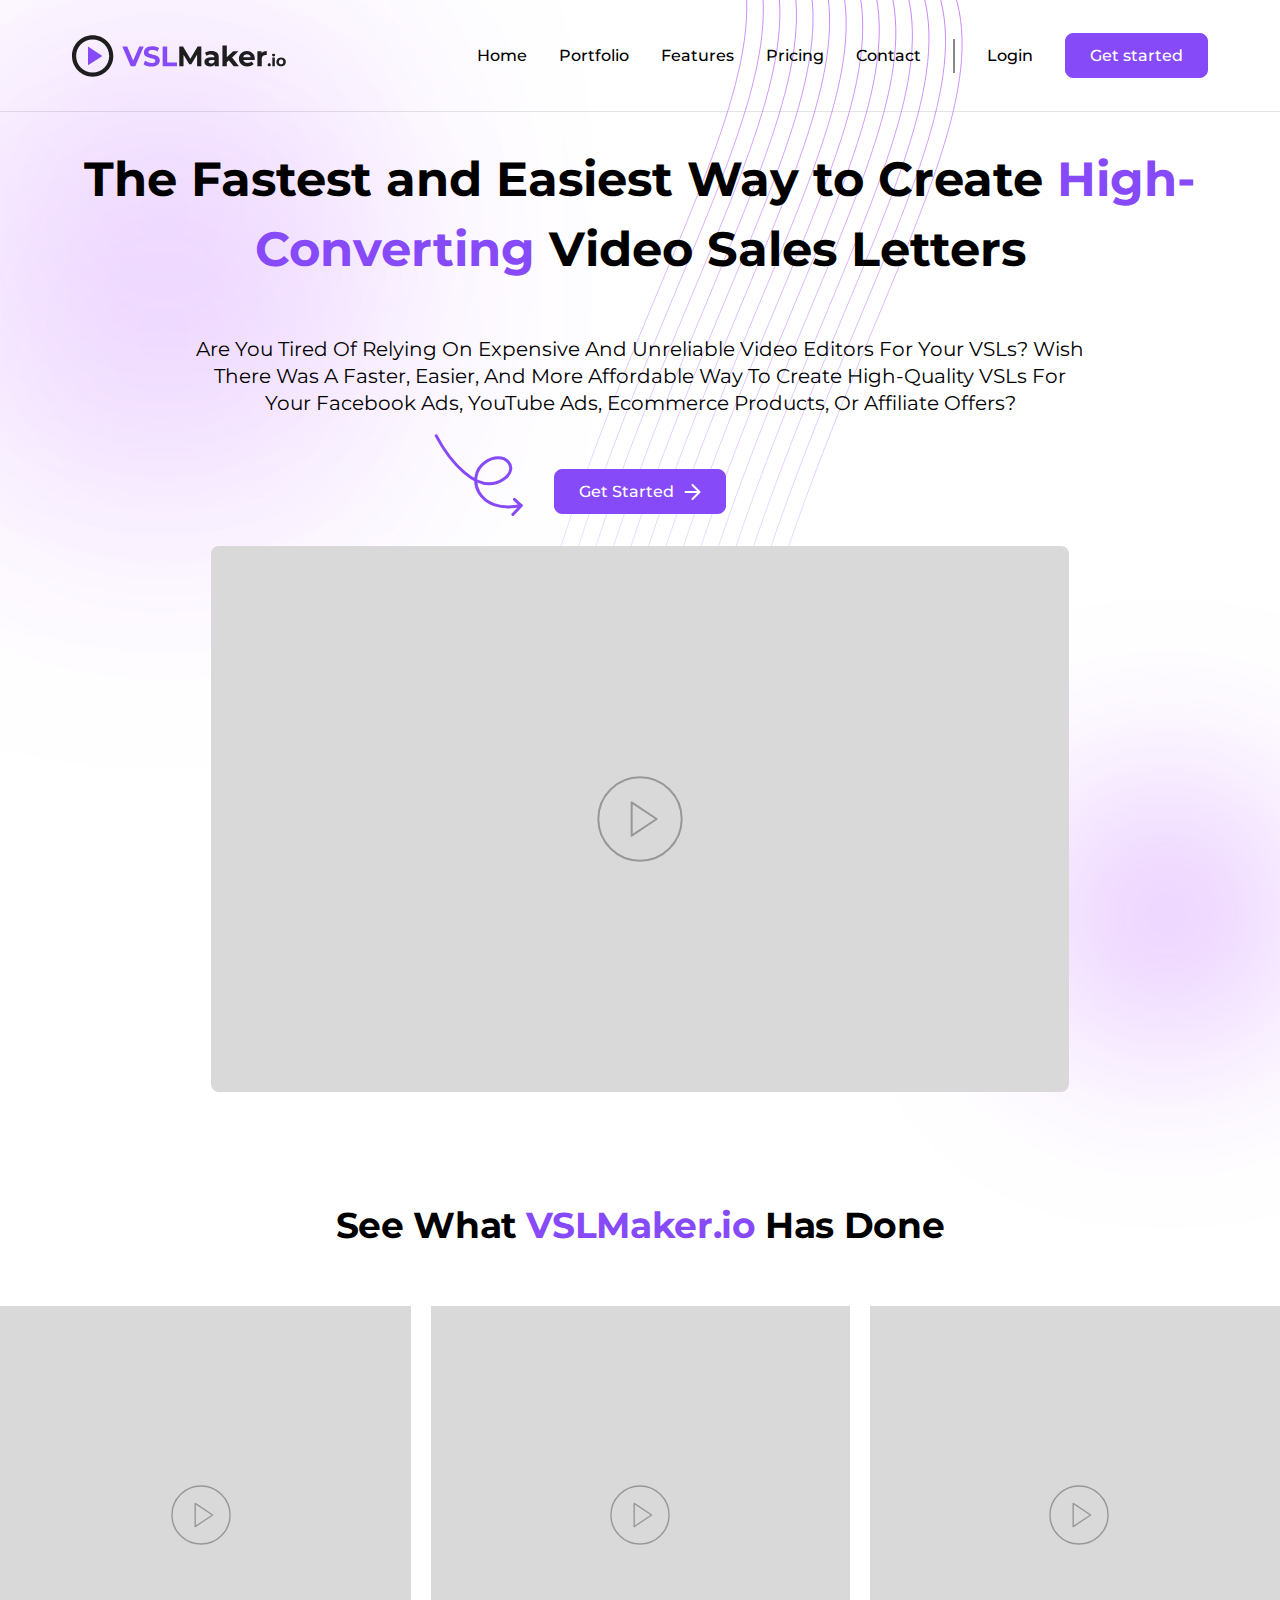
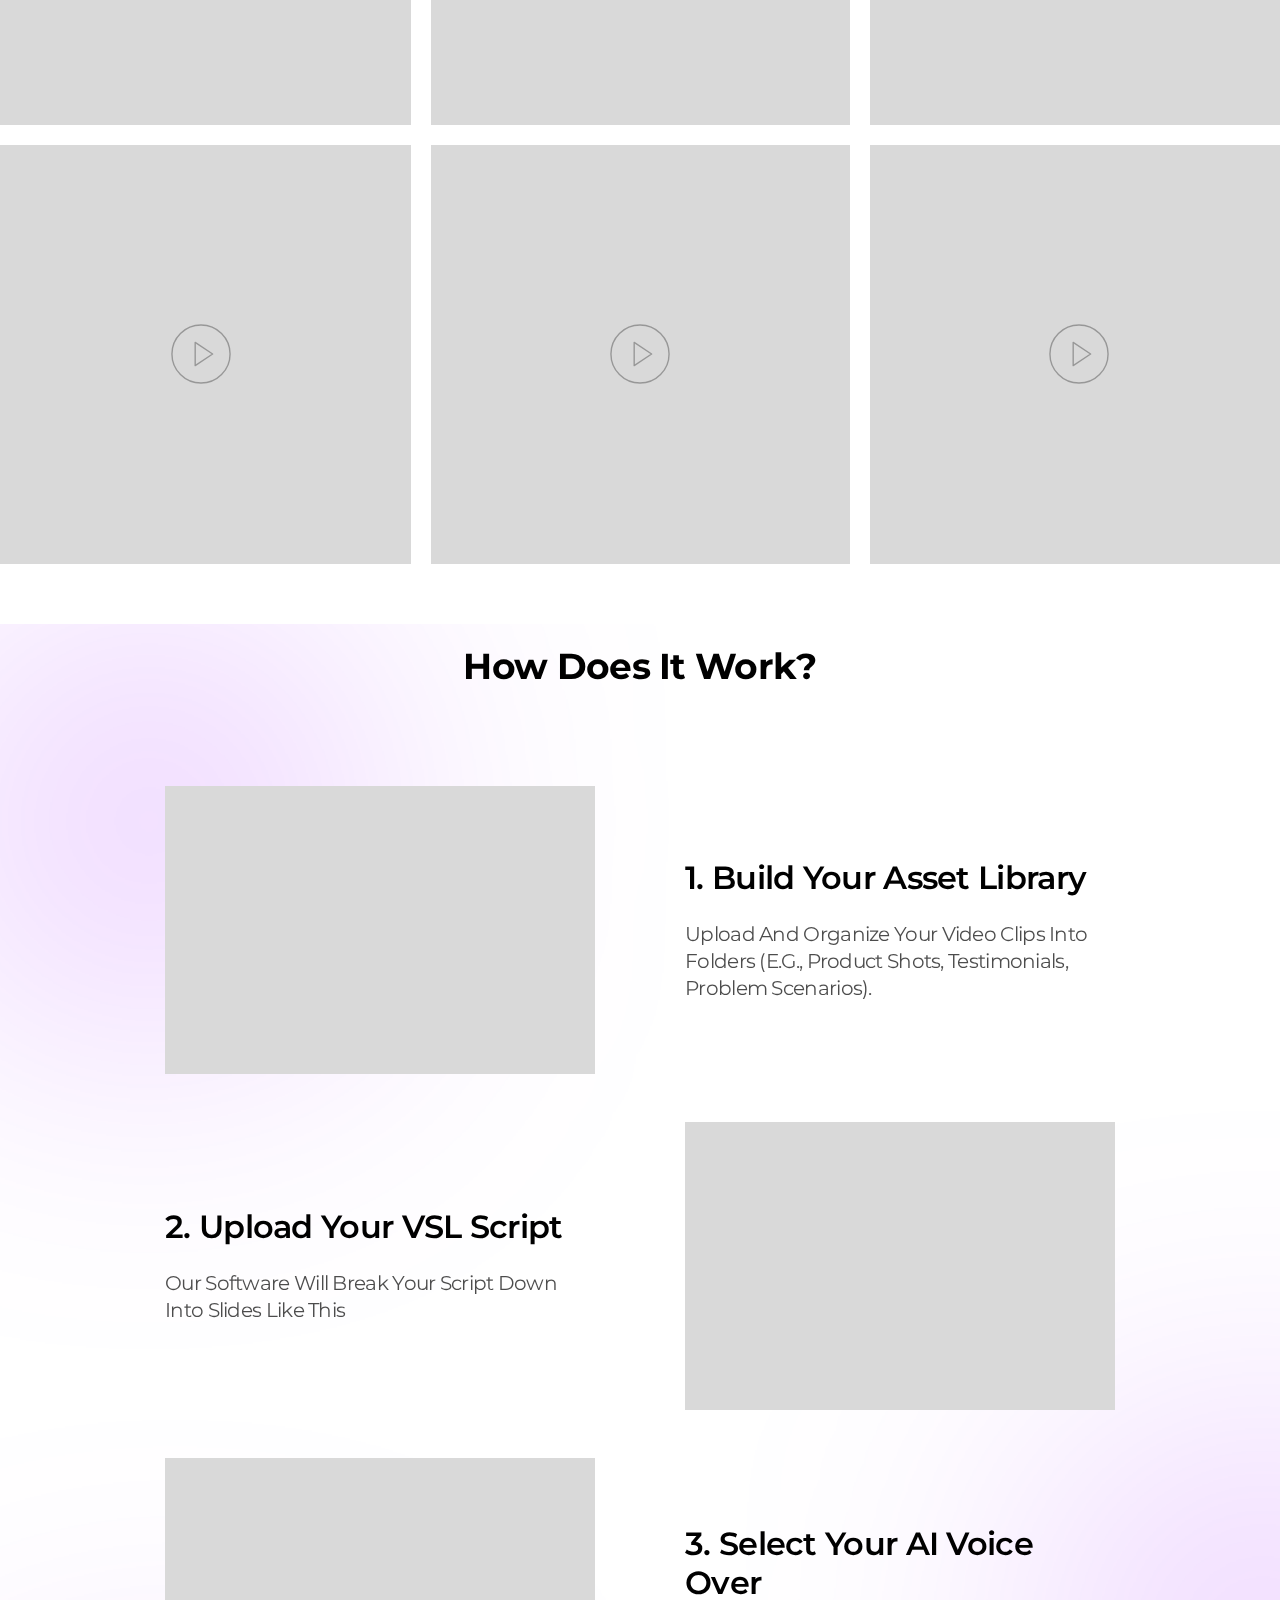
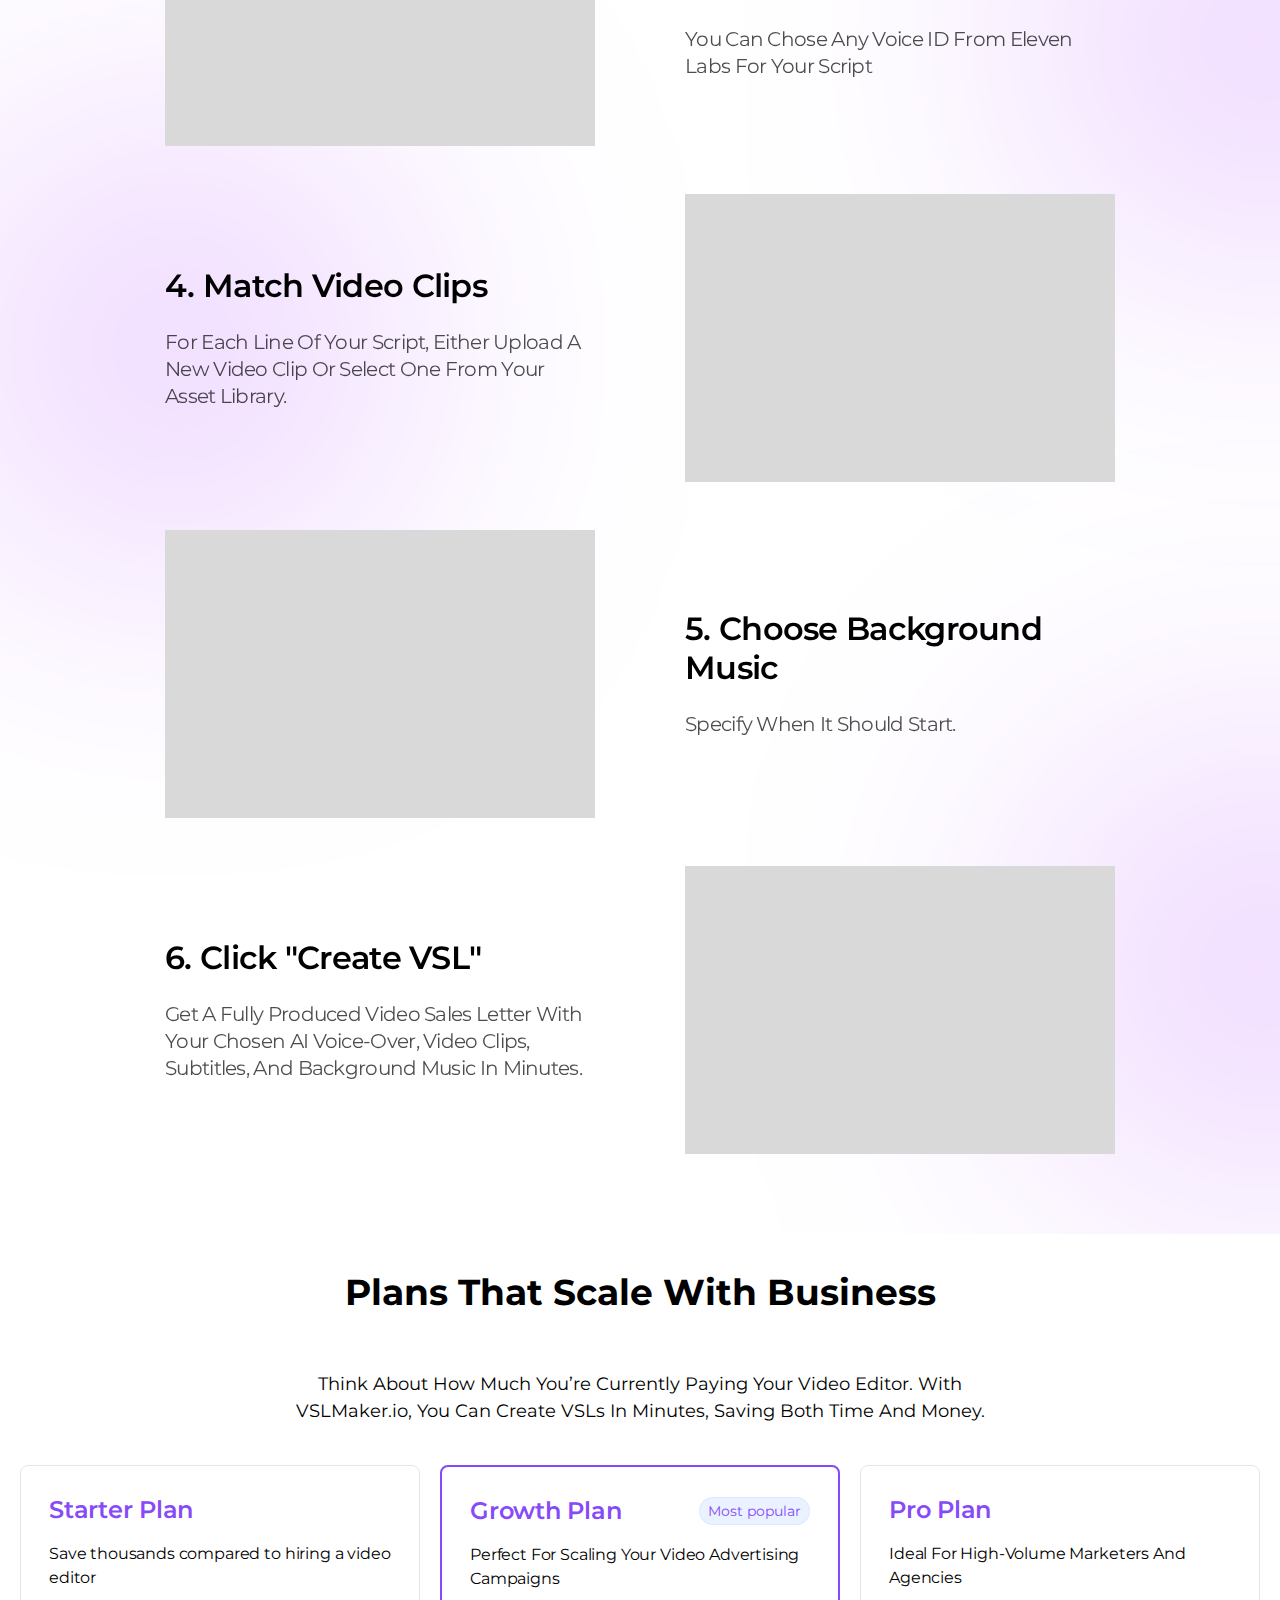
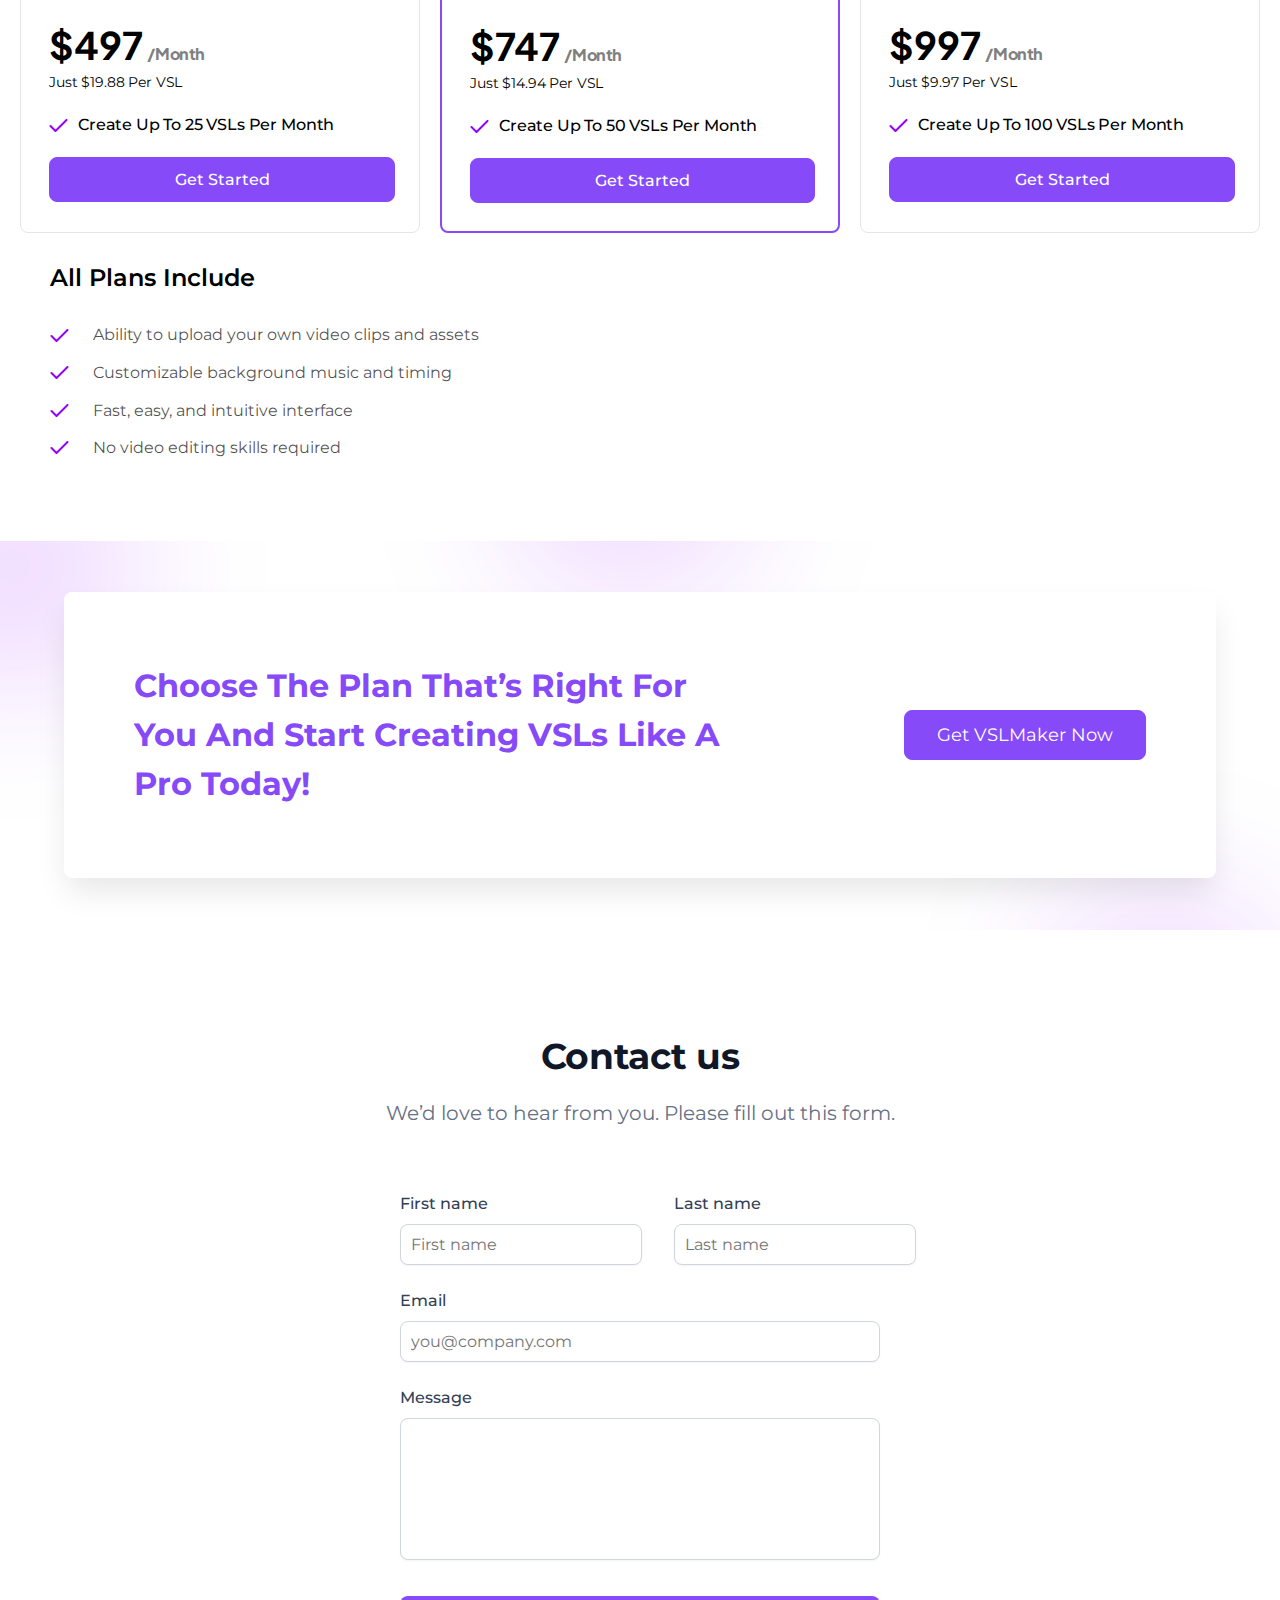
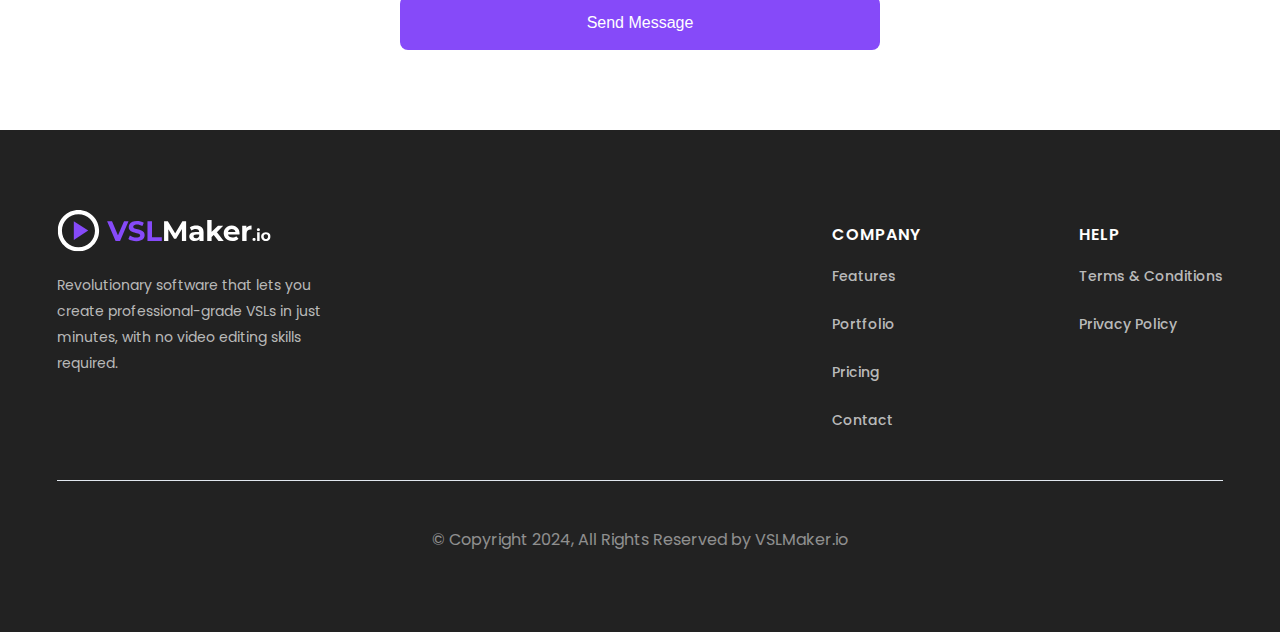
<file: index.html>
<!DOCTYPE html>
<html lang="en">
<head>
    <meta charset="UTF-8">
    <meta name="viewport" content="width=device-width, initial-scale=1.0">
    <meta http-equiv="Cache-Control" content="no-cache, no-store, must-revalidate">
    <meta http-equiv="Pragma" content="no-cache">
    <meta http-equiv="Expires" content="0">
    <title>Landing Page</title>
    <link rel="stylesheet" href="style.css?v=1.0.0">
</head>
<body>
    <div class="background">
        <img src="assets/background/Lines.svg" alt="lines" class="lines">
        <img src="assets/background/Ellipse 2.svg" alt="" class="ellipse2">
    </div>
    <header class="header">
        <img src="assets/background/Lines.svg" alt="lines" class="lines">
        <div class="container">
            <div class="logo">
                <svg width="42" height="42" viewBox="0 0 42 42" fill="none" xmlns="http://www.w3.org/2000/svg">
                    <path d="M20.656 4.47524C29.7859 4.47524 37.1807 11.8701 37.1807 21.0001C37.1807 30.13 29.7859 37.5248 20.656 37.5248C11.526 37.5248 4.13119 30.13 4.13119 21.0001C4.13119 11.8701 11.526 4.47524 20.656 4.47524ZM20.656 0.344055C9.25387 0.344055 0 9.59793 0 21.0001C0 32.4021 9.25387 41.656 20.656 41.656C32.058 41.656 41.3119 32.4021 41.3119 21.0001C41.3119 9.59793 32.058 0.344055 20.656 0.344055Z" fill="#1E1E1E"/>
                    <path d="M15.9877 11.5808L30.4055 20.9173L15.9877 30.2538V11.5808Z" fill="#864AF9"/>
                </svg>
                <svg width="164" height="22" viewBox="0 0 164 22" fill="none" xmlns="http://www.w3.org/2000/svg">
                    <path d="M8.76789 21.22L0.31189 1.62H5.21189L12.6039 18.98H9.71989L17.2239 1.62H21.7319L13.2479 21.22H8.76789ZM29.5284 21.556C27.9604 21.556 26.4577 21.3507 25.0204 20.94C23.583 20.5107 22.4257 19.96 21.5484 19.288L23.0884 15.872C23.9284 16.4694 24.9177 16.964 26.0564 17.356C27.2137 17.7294 28.3804 17.916 29.5564 17.916C30.4524 17.916 31.171 17.832 31.7124 17.664C32.2724 17.4774 32.683 17.2254 32.9444 16.908C33.2057 16.5907 33.3364 16.2267 33.3364 15.816C33.3364 15.2934 33.131 14.8827 32.7204 14.584C32.3097 14.2667 31.7684 14.0147 31.0964 13.828C30.4244 13.6227 29.6777 13.436 28.8564 13.268C28.0537 13.0814 27.2417 12.8574 26.4204 12.596C25.6177 12.3347 24.8804 11.9987 24.2084 11.588C23.5364 11.1774 22.9857 10.636 22.5564 9.964C22.1457 9.292 21.9404 8.4334 21.9404 7.388C21.9404 6.268 22.239 5.2507 22.8364 4.336C23.4524 3.4027 24.367 2.6654 25.5804 2.124C26.8124 1.564 28.3524 1.284 30.2004 1.284C31.4324 1.284 32.6457 1.4334 33.8404 1.732C35.035 2.012 36.0897 2.4414 37.0044 3.02L35.6044 6.464C34.6897 5.9414 33.775 5.5587 32.8604 5.316C31.9457 5.0547 31.0497 4.924 30.1724 4.924C29.295 4.924 28.5764 5.0267 28.0164 5.232C27.4564 5.4374 27.055 5.708 26.8124 6.044C26.5697 6.3614 26.4484 6.7347 26.4484 7.164C26.4484 7.668 26.6537 8.0787 27.0644 8.396C27.475 8.6947 28.0164 8.9374 28.6884 9.124C29.3604 9.3107 30.0977 9.4974 30.9004 9.684C31.7217 9.8707 32.5337 10.0854 33.3364 10.328C34.1577 10.5707 34.9044 10.8974 35.5764 11.308C36.2484 11.7187 36.7897 12.26 37.2004 12.932C37.6297 13.604 37.8444 14.4534 37.8444 15.48C37.8444 16.5814 37.5364 17.5894 36.9204 18.504C36.3044 19.4187 35.3804 20.156 34.1484 20.716C32.935 21.276 31.395 21.556 29.5284 21.556ZM40.6638 21.22V1.62H45.1998V17.524H55.028V21.22H40.6638Z" fill="#864AF9"/>
                    <path d="M57.282 21.22V1.61999H61.034L69.378 15.452H67.39L75.594 1.61999H79.318L79.374 21.22H75.118L75.09 8.14399H75.874L69.322 19.148H67.278L60.586 8.14399H61.538V21.22H57.282ZM92.676 21.22V18.28L92.396 17.636V12.372C92.396 11.4387 92.107 10.7107 91.528 10.188C90.968 9.66539 90.1 9.40399 88.924 9.40399C88.122 9.40399 87.3281 9.53469 86.5441 9.79599C85.7791 10.0387 85.126 10.3747 84.584 10.804L83.0161 7.75199C83.8381 7.17339 84.827 6.72539 85.984 6.40799C87.142 6.09069 88.318 5.93199 89.512 5.93199C91.808 5.93199 93.591 6.47339 94.86 7.55599C96.13 8.63869 96.764 10.328 96.764 12.624V21.22H92.676ZM88.084 21.444C86.908 21.444 85.9 21.248 85.06 20.856C84.22 20.4454 83.5761 19.8947 83.1281 19.204C82.6801 18.5134 82.456 17.7387 82.456 16.88C82.456 15.984 82.6711 15.2 83.1001 14.528C83.5481 13.856 84.248 13.3334 85.2 12.96C86.152 12.568 87.394 12.372 88.924 12.372H92.928V14.92H89.4C88.374 14.92 87.664 15.088 87.272 15.424C86.899 15.76 86.7121 16.18 86.7121 16.684C86.7121 17.244 86.927 17.692 87.356 18.028C87.804 18.3454 88.411 18.504 89.176 18.504C89.904 18.504 90.558 18.336 91.136 18C91.715 17.6454 92.135 17.132 92.396 16.46L93.068 18.476C92.751 19.4467 92.172 20.184 91.332 20.688C90.492 21.192 89.41 21.444 88.084 21.444ZM104.05 18.14L104.162 12.82L111.19 6.15599H116.398L109.65 13.016L107.382 14.864L104.05 18.14ZM100.438 21.22V0.444031H104.806V21.22H100.438ZM111.666 21.22L106.57 14.892L109.314 11.504L116.958 21.22H111.666ZM125.489 21.444C123.772 21.444 122.26 21.108 120.953 20.436C119.665 19.764 118.667 18.8494 117.957 17.692C117.248 16.516 116.893 15.1814 116.893 13.688C116.893 12.176 117.239 10.8414 117.929 9.68399C118.639 8.50799 119.6 7.59339 120.813 6.93999C122.027 6.26799 123.399 5.93199 124.929 5.93199C126.404 5.93199 127.729 6.24939 128.905 6.88399C130.1 7.49999 131.043 8.39599 131.733 9.57199C132.424 10.7294 132.769 12.12 132.769 13.744C132.769 13.912 132.76 14.108 132.741 14.332C132.723 14.5374 132.704 14.7334 132.685 14.92H120.449V12.372H130.389L128.709 13.128C128.709 12.344 128.551 11.6627 128.233 11.084C127.916 10.5054 127.477 10.0574 126.917 9.73999C126.357 9.40399 125.704 9.23599 124.957 9.23599C124.211 9.23599 123.548 9.40399 122.969 9.73999C122.409 10.0574 121.971 10.5147 121.653 11.112C121.336 11.6907 121.177 12.3814 121.177 13.184V13.856C121.177 14.6774 121.355 15.4054 121.709 16.04C122.083 16.656 122.596 17.132 123.249 17.468C123.921 17.7854 124.705 17.944 125.601 17.944C126.404 17.944 127.104 17.8227 127.701 17.58C128.317 17.3374 128.877 16.9734 129.381 16.488L131.705 19.008C131.015 19.792 130.147 20.3987 129.101 20.828C128.056 21.2387 126.852 21.444 125.489 21.444ZM135.397 21.22V6.15599H139.569V10.412L138.981 9.17999C139.429 8.11599 140.148 7.31339 141.137 6.77199C142.127 6.21199 143.331 5.93199 144.749 5.93199V9.96399C144.563 9.94539 144.395 9.93599 144.245 9.93599C144.096 9.91739 143.937 9.90799 143.769 9.90799C142.575 9.90799 141.604 10.2534 140.857 10.944C140.129 11.616 139.765 12.6707 139.765 14.108V21.22H135.397ZM147.256 21.348C146.829 21.348 146.461 21.204 146.152 20.916C145.853 20.6174 145.704 20.2387 145.704 19.78C145.704 19.3214 145.853 18.9534 146.152 18.676C146.461 18.388 146.829 18.244 147.256 18.244C147.693 18.244 148.061 18.388 148.36 18.676C148.658 18.9534 148.808 19.3214 148.808 19.78C148.808 20.2387 148.658 20.6174 148.36 20.916C148.061 21.204 147.693 21.348 147.256 21.348ZM150.339 21.22V12.612H152.835V21.22H150.339ZM151.587 11.412C151.129 11.412 150.755 11.2787 150.467 11.012C150.179 10.7454 150.035 10.4147 150.035 10.02C150.035 9.62539 150.179 9.29469 150.467 9.02799C150.755 8.76139 151.129 8.62799 151.587 8.62799C152.046 8.62799 152.419 8.75599 152.707 9.01199C152.995 9.25739 153.139 9.57739 153.139 9.97199C153.139 10.388 152.995 10.7347 152.707 11.012C152.43 11.2787 152.057 11.412 151.587 11.412ZM159.088 21.348C158.17 21.348 157.354 21.156 156.64 20.772C155.936 20.388 155.376 19.8654 154.96 19.204C154.554 18.532 154.352 17.7694 154.352 16.916C154.352 16.052 154.554 15.2894 154.96 14.628C155.376 13.956 155.936 13.4334 156.64 13.06C157.354 12.676 158.17 12.484 159.088 12.484C159.994 12.484 160.805 12.676 161.52 13.06C162.234 13.4334 162.794 13.9507 163.2 14.612C163.605 15.2734 163.808 16.0414 163.808 16.916C163.808 17.7694 163.605 18.532 163.2 19.204C162.794 19.8654 162.234 20.388 161.52 20.772C160.805 21.156 159.994 21.348 159.088 21.348ZM159.088 19.3C159.504 19.3 159.877 19.204 160.208 19.012C160.538 18.82 160.8 18.548 160.992 18.196C161.184 17.8334 161.28 17.4067 161.28 16.916C161.28 16.4147 161.184 15.988 160.992 15.636C160.8 15.284 160.538 15.012 160.208 14.82C159.877 14.628 159.504 14.532 159.088 14.532C158.672 14.532 158.298 14.628 157.968 14.82C157.637 15.012 157.37 15.284 157.168 15.636C156.976 15.988 156.88 16.4147 156.88 16.916C156.88 17.4067 156.976 17.8334 157.168 18.196C157.37 18.548 157.637 18.82 157.968 19.012C158.298 19.204 158.672 19.3 159.088 19.3Z" fill="#1E1E1E"/>
                </svg>
            </div>
            <div class="logo-small">
                <svg width="158" height="32" viewBox="0 0 158 32" fill="none" xmlns="http://www.w3.org/2000/svg">
                    <g clip-path="url(#clip0_92_1481)">
                    <path d="M14.6676 3.88034C21.1506 3.88034 26.4015 9.30387 26.4015 16C26.4015 22.6961 21.1506 28.1196 14.6676 28.1196C8.18446 28.1196 2.9335 22.6961 2.9335 16C2.9335 9.30387 8.18446 3.88034 14.6676 3.88034ZM14.6676 0.850433C6.57105 0.850433 0 7.63744 0 16C0 24.3625 6.57105 31.1495 14.6676 31.1495C22.764 31.1495 29.335 24.3625 29.335 16C29.335 7.63744 22.764 0.850433 14.6676 0.850433Z" fill="#1E1E1E"/>
                    <path d="M11.3527 9.09177L21.5906 15.9394L11.3527 22.787V9.09177Z" fill="#864AF9"/>
                    <path d="M43.5397 23.7453L37.3351 8.89118H40.9305L46.3544 22.0477H44.2382L49.7443 8.89118H53.052L46.8269 23.7453H43.5397ZM58.7727 24C57.6222 24 56.5196 23.8444 55.465 23.5331C54.4103 23.2078 53.5611 22.7904 52.9174 22.2811L54.0474 19.6923C54.6637 20.145 55.3896 20.5199 56.2251 20.8169C57.0743 21.0999 57.9304 21.2414 58.7933 21.2414C59.4507 21.2414 59.978 21.1777 60.3752 21.0504C60.7861 20.9089 61.0874 20.718 61.2792 20.4774C61.471 20.237 61.5669 19.9611 61.5669 19.6498C61.5669 19.2538 61.4161 18.9425 61.1149 18.7161C60.8135 18.4757 60.4163 18.2847 59.9233 18.1432C59.4302 17.9876 58.8823 17.8461 58.2796 17.7188C57.6907 17.5774 57.0949 17.4076 56.4922 17.2095C55.9032 17.0115 55.3623 16.7568 54.8692 16.4456C54.3761 16.1344 53.972 15.7241 53.657 15.2148C53.3557 14.7055 53.205 14.0548 53.205 13.2625C53.205 12.4137 53.4241 11.6428 53.8625 10.9495C54.3145 10.2422 54.9855 9.68345 55.8759 9.27314C56.7799 8.84874 57.9098 8.63654 59.2658 8.63654C60.1698 8.63654 61.0601 8.74976 61.9367 8.97606C62.8132 9.18826 63.5871 9.51369 64.2583 9.95219L63.231 12.5623C62.5598 12.1662 61.8887 11.8762 61.2176 11.6922C60.5464 11.4942 59.889 11.3952 59.2453 11.3952C58.6015 11.3952 58.0742 11.473 57.6633 11.6286C57.2524 11.7843 56.9579 11.9893 56.7799 12.244C56.6018 12.4845 56.5128 12.7674 56.5128 13.0928C56.5128 13.4747 56.6634 13.786 56.9648 14.0265C57.266 14.2528 57.6633 14.4368 58.1564 14.5782C58.6495 14.7197 59.1905 14.8612 59.7794 15.0026C60.3821 15.1441 60.9779 15.3068 61.5669 15.4907C62.1695 15.6746 62.7174 15.9222 63.2105 16.2334C63.7035 16.5446 64.1007 16.9549 64.4021 17.4642C64.7171 17.9734 64.8746 18.6172 64.8746 19.3952C64.8746 20.2299 64.6486 20.9938 64.1966 21.687C63.7446 22.3802 63.0666 22.939 62.1627 23.3634C61.2723 23.7878 60.1423 24 58.7727 24ZM66.9433 23.7453V8.89118H70.2716V20.9443H77.4831V23.7453H66.9433Z" fill="#864AF9"/>
                    <path d="M79.137 23.7453V8.89119H81.89L88.0124 19.374H86.5537L92.5734 8.89119H95.3059L95.347 23.7453H92.2241L92.2036 13.8355H92.7789L87.9713 22.175H86.4715L81.5613 13.8355H82.2598V23.7453H79.137ZM105.107 23.7453V21.5172L104.902 21.0292V17.0398C104.902 16.3324 104.69 15.7807 104.265 15.3846C103.854 14.9885 103.217 14.7904 102.354 14.7904C101.766 14.7904 101.183 14.8895 100.608 15.0875C100.047 15.2714 99.5675 15.5261 99.1698 15.8514L98.0193 13.5384C98.6225 13.0999 99.3481 12.7604 100.197 12.5198C101.047 12.2794 101.91 12.1591 102.786 12.1591C104.47 12.1591 105.779 12.5694 106.71 13.3899C107.642 14.2104 108.107 15.4907 108.107 17.2307V23.7453H105.107ZM101.738 23.9151C100.875 23.9151 100.135 23.7666 99.5191 23.4695C98.9028 23.1583 98.4302 22.7409 98.1015 22.2175C97.7728 21.6941 97.6084 21.107 97.6084 20.4562C97.6084 19.7772 97.7662 19.183 98.081 18.6737C98.4097 18.1644 98.9233 17.7684 99.6218 17.4854C100.32 17.1883 101.232 17.0398 102.354 17.0398H105.292V18.9708H102.704C101.951 18.9708 101.43 19.0981 101.142 19.3528C100.868 19.6074 100.731 19.9257 100.731 20.3077C100.731 20.7321 100.889 21.0716 101.204 21.3262C101.533 21.5668 101.978 21.687 102.539 21.687C103.073 21.687 103.553 21.5597 103.977 21.305C104.402 21.0363 104.71 20.6472 104.902 20.1379L105.395 21.6658C105.162 22.4014 104.738 22.9602 104.121 23.3422C103.505 23.7241 102.711 23.9151 101.738 23.9151ZM113.453 21.4111L113.535 17.3793L118.692 12.3289H122.513L117.562 17.5278L115.898 18.9284L113.453 21.4111ZM110.803 23.7453V7.99997H114.008V23.7453H110.803ZM119.041 23.7453L115.302 18.9496L117.316 16.3819L122.924 23.7453H119.041ZM129.184 23.9151C127.924 23.9151 126.815 23.6605 125.856 23.1512C124.911 22.6419 124.178 21.9488 123.657 21.0716C123.137 20.1803 122.877 19.1689 122.877 18.0371C122.877 16.8912 123.13 15.8798 123.637 15.0026C124.158 14.1114 124.863 13.4182 125.753 12.923C126.644 12.4137 127.65 12.1591 128.773 12.1591C129.855 12.1591 130.828 12.3997 131.69 12.8806C132.567 13.3474 133.259 14.0265 133.765 14.9177C134.273 15.7949 134.526 16.8488 134.526 18.0795C134.526 18.2069 134.519 18.3554 134.505 18.5252C134.492 18.6808 134.478 18.8294 134.464 18.9708H125.486V17.0398H132.779L131.547 17.6127C131.547 17.0185 131.431 16.5022 131.197 16.0636C130.965 15.6251 130.643 15.2856 130.232 15.0451C129.821 14.7904 129.342 14.6631 128.794 14.6631C128.246 14.6631 127.76 14.7904 127.335 15.0451C126.924 15.2856 126.603 15.6322 126.369 16.0848C126.137 16.5234 126.02 17.0469 126.02 17.6551V18.1644C126.02 18.7869 126.151 19.3387 126.41 19.8196C126.685 20.2865 127.061 20.6472 127.54 20.9018C128.033 21.1424 128.609 21.2626 129.266 21.2626C129.855 21.2626 130.369 21.1707 130.807 20.9867C131.259 20.8029 131.67 20.527 132.04 20.1591L133.745 22.0689C133.239 22.6631 132.602 23.1229 131.834 23.4483C131.067 23.7595 130.184 23.9151 129.184 23.9151ZM136.454 23.7453V12.3289H139.515V15.5543L139.084 14.6206C139.412 13.8143 139.94 13.206 140.666 12.7957C141.392 12.3713 142.276 12.1591 143.316 12.1591V15.2148C143.18 15.2007 143.056 15.1936 142.946 15.1936C142.837 15.1795 142.72 15.1724 142.597 15.1724C141.721 15.1724 141.008 15.4341 140.46 15.9575C139.926 16.4668 139.659 17.2661 139.659 18.3554V23.7453H136.454ZM145.156 23.8424C144.842 23.8424 144.572 23.7332 144.345 23.515C144.126 23.2887 144.017 23.0017 144.017 22.654C144.017 22.3065 144.126 22.0276 144.345 21.8173C144.572 21.5991 144.842 21.4899 145.156 21.4899C145.476 21.4899 145.746 21.5991 145.966 21.8173C146.184 22.0276 146.294 22.3065 146.294 22.654C146.294 23.0017 146.184 23.2887 145.966 23.515C145.746 23.7332 145.476 23.8424 145.156 23.8424ZM147.418 23.7453V17.2216H149.249V23.7453H147.418ZM148.333 16.3122C147.997 16.3122 147.723 16.2112 147.512 16.0091C147.3 15.807 147.195 15.5564 147.195 15.2573C147.195 14.9582 147.3 14.7076 147.512 14.5055C147.723 14.3034 147.997 14.2023 148.333 14.2023C148.67 14.2023 148.944 14.2993 149.155 14.4933C149.367 14.6793 149.472 14.9218 149.472 15.2209C149.472 15.5362 149.367 15.7989 149.155 16.0091C148.952 16.2112 148.678 16.3122 148.333 16.3122ZM153.837 23.8424C153.164 23.8424 152.565 23.6968 152.041 23.4058C151.524 23.1148 151.114 22.7187 150.808 22.2175C150.51 21.7082 150.362 21.1303 150.362 20.4835C150.362 19.8287 150.51 19.2508 150.808 18.7495C151.114 18.2402 151.524 17.8442 152.041 17.5612C152.565 17.2701 153.164 17.1246 153.837 17.1246C154.502 17.1246 155.097 17.2701 155.622 17.5612C156.146 17.8442 156.557 18.2362 156.854 18.7374C157.152 19.2386 157.301 19.8207 157.301 20.4835C157.301 21.1303 157.152 21.7082 156.854 22.2175C156.557 22.7187 156.146 23.1148 155.622 23.4058C155.097 23.6968 154.502 23.8424 153.837 23.8424ZM153.837 22.2902C154.142 22.2902 154.416 22.2175 154.659 22.072C154.901 21.9265 155.093 21.7203 155.234 21.4536C155.375 21.1788 155.446 20.8554 155.446 20.4835C155.446 20.1036 155.375 19.7802 155.234 19.5134C155.093 19.2467 154.901 19.0405 154.659 18.895C154.416 18.7495 154.142 18.6767 153.837 18.6767C153.532 18.6767 153.258 18.7495 153.015 18.895C152.773 19.0405 152.577 19.2467 152.428 19.5134C152.288 19.7802 152.217 20.1036 152.217 20.4835C152.217 20.8554 152.288 21.1788 152.428 21.4536C152.577 21.7203 152.773 21.9265 153.015 22.072C153.258 22.2175 153.532 22.2902 153.837 22.2902Z" fill="#1E1E1E"/>
                    </g>
                    <defs>
                    <clipPath id="clip0_92_1481">
                    <rect width="157.301" height="30.2991" fill="white" transform="translate(0 0.850433)"/>
                    </clipPath>
                    </defs>
                    </svg>                    
            </div>
            <div class="links">
                <div class="link">
                    <a href="#">Home</a>
                    <a href="#Portfolio">Portfolio</a>
                    <a href="#HowItWorks">Features</a>
                    <a href="#pricing">Pricing</a>
                    <a href="#contact">Contact</a>
                </div>
                <div class="line"></div>
                <div class="buttons">
                    <a href="VLSMaker/login/index.html">Login</a>
                    <a href="#" class="getStarted">Get started</a>
                </div>
            </div>
            <img src="assets/icons/Hamburger.svg" alt="menu" id="hamburger" class="hamburger">
            <div class="topbar" id="topbar">
                <div class="hamburger-menu">
                    <div class="links-topbar">
                        <a href="#">Home</a>
                        <a href="#Portfolio">Portfolio</a>
                        <a href="#HowItWorks">Features</a>
                        <a href="#pricing">Pricing</a>
                        <a href="#contact">Contact</a>
                    </div>
                </div>
            </div>
        </div>
    </header>
    <div class="hero">
        <img src="assets/background/Ellipse 2.svg" alt="" class="ellipse2 heroellipse">
        <img src="assets/background/Ellipse 2.svg" alt="" class="ellipse1">
        <div class="top">
            <div class="typography">
                <h1 class="h1hero">The Fastest and Easiest Way to Create <span class="highlight">High-<br>Converting</span> Video Sales Letters</h1>
                <p class="phero">Are You Tired Of Relying On Expensive And Unreliable Video Editors For Your VSLs? Wish <br> There Was A Faster, Easier, And More Affordable Way To Create High-Quality VSLs For <br> Your Facebook Ads, YouTube Ads, Ecommerce Products, Or Affiliate Offers?</p>
            </div>
            <div class="heroButton">
                <img src="assets/icons/Arrow.svg" alt="arrow" class="arrow">
                <a href="#" class="getStarted" id="heroButton">
                    Get Started
                    <img src="assets/icons/arrow-right.svg" alt="arrow-right">
                </a>
            </div>
        </div>
        <div class="PlaceholderContainer">
            <div class="Placeholder" id="heroPlaceholder">
                <img src="assets/icons/Play.svg" alt="play">
            </div>
        </div>
    </div>

    <div class="portfolio" id="Portfolio">
        <div class="portfoliotext">
            <h2>See What <br> <span class="highlight">VSLMaker.io</span> Has Done</h2>
        </div>
        <div class="grid">
            <div class="grid-container">
                <div class="grid-item"><img src="assets/icons/Play.svg" alt="play" class="img-size"></div>
                <div class="grid-item"><img src="assets/icons/Play.svg" alt="play" class="img-size"></div>
                <div class="grid-item"><img src="assets/icons/Play.svg" alt="play" class="img-size"></div>
                <div class="grid-item"><img src="assets/icons/Play.svg" alt="play" class="img-size"></div>
                <div class="grid-item"><img src="assets/icons/Play.svg" alt="play" class="img-size"></div>
                <div class="grid-item"><img src="assets/icons/Play.svg" alt="play" class="img-size"></div>
            </div>
        </div>
        <div class="mobi-slider">
            <div class="slider">
                <div class="slides">
                    <div class="slide"><div class="Placeholder">
                        <img src="assets/icons/Play.svg" alt="play"></div></div>
                    <div class="slide"><div class="Placeholder">
                        <img src="assets/icons/Play.svg" alt="play"></div></div>
                    <div class="slide"><div class="Placeholder">
                        <img src="assets/icons/Play.svg" alt="play"></div></div>
                    <div class="slide"><div class="Placeholder">
                        <img src="assets/icons/Play.svg" alt="play"></div></div>
                    <div class="slide"><div class="Placeholder">
                        <img src="assets/icons/Play.svg" alt="play"></div></div>
                    <div class="slide"><div class="Placeholder">
                        <img src="assets/icons/Play.svg" alt="play"></div></div>
                </div>
                <div class="slider-dots">
                    <span class="dot active"></span>
                    <span class="dot"></span>
                    <span class="dot"></span>
                    <span class="dot"></span>
                    <span class="dot"></span>
                    <span class="dot"></span>
                </div>
            </div>
        </div>
        
    </div>

    <div class="howitworks" id="HowItWorks">
        <img src="assets/background/Ellipse 2.svg" alt="" class="">
        <img src="assets/background/Ellipse 2.svg" alt="" class="">
        <img src="assets/background/Ellipse 2.svg" alt="" class="">
        <img src="assets/background/Ellipse 2.svg" alt="" class="">
        <img src="assets/background/Ellipse 2.svg" alt="" class="">
        <div class="hiw-heading-text">How does it <span class="highlight">work?</span><span>work?</span></div>
        <div class="hiw-container">
          <div class="hiw-element hiw-column">
            <div class="hiw-element-placeholder"></div>
            <div class="hiw-element-text-container">
                <div class="hiw-element-heading">
                    1. Build Your Asset Library
                </div>
                <div class="hiw-element-text">
                    Upload and organize your video clips into folders (e.g., product shots, testimonials, problem scenarios).
                </div>
            </div>
          </div>
          <div class="hiw-element hiw-flex hiw-column">
            <div class="hiw-element-placeholder"></div>
            <div class="hiw-element-text-container">
                <div class="hiw-element-heading">
                    2. Upload Your VSL Script
                </div>
                <div class="hiw-element-text">
                    Our software will break your script down into slides like this
                </div>
            </div>
          </div>
          <div class="hiw-element hiw-column">
            <div class="hiw-element-placeholder"></div>
            <div class="hiw-element-text-container">
                <div class="hiw-element-heading">
                    3. Select Your AI Voice Over
                </div>
                <div class="hiw-element-text">
                    You can chose any voice ID from eleven labs for your script
                </div>
            </div>
          </div>
          <div class="hiw-element hiw-flex hiw-column">
            <div class="hiw-element-placeholder"></div>
            <div class="hiw-element-text-container">
                <div class="hiw-element-heading">
                    4. Match Video Clips
                </div>
                <div class="hiw-element-text">
                    For each line of your script, either upload a new video clip or select one from your asset library.
                </div>
            </div>
          </div>
          <div class="hiw-element hiw-column">
            <div class="hiw-element-placeholder"></div>
            <div class="hiw-element-text-container">
                <div class="hiw-element-heading">
                    5. Choose Background Music
                </div>
                <div class="hiw-element-text">
                    Specify when it should start.
                </div>
            </div>
          </div>
          <div class="hiw-element hiw-flex hiw-column">
            <div class="hiw-element-placeholder"></div>
            <div class="hiw-element-text-container">
                <div class="hiw-element-heading">
                    6. Click "Create VSL"
                </div>
                <div class="hiw-element-text">
                    Get a fully produced video sales letter with your chosen AI voice-over, video clips, subtitles, and background music in minutes.
                </div>
            </div>
          </div>
        </div>
    </div>

    <div class="pricing" id="pricing">
        <div class="top">
            <p class="ptop-text">Plans That <span class="highlight">Scale</span><span>Scale</span> With Business</p>
            <p class="ptop-p">Think About How Much You’re Currently Paying Your Video Editor. With <br> VSLMaker.io, You Can Create VSLs In Minutes, Saving Both Time And Money.</p>
        </div>
        <div class="middle">
            <div class="p-cards-grid">
                <div class="p-cards-grid-container">
                    <div class="p-cards-grid-item">
                        <span class="highlight g-head">Starter Plan</span>
                        <p class="g-p">Save thousands compared to hiring a video editor</p>
                        <div class="price">
                            <span><span class="bold-size">$497</span> <span class="font">/Month</span><span><br>
                                <span class="price-promo">Just $19.88 Per VSL</span>
                        </div>
                        <div class="benefits">
                            <img src="assets/icons/check.svg" alt="">
                            <span class="benefits-text">Create Up To 25 VSLs Per Month</span>
                        </div>
                        <a href="#" class="p-button">Get Started</a>
                    </div>
                    <div class="p-cards-grid-item mid">
                        <div class="mp">
                            <span class="highlight g-head">Growth Plan</span>
                            <span class="hype">Most popular</span>
                        </div>
                        <p class="g-p">Perfect For Scaling Your Video Advertising Campaigns</p>
                        <div class="price">
                            <span><span class="bold-size">$747</span> <span class="font">/Month</span><span><br>
                                <span class="price-promo">Just $14.94 Per VSL</span>
                        </div>
                        <div class="benefits">
                            <img src="assets/icons/check.svg" alt="">
                            <span class="benefits-text">Create Up To 50 VSLs Per Month</span>
                        </div>
                        <a href="#" class="p-button">Get Started</a>
                    </div>
                    <div class="p-cards-grid-item">
                        <span class="highlight g-head">Pro Plan</span>
                        <p class="g-p">Ideal For High-Volume Marketers And Agencies</p>
                        <div class="price">
                            <span><span class="bold-size">$997</span> <span class="font">/Month</span><span><br>
                                <span class="price-promo">Just $9.97 Per VSL</span>
                        </div>
                        <div class="benefits">
                            <img src="assets/icons/check.svg" alt="">
                            <span class="benefits-text">Create Up To 100 VSLs Per Month</span>
                        </div>
                        <a href="#" class="p-button">Get Started</a>
                    </div>
                    <div class="bottom">
                        <div class="bottom-heading">All Plans Include</div>
                        <div class="more-benefits">
                            <div class="more-benefits-items">
                                <img src="assets/icons/check.svg" alt="">
                                <span class="more-benefits-text">Ability to upload your own video clips and assets</span>
                            </div>
                            <div class="more-benefits-items">
                                <img src="assets/icons/check.svg" alt="">
                                <span class="more-benefits-text">Customizable background music and timing</span>
                            </div>
                            <div class="more-benefits-items">
                                <img src="assets/icons/check.svg" alt="">
                                <span class="more-benefits-text">Fast, easy, and intuitive interface</span>
                            </div>
                            <div class="more-benefits-items">
                                <img src="assets/icons/check.svg" alt="">
                                <span class="more-benefits-text">No video editing skills required</span>
                            </div>
                        </div>
                    </div>
                </div>
                
            </div>
        </div>
    </div>

    <div class="cta" id="cta">
        <img src="assets/background/Ellipse 2.svg" alt="" class="cta-circle cc1">
        <img src="assets/background/Ellipse 2.svg" alt="" class="cta-circle cc2">
        <img src="assets/background/Ellipse 2.svg" alt="" class="cta-circle cc3">
        <div class="cta-content-wrapper">
            <div class="cta-content">
                <span class="cta-text">Choose The Plan That’s Right For <br> You And Start Creating VSLs Like A <br>Pro Today!</span>
                <a href="#" class="cta-button">Get VSLMaker Now</a>
            </div>
        </div>
    </div>

   <div class="contact-section-wrapper" id="contact">
    <div class="contact-section">
        <h1>Contact us</h1>
        <p>We’d love to hear from you. Please fill out this form.</p>
        <form class="contact-form">
            <div class="form-row">
                <div class="form-group">
                    <label for="first-name">First name</label>
                    <input type="text" id="first-name" placeholder="First name">
                </div>
                <div class="form-group">
                    <label for="last-name">Last name</label>
                    <input type="text" id="last-name" placeholder="Last name">
                </div>
            </div>
            <div class="form-group">
                <label for="email">Email</label>
                <input type="email" id="email" placeholder="you@company.com">
            </div>
            <div class="form-group">
                <label for="message">Message</label>
                <textarea id="message" placeholder=""></textarea>
            </div>
            <button type="submit">Send Message</button>
        </form>
    </div>
   </div>

   <div class="footer-wrapper">
    <footer class="footer">
        <div class="footer-content">
            <div class="footer-branding">
                <div class="logo" id="footer-logo">
                    <svg width="214" height="42" viewBox="0 0 214 42" fill="none" xmlns="http://www.w3.org/2000/svg">
                        <g clip-path="url(#clip0_116_24)">
                        <path d="M21.456 4.13119C30.5859 4.13119 37.9807 11.526 37.9807 20.656C37.9807 29.7859 30.5859 37.1807 21.456 37.1807C12.326 37.1807 4.93118 29.7859 4.93118 20.656C4.93118 11.526 12.326 4.13119 21.456 4.13119ZM21.456 0C10.0539 0 0.799988 9.25387 0.799988 20.656C0.799988 32.058 10.0539 41.3119 21.456 41.3119C32.858 41.3119 42.1119 32.058 42.1119 20.656C42.1119 9.25387 32.858 0 21.456 0Z" fill="white"/>
                        <path d="M16.7878 11.2368L31.2056 20.5733L16.7878 29.9098V11.2368Z" fill="#864AF9"/>
                        <path d="M58.5679 30.8759L50.1119 11.2759H55.0119L62.4039 28.6359H59.5199L67.0239 11.2759H71.5319L63.0479 30.8759H58.5679ZM79.3284 31.2119C77.7604 31.2119 76.2577 31.0066 74.8204 30.5959C73.383 30.1666 72.2257 29.6159 71.3484 28.9439L72.8884 25.5279C73.7284 26.1253 74.7177 26.6199 75.8564 27.0119C77.0137 27.3853 78.1804 27.5719 79.3564 27.5719C80.2524 27.5719 80.971 27.4879 81.5124 27.3199C82.0724 27.1333 82.483 26.8813 82.7444 26.5639C83.0057 26.2466 83.1364 25.8826 83.1364 25.4719C83.1364 24.9493 82.931 24.5386 82.5204 24.2399C82.1097 23.9226 81.5684 23.6706 80.8964 23.4839C80.2244 23.2786 79.4777 23.0919 78.6564 22.9239C77.8537 22.7373 77.0417 22.5133 76.2204 22.2519C75.4177 21.9906 74.6804 21.6546 74.0084 21.2439C73.3364 20.8333 72.7857 20.2919 72.3564 19.6199C71.9457 18.9479 71.7404 18.0893 71.7404 17.0439C71.7404 15.9239 72.039 14.9066 72.6364 13.9919C73.2524 13.0586 74.167 12.3213 75.3804 11.7799C76.6124 11.2199 78.1524 10.9399 80.0004 10.9399C81.2324 10.9399 82.4457 11.0893 83.6404 11.3879C84.835 11.6679 85.8897 12.0973 86.8044 12.6759L85.4044 16.1199C84.4897 15.5973 83.575 15.2146 82.6604 14.9719C81.7457 14.7106 80.8497 14.5799 79.9724 14.5799C79.095 14.5799 78.3764 14.6826 77.8164 14.8879C77.2564 15.0933 76.855 15.3639 76.6124 15.6999C76.3697 16.0173 76.2484 16.3906 76.2484 16.8199C76.2484 17.3239 76.4537 17.7346 76.8644 18.0519C77.275 18.3506 77.8164 18.5933 78.4884 18.7799C79.1604 18.9666 79.8977 19.1533 80.7004 19.3399C81.5217 19.5266 82.3337 19.7413 83.1364 19.9839C83.9577 20.2266 84.7044 20.5533 85.3764 20.9639C86.0484 21.3746 86.5897 21.9159 87.0004 22.5879C87.4297 23.2599 87.6444 24.1093 87.6444 25.1359C87.6444 26.2373 87.3364 27.2453 86.7204 28.1599C86.1044 29.0746 85.1804 29.8119 83.9484 30.3719C82.735 30.9319 81.195 31.2119 79.3284 31.2119ZM90.4638 30.8759V11.2759H94.9998V27.1799H104.828V30.8759H90.4638Z" fill="#864AF9"/>
                        <path d="M107.082 30.8761V11.2761H110.834L119.178 25.1081H117.19L125.394 11.2761H129.118L129.174 30.8761H124.918L124.89 17.8001H125.674L119.122 28.8041H117.078L110.386 17.8001H111.338V30.8761H107.082ZM142.476 30.8761V27.9361L142.196 27.2921V22.0281C142.196 21.0948 141.907 20.3668 141.328 19.8441C140.768 19.3215 139.9 19.0601 138.724 19.0601C137.922 19.0601 137.128 19.1908 136.344 19.4521C135.579 19.6948 134.926 20.0308 134.384 20.4601L132.816 17.4081C133.638 16.8295 134.627 16.3815 135.784 16.0641C136.942 15.7468 138.118 15.5881 139.312 15.5881C141.608 15.5881 143.391 16.1295 144.66 17.2121C145.93 18.2948 146.564 19.9841 146.564 22.2801V30.8761H142.476ZM137.884 31.1001C136.708 31.1001 135.7 30.9041 134.86 30.5121C134.02 30.1015 133.376 29.5508 132.928 28.8601C132.48 28.1695 132.256 27.3948 132.256 26.5361C132.256 25.6401 132.471 24.8561 132.9 24.1841C133.348 23.5121 134.048 22.9895 135 22.6161C135.952 22.2241 137.194 22.0281 138.724 22.0281H142.728V24.5761H139.2C138.174 24.5761 137.464 24.7441 137.072 25.0801C136.699 25.4161 136.512 25.8361 136.512 26.3401C136.512 26.9001 136.727 27.3481 137.156 27.6841C137.604 28.0015 138.211 28.1601 138.976 28.1601C139.704 28.1601 140.358 27.9921 140.936 27.6561C141.515 27.3015 141.935 26.7881 142.196 26.1161L142.868 28.1321C142.551 29.1028 141.972 29.8401 141.132 30.3441C140.292 30.8481 139.21 31.1001 137.884 31.1001ZM153.85 27.7961L153.962 22.4761L160.99 15.8121H166.198L159.45 22.6721L157.182 24.5201L153.85 27.7961ZM150.238 30.8761V10.1001H154.606V30.8761H150.238ZM161.466 30.8761L156.37 24.5481L159.114 21.1601L166.758 30.8761H161.466ZM175.289 31.1001C173.572 31.1001 172.06 30.7641 170.753 30.0921C169.465 29.4201 168.467 28.5055 167.757 27.3481C167.048 26.1721 166.693 24.8375 166.693 23.3441C166.693 21.8321 167.039 20.4975 167.729 19.3401C168.439 18.1641 169.4 17.2495 170.613 16.5961C171.827 15.9241 173.199 15.5881 174.729 15.5881C176.204 15.5881 177.529 15.9055 178.705 16.5401C179.9 17.1561 180.843 18.0521 181.533 19.2281C182.224 20.3855 182.569 21.7761 182.569 23.4001C182.569 23.5681 182.56 23.7641 182.541 23.9881C182.523 24.1935 182.504 24.3895 182.485 24.5761H170.249V22.0281H180.189L178.509 22.7841C178.509 22.0001 178.351 21.3188 178.033 20.7401C177.716 20.1615 177.277 19.7135 176.717 19.3961C176.157 19.0601 175.504 18.8921 174.757 18.8921C174.011 18.8921 173.348 19.0601 172.769 19.3961C172.209 19.7135 171.771 20.1708 171.453 20.7681C171.136 21.3468 170.977 22.0375 170.977 22.8401V23.5121C170.977 24.3335 171.155 25.0615 171.509 25.6961C171.883 26.3121 172.396 26.7881 173.049 27.1241C173.721 27.4415 174.505 27.6001 175.401 27.6001C176.204 27.6001 176.904 27.4788 177.501 27.2361C178.117 26.9935 178.677 26.6295 179.181 26.1441L181.505 28.6641C180.815 29.4481 179.947 30.0548 178.901 30.4841C177.856 30.8948 176.652 31.1001 175.289 31.1001ZM185.197 30.8761V15.8121H189.369V20.0681L188.781 18.8361C189.229 17.7721 189.948 16.9695 190.937 16.4281C191.927 15.8681 193.131 15.5881 194.549 15.5881V19.6201C194.363 19.6015 194.195 19.5921 194.045 19.5921C193.896 19.5735 193.737 19.5641 193.569 19.5641C192.375 19.5641 191.404 19.9095 190.657 20.6001C189.929 21.2721 189.565 22.3268 189.565 23.7641V30.8761H185.197ZM197.056 31.0041C196.629 31.0041 196.261 30.8601 195.952 30.5721C195.653 30.2735 195.504 29.8948 195.504 29.4361C195.504 28.9775 195.653 28.6095 195.952 28.3321C196.261 28.0441 196.629 27.9001 197.056 27.9001C197.493 27.9001 197.861 28.0441 198.16 28.3321C198.458 28.6095 198.608 28.9775 198.608 29.4361C198.608 29.8948 198.458 30.2735 198.16 30.5721C197.861 30.8601 197.493 31.0041 197.056 31.0041ZM200.139 30.8761V22.2681H202.635V30.8761H200.139ZM201.387 21.0681C200.929 21.0681 200.555 20.9348 200.267 20.6681C199.979 20.4015 199.835 20.0708 199.835 19.6761C199.835 19.2815 199.979 18.9508 200.267 18.6841C200.555 18.4175 200.929 18.2841 201.387 18.2841C201.846 18.2841 202.219 18.4121 202.507 18.6681C202.795 18.9135 202.939 19.2335 202.939 19.6281C202.939 20.0441 202.795 20.3908 202.507 20.6681C202.23 20.9348 201.857 21.0681 201.387 21.0681ZM208.888 31.0041C207.97 31.0041 207.154 30.8121 206.44 30.4281C205.736 30.0441 205.176 29.5215 204.76 28.8601C204.354 28.1881 204.152 27.4255 204.152 26.5721C204.152 25.7081 204.354 24.9455 204.76 24.2841C205.176 23.6121 205.736 23.0895 206.44 22.7161C207.154 22.3321 207.97 22.1401 208.888 22.1401C209.794 22.1401 210.605 22.3321 211.32 22.7161C212.034 23.0895 212.594 23.6068 213 24.2681C213.405 24.9295 213.608 25.6975 213.608 26.5721C213.608 27.4255 213.405 28.1881 213 28.8601C212.594 29.5215 212.034 30.0441 211.32 30.4281C210.605 30.8121 209.794 31.0041 208.888 31.0041ZM208.888 28.9561C209.304 28.9561 209.677 28.8601 210.008 28.6681C210.338 28.4761 210.6 28.2041 210.792 27.8521C210.984 27.4895 211.08 27.0628 211.08 26.5721C211.08 26.0708 210.984 25.6441 210.792 25.2921C210.6 24.9401 210.338 24.6681 210.008 24.4761C209.677 24.2841 209.304 24.1881 208.888 24.1881C208.472 24.1881 208.098 24.2841 207.768 24.4761C207.437 24.6681 207.17 24.9401 206.968 25.2921C206.776 25.6441 206.68 26.0708 206.68 26.5721C206.68 27.0628 206.776 27.4895 206.968 27.8521C207.17 28.2041 207.437 28.4761 207.768 28.6681C208.098 28.8601 208.472 28.9561 208.888 28.9561Z" fill="white"/>
                        </g>
                        <defs>
                        <clipPath id="clip0_116_24">
                        <rect width="212.808" height="41.3119" fill="white" transform="translate(0.799988)"/>
                        </clipPath>
                        </defs>
                        </svg>
                        
                </div>
                <p class="tagline">Revolutionary software that lets you create professional-grade VSLs in just minutes, with no video editing skills required.</p>
            </div>
            <div class="footer-links">
                <div class="footer-column">
                    <h3>COMPANY</h3>
                    <ul>
                        <li><a href="#HowItWorks">Features</a></li>
                        <li><a href="#Portfolio">Portfolio</a></li>
                        <li><a href="#pricing">Pricing</a></li>
                        <li><a href="#contact">Contact</a></li>
                    </ul>
                </div>
                <div class="footer-column">
                    <h3>HELP</h3>
                    <ul>
                        <li><a href="#">Terms & Conditions</a></li>
                        <li><a href="#">Privacy Policy</a></li>
                    </ul>
                </div>
            </div>
        </div>
        <div class="copyright">
            © Copyright 2024, All Rights Reserved by VSLMaker.io
        </div>
    </footer>
   </div>
   
   <script src="script.js"></script>
</body>
</html>
</file>
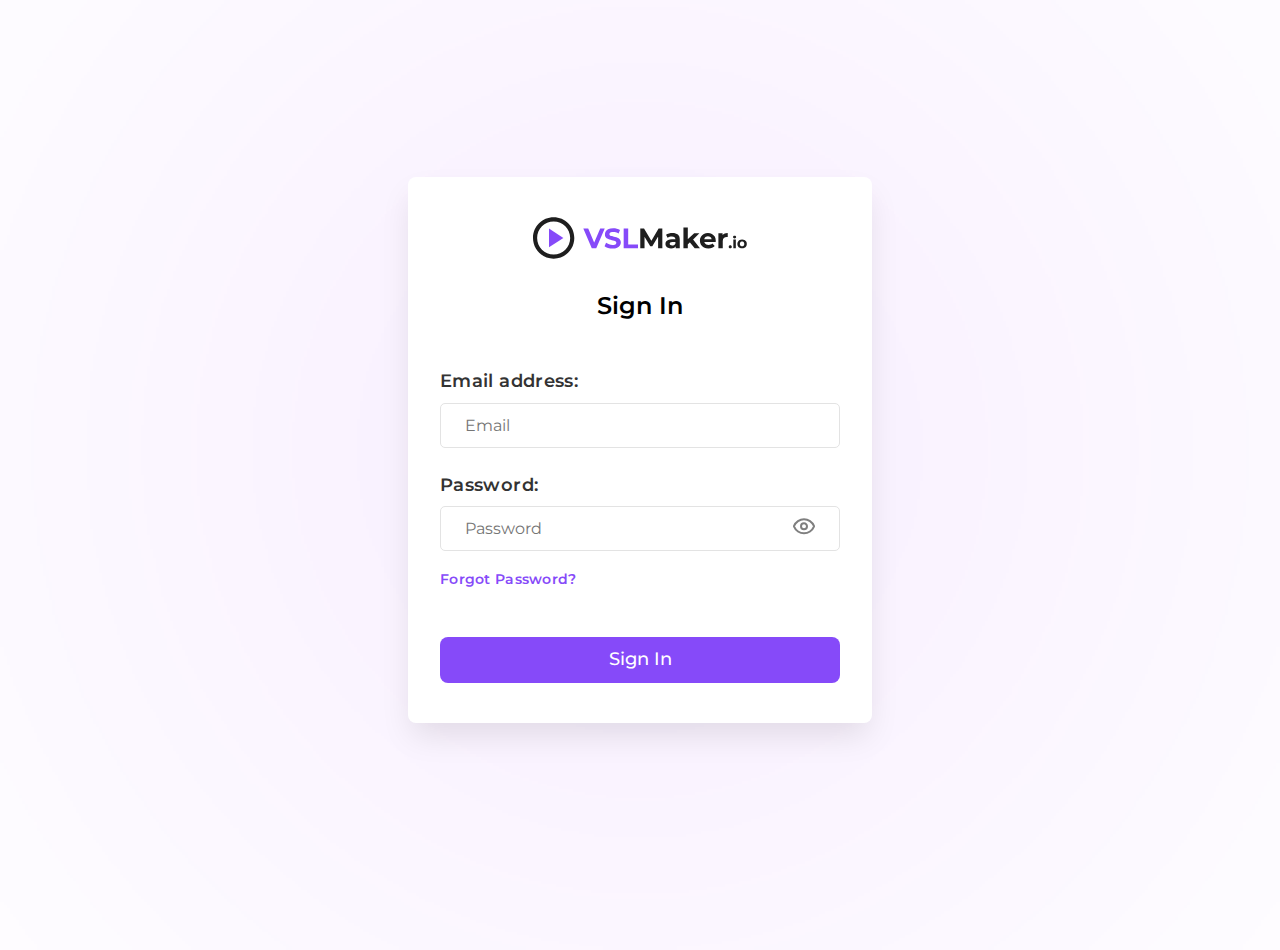
<file: login/index.html>
<!DOCTYPE html>
<html lang="en">
<head>
    <meta charset="UTF-8">
    <meta name="viewport" content="width=device-width, initial-scale=1.0">
    <meta http-equiv="Cache-Control" content="no-cache, no-store, must-revalidate">
    <meta http-equiv="Pragma" content="no-cache">
    <meta http-equiv="Expires" content="0">
    <title>Login</title>
    <link rel="stylesheet" href="style.css">
</head>
<body>
    <div style="
        width: 100vw; 
        height: 100vh;
        display: flex;
        justify-content: center;
        align-items: center;
        position: relative;
        ">
        <img src="assets/background/Ellipse 2.svg" alt="" style="
            position: absolute;
            z-index: -1;
            width: 1000px;
            height: auto;
            filter: blur(400px);
            opacity: 35%;
        ">
        <div class="form-container" style="
            width: 400px;
            padding: 40px 32px;
            background: white;
            border-radius: 8px;
            box-shadow: 0px 4px 4px -4px #0C0C0D0D;
            box-shadow: 0px 16px 32px -4px #0C0C0D1A;">
            <form action="" style="
                display: flex;
                flex-direction: column;
                row-gap: 48px;
                ">
                <div class="logo" style="
                    display: flex;
                    align-items: center;
                    row-gap: 32px;
                    flex-direction: column;">
                    <div style="
                        display: flex;
                        align-items: center;">
                        <svg width="42" height="42" viewBox="0 0 42 42" fill="none" style="margin-right: 8px" xmlns="http://www.w3.org/2000/svg">
                            <path d="M20.656 4.47524C29.7859 4.47524 37.1807 11.8701 37.1807 21.0001C37.1807 30.13 29.7859 37.5248 20.656 37.5248C11.526 37.5248 4.13119 30.13 4.13119 21.0001C4.13119 11.8701 11.526 4.47524 20.656 4.47524ZM20.656 0.344055C9.25387 0.344055 0 9.59793 0 21.0001C0 32.4021 9.25387 41.656 20.656 41.656C32.058 41.656 41.3119 32.4021 41.3119 21.0001C41.3119 9.59793 32.058 0.344055 20.656 0.344055Z" fill="#1E1E1E"/>
                            <path d="M15.9877 11.5808L30.4055 20.9173L15.9877 30.2538V11.5808Z" fill="#864AF9"/>
                            </svg>
                            
                            <svg width="164" height="22" viewBox="0 0 164 22" fill="none" xmlns="http://www.w3.org/2000/svg">
                                <path d="M8.76789 21.22L0.31189 1.62H5.21189L12.6039 18.98H9.71989L17.2239 1.62H21.7319L13.2479 21.22H8.76789ZM29.5284 21.556C27.9604 21.556 26.4577 21.3507 25.0204 20.94C23.583 20.5107 22.4257 19.96 21.5484 19.288L23.0884 15.872C23.9284 16.4694 24.9177 16.964 26.0564 17.356C27.2137 17.7294 28.3804 17.916 29.5564 17.916C30.4524 17.916 31.171 17.832 31.7124 17.664C32.2724 17.4774 32.683 17.2254 32.9444 16.908C33.2057 16.5907 33.3364 16.2267 33.3364 15.816C33.3364 15.2934 33.131 14.8827 32.7204 14.584C32.3097 14.2667 31.7684 14.0147 31.0964 13.828C30.4244 13.6227 29.6777 13.436 28.8564 13.268C28.0537 13.0814 27.2417 12.8574 26.4204 12.596C25.6177 12.3347 24.8804 11.9987 24.2084 11.588C23.5364 11.1774 22.9857 10.636 22.5564 9.964C22.1457 9.292 21.9404 8.4334 21.9404 7.388C21.9404 6.268 22.239 5.2507 22.8364 4.336C23.4524 3.4027 24.367 2.6654 25.5804 2.124C26.8124 1.564 28.3524 1.284 30.2004 1.284C31.4324 1.284 32.6457 1.4334 33.8404 1.732C35.035 2.012 36.0897 2.4414 37.0044 3.02L35.6044 6.464C34.6897 5.9414 33.775 5.5587 32.8604 5.316C31.9457 5.0547 31.0497 4.924 30.1724 4.924C29.295 4.924 28.5764 5.0267 28.0164 5.232C27.4564 5.4374 27.055 5.708 26.8124 6.044C26.5697 6.3614 26.4484 6.7347 26.4484 7.164C26.4484 7.668 26.6537 8.0787 27.0644 8.396C27.475 8.6947 28.0164 8.9374 28.6884 9.124C29.3604 9.3107 30.0977 9.4974 30.9004 9.684C31.7217 9.8707 32.5337 10.0854 33.3364 10.328C34.1577 10.5707 34.9044 10.8974 35.5764 11.308C36.2484 11.7187 36.7897 12.26 37.2004 12.932C37.6297 13.604 37.8444 14.4534 37.8444 15.48C37.8444 16.5814 37.5364 17.5894 36.9204 18.504C36.3044 19.4187 35.3804 20.156 34.1484 20.716C32.935 21.276 31.395 21.556 29.5284 21.556ZM40.6638 21.22V1.62H45.1998V17.524H55.028V21.22H40.6638Z" fill="#864AF9"/>
                                <path d="M57.282 21.22V1.61999H61.034L69.378 15.452H67.39L75.594 1.61999H79.318L79.374 21.22H75.118L75.09 8.14399H75.874L69.322 19.148H67.278L60.586 8.14399H61.538V21.22H57.282ZM92.676 21.22V18.28L92.396 17.636V12.372C92.396 11.4387 92.107 10.7107 91.528 10.188C90.968 9.66539 90.1 9.40399 88.924 9.40399C88.122 9.40399 87.3281 9.53469 86.5441 9.79599C85.7791 10.0387 85.126 10.3747 84.584 10.804L83.0161 7.75199C83.8381 7.17339 84.827 6.72539 85.984 6.40799C87.142 6.09069 88.318 5.93199 89.512 5.93199C91.808 5.93199 93.591 6.47339 94.86 7.55599C96.13 8.63869 96.764 10.328 96.764 12.624V21.22H92.676ZM88.084 21.444C86.908 21.444 85.9 21.248 85.06 20.856C84.22 20.4454 83.5761 19.8947 83.1281 19.204C82.6801 18.5134 82.456 17.7387 82.456 16.88C82.456 15.984 82.6711 15.2 83.1001 14.528C83.5481 13.856 84.248 13.3334 85.2 12.96C86.152 12.568 87.394 12.372 88.924 12.372H92.928V14.92H89.4C88.374 14.92 87.664 15.088 87.272 15.424C86.899 15.76 86.7121 16.18 86.7121 16.684C86.7121 17.244 86.927 17.692 87.356 18.028C87.804 18.3454 88.411 18.504 89.176 18.504C89.904 18.504 90.558 18.336 91.136 18C91.715 17.6454 92.135 17.132 92.396 16.46L93.068 18.476C92.751 19.4467 92.172 20.184 91.332 20.688C90.492 21.192 89.41 21.444 88.084 21.444ZM104.05 18.14L104.162 12.82L111.19 6.15599H116.398L109.65 13.016L107.382 14.864L104.05 18.14ZM100.438 21.22V0.444031H104.806V21.22H100.438ZM111.666 21.22L106.57 14.892L109.314 11.504L116.958 21.22H111.666ZM125.489 21.444C123.772 21.444 122.26 21.108 120.953 20.436C119.665 19.764 118.667 18.8494 117.957 17.692C117.248 16.516 116.893 15.1814 116.893 13.688C116.893 12.176 117.239 10.8414 117.929 9.68399C118.639 8.50799 119.6 7.59339 120.813 6.93999C122.027 6.26799 123.399 5.93199 124.929 5.93199C126.404 5.93199 127.729 6.24939 128.905 6.88399C130.1 7.49999 131.043 8.39599 131.733 9.57199C132.424 10.7294 132.769 12.12 132.769 13.744C132.769 13.912 132.76 14.108 132.741 14.332C132.723 14.5374 132.704 14.7334 132.685 14.92H120.449V12.372H130.389L128.709 13.128C128.709 12.344 128.551 11.6627 128.233 11.084C127.916 10.5054 127.477 10.0574 126.917 9.73999C126.357 9.40399 125.704 9.23599 124.957 9.23599C124.211 9.23599 123.548 9.40399 122.969 9.73999C122.409 10.0574 121.971 10.5147 121.653 11.112C121.336 11.6907 121.177 12.3814 121.177 13.184V13.856C121.177 14.6774 121.355 15.4054 121.709 16.04C122.083 16.656 122.596 17.132 123.249 17.468C123.921 17.7854 124.705 17.944 125.601 17.944C126.404 17.944 127.104 17.8227 127.701 17.58C128.317 17.3374 128.877 16.9734 129.381 16.488L131.705 19.008C131.015 19.792 130.147 20.3987 129.101 20.828C128.056 21.2387 126.852 21.444 125.489 21.444ZM135.397 21.22V6.15599H139.569V10.412L138.981 9.17999C139.429 8.11599 140.148 7.31339 141.137 6.77199C142.127 6.21199 143.331 5.93199 144.749 5.93199V9.96399C144.563 9.94539 144.395 9.93599 144.245 9.93599C144.096 9.91739 143.937 9.90799 143.769 9.90799C142.575 9.90799 141.604 10.2534 140.857 10.944C140.129 11.616 139.765 12.6707 139.765 14.108V21.22H135.397ZM147.256 21.348C146.829 21.348 146.461 21.204 146.152 20.916C145.853 20.6174 145.704 20.2387 145.704 19.78C145.704 19.3214 145.853 18.9534 146.152 18.676C146.461 18.388 146.829 18.244 147.256 18.244C147.693 18.244 148.061 18.388 148.36 18.676C148.658 18.9534 148.808 19.3214 148.808 19.78C148.808 20.2387 148.658 20.6174 148.36 20.916C148.061 21.204 147.693 21.348 147.256 21.348ZM150.339 21.22V12.612H152.835V21.22H150.339ZM151.587 11.412C151.129 11.412 150.755 11.2787 150.467 11.012C150.179 10.7454 150.035 10.4147 150.035 10.02C150.035 9.62539 150.179 9.29469 150.467 9.02799C150.755 8.76139 151.129 8.62799 151.587 8.62799C152.046 8.62799 152.419 8.75599 152.707 9.01199C152.995 9.25739 153.139 9.57739 153.139 9.97199C153.139 10.388 152.995 10.7347 152.707 11.012C152.43 11.2787 152.057 11.412 151.587 11.412ZM159.088 21.348C158.17 21.348 157.354 21.156 156.64 20.772C155.936 20.388 155.376 19.8654 154.96 19.204C154.554 18.532 154.352 17.7694 154.352 16.916C154.352 16.052 154.554 15.2894 154.96 14.628C155.376 13.956 155.936 13.4334 156.64 13.06C157.354 12.676 158.17 12.484 159.088 12.484C159.994 12.484 160.805 12.676 161.52 13.06C162.234 13.4334 162.794 13.9507 163.2 14.612C163.605 15.2734 163.808 16.0414 163.808 16.916C163.808 17.7694 163.605 18.532 163.2 19.204C162.794 19.8654 162.234 20.388 161.52 20.772C160.805 21.156 159.994 21.348 159.088 21.348ZM159.088 19.3C159.504 19.3 159.877 19.204 160.208 19.012C160.538 18.82 160.8 18.548 160.992 18.196C161.184 17.8334 161.28 17.4067 161.28 16.916C161.28 16.4147 161.184 15.988 160.992 15.636C160.8 15.284 160.538 15.012 160.208 14.82C159.877 14.628 159.504 14.532 159.088 14.532C158.672 14.532 158.298 14.628 157.968 14.82C157.637 15.012 157.37 15.284 157.168 15.636C156.976 15.988 156.88 16.4147 156.88 16.916C156.88 17.4067 156.976 17.8334 157.168 18.196C157.37 18.548 157.637 18.82 157.968 19.012C158.298 19.204 158.672 19.3 159.088 19.3Z" fill="#1E1E1E"/>
                                </svg>                                
                    </div>
                    <span style="
                        font-family: Montserrat;
                        font-size: 24px;
                        font-weight: 600;
                        line-height: 29.26px;
                        text-align: left;
                    ">Sign In</span>
                </div>
                <div class="form" style="display: flex; flex-direction: column;">
                    <div class="form-group" style="margin-bottom: 24px;">
                        <label for="email">Email address:</label>
                        <input type="email" id="email" placeholder="Email">
                    </div>
                    <div class="form-group" style="margin-bottom: 18px; position: relative;">
                        <label for="message">Password:</label>
                        <input type="password" id="password" placeholder="Password">
                        <div id="toggleIcon" style="
                            display: flex;
                            justify-content: center;
                            align-items: center;
                            border: none;
                            padding: 0;
                            margin: 0;
                            width: 24px;
                            height: 24px;
                            position: absolute;
                            right: 24px;
                            bottom: 12px;
                            cursor: pointer;">
                            <img src="assets/icons/eye-open.svg" alt="eye-off" class="eye" id="eye">
                        </div>
                    </div>
                    <a href="#" class="forgot-password" >Forgot Password?</a>
                    <a href="../VLSMaker/index.html" class="button">Sign In</a>
                </div>
            </form>
        </div>
    </div>
    <script src="script.js"></script>
</body>
</html>
</file>
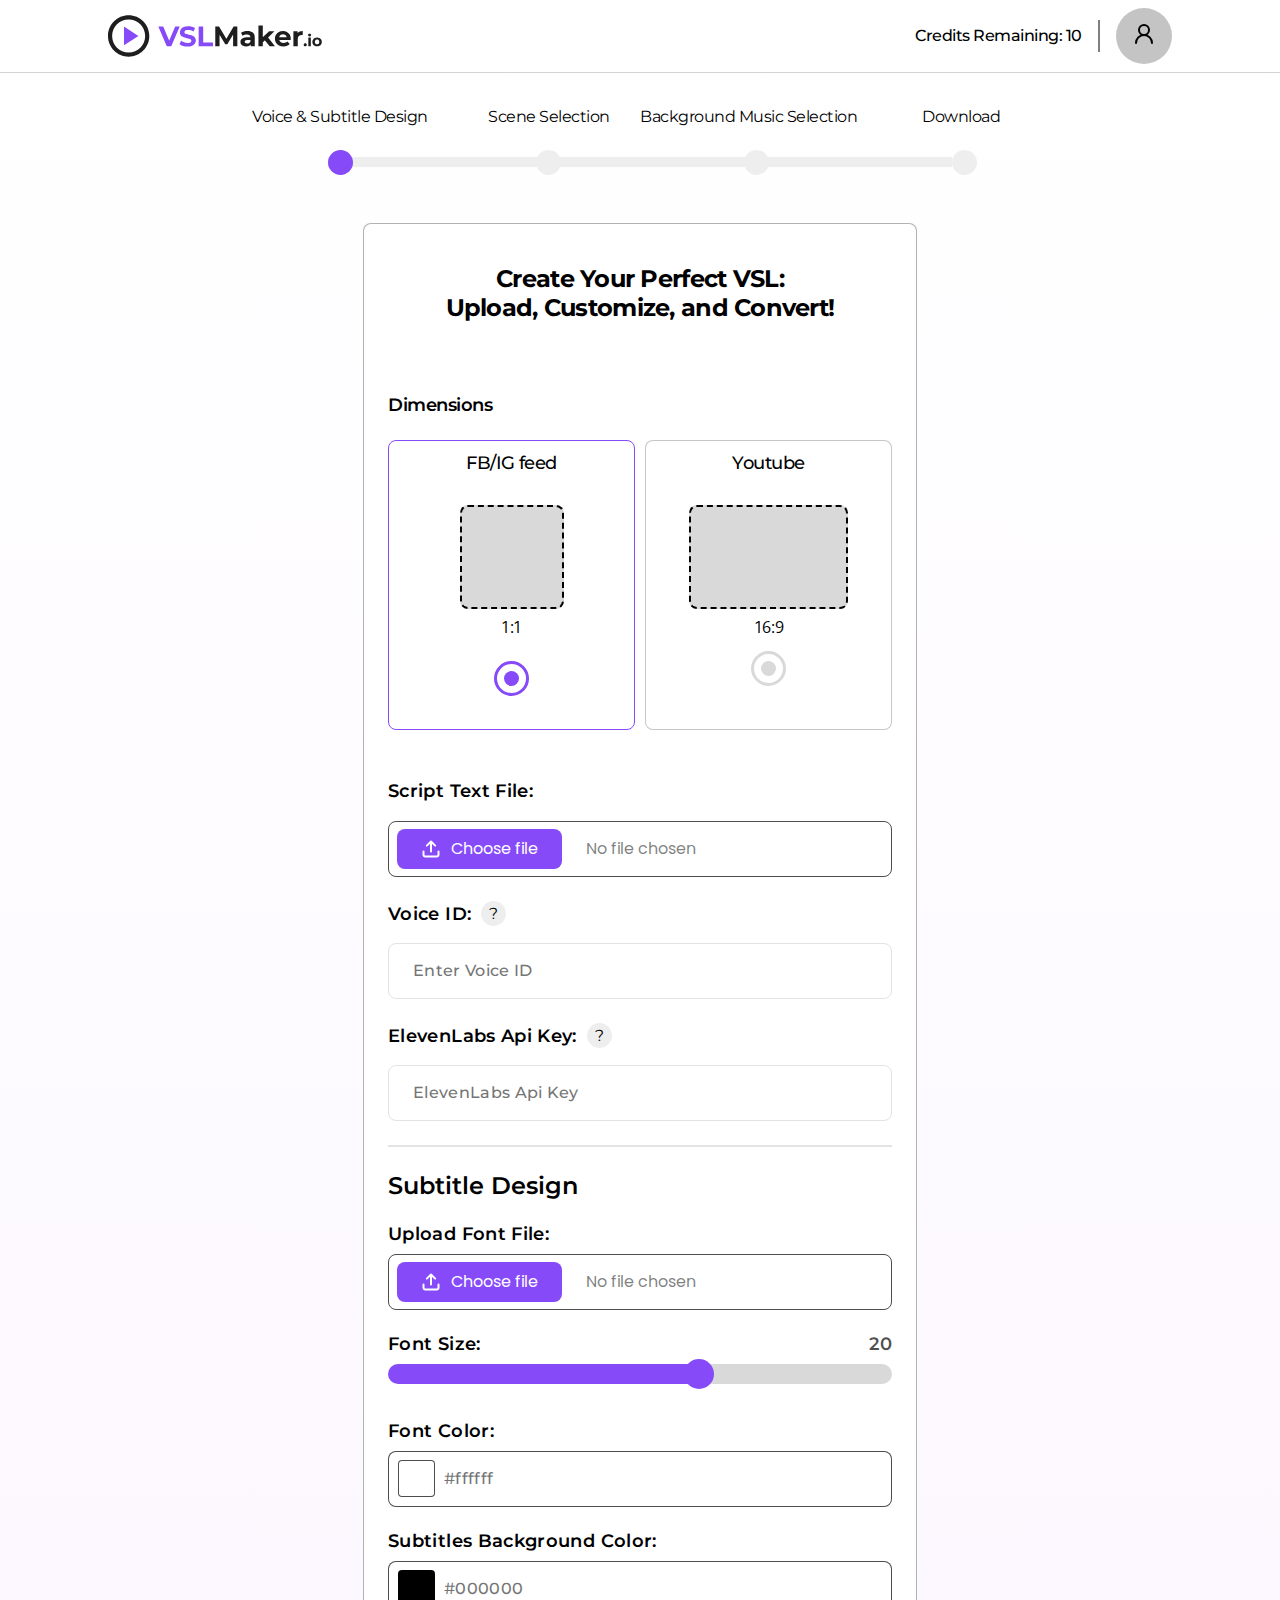
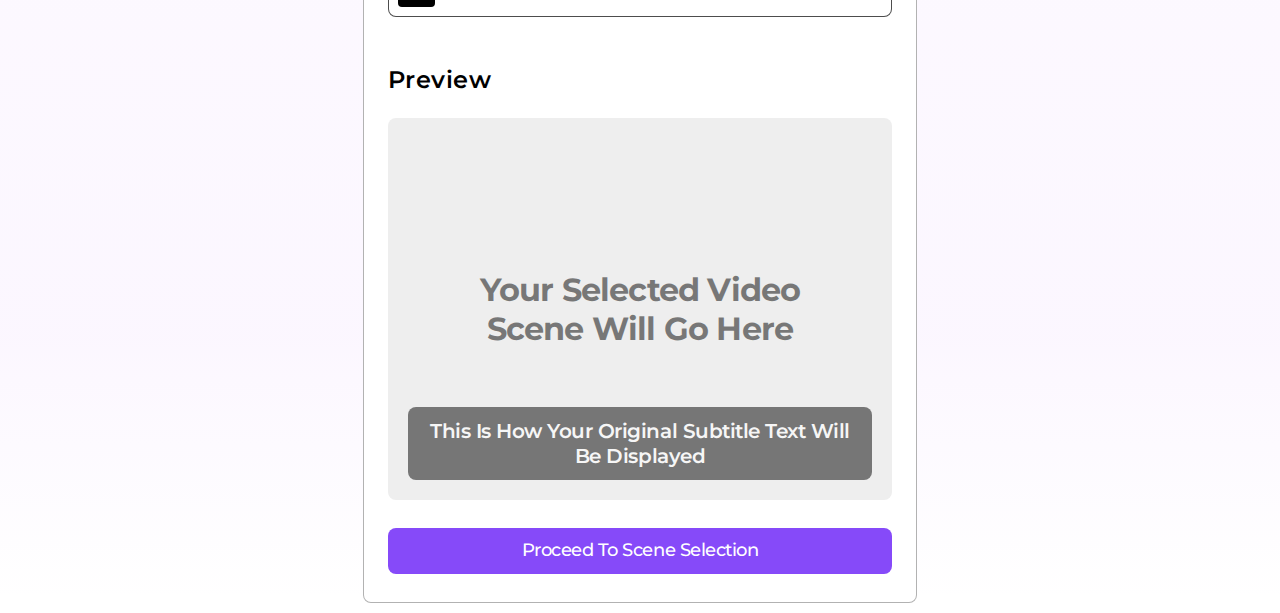
<file: VLSMaker/index.html>
<!DOCTYPE html>
<html lang="en">
<head>
    <meta charset="UTF-8">
    <meta name="viewport" content="width=device-width, initial-scale=1.0">
    <meta http-equiv="Cache-Control" content="no-cache, no-store, must-revalidate">
    <meta http-equiv="Pragma" content="no-cache">
    <meta http-equiv="Expires" content="0">
    <title>VLS Maker</title>
    <link rel="stylesheet" href="style.css">
</head>
<body style="position: relative; overflow-x: hidden;">
    <div class="bg"></div>
    <header style="padding: 8px 108px; border-bottom: 1px solid rgba(0, 0, 0, 0.171);">
        <div style="display: flex; justify-content: space-between;">
            <div style="display: flex; align-items: center; cursor: pointer; position: relative;">
                <svg width="42" height="42" viewBox="0 0 42 42" fill="none" style="margin-right: 8px" xmlns="http://www.w3.org/2000/svg">
                <path d="M20.656 4.47524C29.7859 4.47524 37.1807 11.8701 37.1807 21.0001C37.1807 30.13 29.7859 37.5248 20.656 37.5248C11.526 37.5248 4.13119 30.13 4.13119 21.0001C4.13119 11.8701 11.526 4.47524 20.656 4.47524ZM20.656 0.344055C9.25387 0.344055 0 9.59793 0 21.0001C0 32.4021 9.25387 41.656 20.656 41.656C32.058 41.656 41.3119 32.4021 41.3119 21.0001C41.3119 9.59793 32.058 0.344055 20.656 0.344055Z" fill="#1E1E1E"/>
                <path d="M15.9877 11.5808L30.4055 20.9173L15.9877 30.2538V11.5808Z" fill="#864AF9"/>
                </svg>
                <svg width="164" height="22" viewBox="0 0 164 22" fill="none" xmlns="http://www.w3.org/2000/svg">
                <path d="M8.76789 21.22L0.31189 1.62H5.21189L12.6039 18.98H9.71989L17.2239 1.62H21.7319L13.2479 21.22H8.76789ZM29.5284 21.556C27.9604 21.556 26.4577 21.3507 25.0204 20.94C23.583 20.5107 22.4257 19.96 21.5484 19.288L23.0884 15.872C23.9284 16.4694 24.9177 16.964 26.0564 17.356C27.2137 17.7294 28.3804 17.916 29.5564 17.916C30.4524 17.916 31.171 17.832 31.7124 17.664C32.2724 17.4774 32.683 17.2254 32.9444 16.908C33.2057 16.5907 33.3364 16.2267 33.3364 15.816C33.3364 15.2934 33.131 14.8827 32.7204 14.584C32.3097 14.2667 31.7684 14.0147 31.0964 13.828C30.4244 13.6227 29.6777 13.436 28.8564 13.268C28.0537 13.0814 27.2417 12.8574 26.4204 12.596C25.6177 12.3347 24.8804 11.9987 24.2084 11.588C23.5364 11.1774 22.9857 10.636 22.5564 9.964C22.1457 9.292 21.9404 8.4334 21.9404 7.388C21.9404 6.268 22.239 5.2507 22.8364 4.336C23.4524 3.4027 24.367 2.6654 25.5804 2.124C26.8124 1.564 28.3524 1.284 30.2004 1.284C31.4324 1.284 32.6457 1.4334 33.8404 1.732C35.035 2.012 36.0897 2.4414 37.0044 3.02L35.6044 6.464C34.6897 5.9414 33.775 5.5587 32.8604 5.316C31.9457 5.0547 31.0497 4.924 30.1724 4.924C29.295 4.924 28.5764 5.0267 28.0164 5.232C27.4564 5.4374 27.055 5.708 26.8124 6.044C26.5697 6.3614 26.4484 6.7347 26.4484 7.164C26.4484 7.668 26.6537 8.0787 27.0644 8.396C27.475 8.6947 28.0164 8.9374 28.6884 9.124C29.3604 9.3107 30.0977 9.4974 30.9004 9.684C31.7217 9.8707 32.5337 10.0854 33.3364 10.328C34.1577 10.5707 34.9044 10.8974 35.5764 11.308C36.2484 11.7187 36.7897 12.26 37.2004 12.932C37.6297 13.604 37.8444 14.4534 37.8444 15.48C37.8444 16.5814 37.5364 17.5894 36.9204 18.504C36.3044 19.4187 35.3804 20.156 34.1484 20.716C32.935 21.276 31.395 21.556 29.5284 21.556ZM40.6638 21.22V1.62H45.1998V17.524H55.028V21.22H40.6638Z" fill="#864AF9"/>
                <path d="M57.282 21.22V1.61999H61.034L69.378 15.452H67.39L75.594 1.61999H79.318L79.374 21.22H75.118L75.09 8.14399H75.874L69.322 19.148H67.278L60.586 8.14399H61.538V21.22H57.282ZM92.676 21.22V18.28L92.396 17.636V12.372C92.396 11.4387 92.107 10.7107 91.528 10.188C90.968 9.66539 90.1 9.40399 88.924 9.40399C88.122 9.40399 87.3281 9.53469 86.5441 9.79599C85.7791 10.0387 85.126 10.3747 84.584 10.804L83.0161 7.75199C83.8381 7.17339 84.827 6.72539 85.984 6.40799C87.142 6.09069 88.318 5.93199 89.512 5.93199C91.808 5.93199 93.591 6.47339 94.86 7.55599C96.13 8.63869 96.764 10.328 96.764 12.624V21.22H92.676ZM88.084 21.444C86.908 21.444 85.9 21.248 85.06 20.856C84.22 20.4454 83.5761 19.8947 83.1281 19.204C82.6801 18.5134 82.456 17.7387 82.456 16.88C82.456 15.984 82.6711 15.2 83.1001 14.528C83.5481 13.856 84.248 13.3334 85.2 12.96C86.152 12.568 87.394 12.372 88.924 12.372H92.928V14.92H89.4C88.374 14.92 87.664 15.088 87.272 15.424C86.899 15.76 86.7121 16.18 86.7121 16.684C86.7121 17.244 86.927 17.692 87.356 18.028C87.804 18.3454 88.411 18.504 89.176 18.504C89.904 18.504 90.558 18.336 91.136 18C91.715 17.6454 92.135 17.132 92.396 16.46L93.068 18.476C92.751 19.4467 92.172 20.184 91.332 20.688C90.492 21.192 89.41 21.444 88.084 21.444ZM104.05 18.14L104.162 12.82L111.19 6.15599H116.398L109.65 13.016L107.382 14.864L104.05 18.14ZM100.438 21.22V0.444031H104.806V21.22H100.438ZM111.666 21.22L106.57 14.892L109.314 11.504L116.958 21.22H111.666ZM125.489 21.444C123.772 21.444 122.26 21.108 120.953 20.436C119.665 19.764 118.667 18.8494 117.957 17.692C117.248 16.516 116.893 15.1814 116.893 13.688C116.893 12.176 117.239 10.8414 117.929 9.68399C118.639 8.50799 119.6 7.59339 120.813 6.93999C122.027 6.26799 123.399 5.93199 124.929 5.93199C126.404 5.93199 127.729 6.24939 128.905 6.88399C130.1 7.49999 131.043 8.39599 131.733 9.57199C132.424 10.7294 132.769 12.12 132.769 13.744C132.769 13.912 132.76 14.108 132.741 14.332C132.723 14.5374 132.704 14.7334 132.685 14.92H120.449V12.372H130.389L128.709 13.128C128.709 12.344 128.551 11.6627 128.233 11.084C127.916 10.5054 127.477 10.0574 126.917 9.73999C126.357 9.40399 125.704 9.23599 124.957 9.23599C124.211 9.23599 123.548 9.40399 122.969 9.73999C122.409 10.0574 121.971 10.5147 121.653 11.112C121.336 11.6907 121.177 12.3814 121.177 13.184V13.856C121.177 14.6774 121.355 15.4054 121.709 16.04C122.083 16.656 122.596 17.132 123.249 17.468C123.921 17.7854 124.705 17.944 125.601 17.944C126.404 17.944 127.104 17.8227 127.701 17.58C128.317 17.3374 128.877 16.9734 129.381 16.488L131.705 19.008C131.015 19.792 130.147 20.3987 129.101 20.828C128.056 21.2387 126.852 21.444 125.489 21.444ZM135.397 21.22V6.15599H139.569V10.412L138.981 9.17999C139.429 8.11599 140.148 7.31339 141.137 6.77199C142.127 6.21199 143.331 5.93199 144.749 5.93199V9.96399C144.563 9.94539 144.395 9.93599 144.245 9.93599C144.096 9.91739 143.937 9.90799 143.769 9.90799C142.575 9.90799 141.604 10.2534 140.857 10.944C140.129 11.616 139.765 12.6707 139.765 14.108V21.22H135.397ZM147.256 21.348C146.829 21.348 146.461 21.204 146.152 20.916C145.853 20.6174 145.704 20.2387 145.704 19.78C145.704 19.3214 145.853 18.9534 146.152 18.676C146.461 18.388 146.829 18.244 147.256 18.244C147.693 18.244 148.061 18.388 148.36 18.676C148.658 18.9534 148.808 19.3214 148.808 19.78C148.808 20.2387 148.658 20.6174 148.36 20.916C148.061 21.204 147.693 21.348 147.256 21.348ZM150.339 21.22V12.612H152.835V21.22H150.339ZM151.587 11.412C151.129 11.412 150.755 11.2787 150.467 11.012C150.179 10.7454 150.035 10.4147 150.035 10.02C150.035 9.62539 150.179 9.29469 150.467 9.02799C150.755 8.76139 151.129 8.62799 151.587 8.62799C152.046 8.62799 152.419 8.75599 152.707 9.01199C152.995 9.25739 153.139 9.57739 153.139 9.97199C153.139 10.388 152.995 10.7347 152.707 11.012C152.43 11.2787 152.057 11.412 151.587 11.412ZM159.088 21.348C158.17 21.348 157.354 21.156 156.64 20.772C155.936 20.388 155.376 19.8654 154.96 19.204C154.554 18.532 154.352 17.7694 154.352 16.916C154.352 16.052 154.554 15.2894 154.96 14.628C155.376 13.956 155.936 13.4334 156.64 13.06C157.354 12.676 158.17 12.484 159.088 12.484C159.994 12.484 160.805 12.676 161.52 13.06C162.234 13.4334 162.794 13.9507 163.2 14.612C163.605 15.2734 163.808 16.0414 163.808 16.916C163.808 17.7694 163.605 18.532 163.2 19.204C162.794 19.8654 162.234 20.388 161.52 20.772C160.805 21.156 159.994 21.348 159.088 21.348ZM159.088 19.3C159.504 19.3 159.877 19.204 160.208 19.012C160.538 18.82 160.8 18.548 160.992 18.196C161.184 17.8334 161.28 17.4067 161.28 16.916C161.28 16.4147 161.184 15.988 160.992 15.636C160.8 15.284 160.538 15.012 160.208 14.82C159.877 14.628 159.504 14.532 159.088 14.532C158.672 14.532 158.298 14.628 157.968 14.82C157.637 15.012 157.37 15.284 157.168 15.636C156.976 15.988 156.88 16.4147 156.88 16.916C156.88 17.4067 156.976 17.8334 157.168 18.196C157.37 18.548 157.637 18.82 157.968 19.012C158.298 19.204 158.672 19.3 159.088 19.3Z" fill="#1E1E1E"/>
                </svg>
                <a href="./login/index.html" style="position: absolute; width: 100%; height: 100%;"></a>              
            </div>
            <div class="right" style="display: flex; align-items: center; position: relative;">
                <span style="
                font-size: 16px;
                font-weight: 500;
                line-height: 14.63px;
                text-align: left;
                ">Credits Remaining: <span id="number">10</span></span>
                <div class="line" style="border: 1px solid #00000080; height: 30px; margin: 0px 16px;"></div>
                <div class="img" id="pfp" style="display: flex; justify-content: center; align-items: center; cursor: pointer;">
                    <div style="width: 20px; height: 20px; background: #C4C4C4; border-radius: 90px; justify-content: center; align-items: center; gap: 10px; display: flex; padding: 18px">
                        <div style="width: 24px; height: auto;">
                            <svg width="24" height="24" viewBox="0 0 24 24" fill="none" xmlns="http://www.w3.org/2000/svg">
                            <path d="M12 13C14.7614 13 17 10.7614 17 8C17 5.23858 14.7614 3 12 3C9.23858 3 7 5.23858 7 8C7 10.7614 9.23858 13 12 13ZM12 13C14.1217 13 16.1566 13.8429 17.6569 15.3431C19.1571 16.8434 20 18.8783 20 21M12 13C9.87827 13 7.84344 13.8429 6.34315 15.3431C4.84285 16.8434 4 18.8783 4 21" stroke="black" stroke-width="2" stroke-linecap="round" stroke-linejoin="round"/>
                            </svg>
                        </div>
                    </div>
                </div>
                <div class="not-present" id="pfpdropdown">
                    <div style="border-bottom: 0.2px solid #00000080; box-sizing: border-box; width: 100%; display: flex; flex-direction: column; gap: 12px; padding: 18px 14px;">
                        <span style="font-size: 24px;font-weight: 600;line-height: 30.24px;letter-spacing: -0.02em;text-align: left; color: #191919;">Olivia Rhye</span>
                        <span style="font-size: 20px;font-weight: 400;line-height: 25.2px;letter-spacing: -0.02em;text-align: left; color: #191919B2;">olivia@example.com</span>
                    </div>
                    <div style="border-bottom: 0.2px solid #00000080; width: 100%; box-sizing: border-box; display: flex; flex-direction: column; gap: 26px; padding: 18px 14px ;">
                        <span class="dropdownText">View profile</span>
                        <div class="display: flex; box-sizing: border-box; width: 100%; flex-direction: row; ">
                            <div class="dropdownText" style="width: 100%; display: flex; flex-direction: row; justify-content: space-between;">
                                <span class="dropdownText" style="width: fit-content;" >Credit left</span>
                                <span class="dropdownText" style="width: fit-content; color: #19191980;">10</span>
                            </div>
                        </div>
                        <span class="dropdownText">Setting</span>
                    </div>
                    <div style="width: 100%; box-sizing: border-box; display: flex; flex-direction: column; gap: 36px; padding: 18px 14px ;">
                        <span class="dropdownText">Log out</span>
                    </div>
                </div>
            </div>
        </div>
    </header>
    <div class="progressbar" style="display: flex; justify-content: center; align-items: center; margin-top: 84px; margin-bottom: 56px;">
        <div style="width: 624px; height: 10px; background: #EEEEEE; position: relative; display: flex; align-items: center;">
            <div style="position: absolute; width: 25px; height: 25px; background: #864AF9; border-radius: 90px; left: 0%;"></div>
            <div style="position: absolute; width: 25px; height: 25px; background: #EEEEEE; border-radius: 90px; left: 208px"></div>
            <div style="position: absolute; width: 25px; height: 25px; background: #EEEEEE; border-radius: 90px; left: 416px;"></div>
            <div style="position: absolute; width: 25px; height: 25px; background: #EEEEEE; border-radius: 90px; left: 100%;"></div>
            <div style="position: absolute; top: -50px; left: -75.96px;">Voice & Subtitle Design</div>
            <div style="position: absolute; top: -50px; left: 160px;">Scene Selection</div>
            <div style="position: absolute; top: -50px; left: 312px;">Background Music Selection</div>
            <div style="position: absolute; top: -50px; left: 594px;">Download</div>
        </div>
    </div>
    <div style="display: flex; justify-content: center; align-items: center; margin-bottom: 10px; z-index: 99;">
        <div class="form" style="width: 504px; height: 1898px; border: 1px solid #0000004D; border-radius: 8px; padding: 40px 24px; background: white;">
            <div style="font-size: 24px; font-weight: 700; line-height: 29.26px; letter-spacing: -0.03em; text-align: center; margin-bottom: 72px;">
                Create Your Perfect VSL: <br> Upload, Customize, and Convert!
            </div>
            <div style="font-size: 18px; font-weight: 600; line-height: 21.94px; text-align: left; margin-bottom: 24px;">
                Dimensions
            </div>
            <div class="options" style="display: grid; grid-template-columns: repeat(2, 1fr); height: 290px; gap: 10px; margin-bottom: 48px;">
                <div id="box-1" style="display: flex; justify-content: center; background: white; text-align: center; border-radius: 8px; border: 1px solid #864AF9; padding: 12px 8px;">
                    <div style="display: flex; flex-direction: column; align-items: center;">
                        <div style="font-size: 18px; font-weight: 500; line-height: 21.94px; letter-spacing: -0.03em; text-align: center; margin-bottom: 30px;">
                            FB/IG feed
                        </div>
                        <div style="height: 100px; width: 100px; background: #D9D9D9; border-radius: 8px; margin-bottom: 8px; border: 2px dashed; "></div>
                        <div class="text" style="font-size: 16px;font-weight: 400;line-height: 21.79px;letter-spacing: -0.03em; text-align: center; margin-bottom: 12px;">
                            1:1
                        </div>
                        <div id="circle-11" style="width: 15px; height: 15px; border-radius: 90px; border: 3px solid #864AF9; display: flex; justify-content: center; align-items: center; padding: 7px; margin-top: 10px;">
                            <div id="circle-12" style="width: 100%; height: 100%; border-radius: 90px; background: #864AF9;"></div>
                        </div>
                    </div>
                </div>
                <div id="box-2" style="display: flex; justify-content: center; background: white; text-align: center; border-radius: 8px; border: 1px solid #88888877; padding: 12px 8px;">
                    <div style="display: flex; flex-direction: column; align-items: center;">
                        <div style="font-size: 18px; font-weight: 500; line-height: 21.94px; letter-spacing: -0.03em; text-align: center; margin-bottom: 30px;">
                            Youtube
                        </div>
                        <div style="height: 100px; width: 155px; background: #D9D9D9; border-radius: 8px; margin-bottom: 8px; border: 2px dashed;"></div>
                        <div class="text" style="font-size: 16px;font-weight: 400;line-height: 21.79px;letter-spacing: -0.03em; text-align: center; margin-bottom: 12px;">
                            16:9
                        </div>
                        <div id="circle-21" style="width: 15px; height: 15px; border-radius: 90px; border: 3px solid #D9D9D9; display: flex; justify-content: center; align-items: center; padding: 7px;">
                            <div id="circle-22" style="width: 100%; height: 100%; border-radius: 90px; background: #D9D9D9;"></div>
                        </div>
                    </div>
                </div>
            </div>
            <div style="display:flex; flex-direction: column; gap: 24px;">
                <div style="width: 100%; height: 50px; display: flex; flex-direction: column;">
                    <div class="Script-text-file-text" style="display: flex; align-items: center; margin-bottom: 16px;">
                        <div style="font-size: 18px; font-weight: 600; line-height: 26.1px; letter-spacing: 0.02em; text-align: left; margin-right: 10px;">
                            Script Text File:
                        </div>
                    </div>
                    <div class="Script-text-file-Upload" style="width: 100%; height: 56px; border: 1px solid #000000B2; box-sizing: border-box; border-radius: 8px; padding: 8px; gap: 24px; display: flex; align-items: center; margin-bottom: 24px;">
                        <div style="padding: 8px 24px; border-radius: 8px; cursor: pointer; background: #864AF9; width: fit-content; color: white; display: flex; align-items: center; gap: 10px; position: relative;">
                            <svg width="20" height="20" viewBox="0 0 20 20" fill="none" xmlns="http://www.w3.org/2000/svg">
                                <path d="M17.5 12.5V15.8333C17.5 16.2754 17.3244 16.6993 17.0118 17.0118C16.6993 17.3244 16.2754 17.5 15.8333 17.5H4.16667C3.72464 17.5 3.30072 17.3244 2.98816 17.0118C2.67559 16.6993 2.5 16.2754 2.5 15.8333V12.5M14.1667 6.66667L10 2.5M10 2.5L5.83333 6.66667M10 2.5V12.5" stroke="white" stroke-width="2" stroke-linecap="round" stroke-linejoin="round"/>
                            </svg>                                
                            <span class="text2" style="font-size: 16px; line-height: 24px; text-align: center; font-weight: 400;">Choose file</span>
                            <input type="file" id="fileUpload" name="fileUpload" style="width: 100%; height: 100%; position: absolute; opacity: 0; cursor: pointer; z-index: 2; left: 0; border-radius: 8px;">
                        </div>
                        <div class="text2" id="fileName" style="color: #00000080;">No file chosen</div>
                    </div>
                    <div class="Voice-ID-text" style="display: flex; align-items: center; margin-bottom: 16px;">
                        <div style="font-size: 18px; font-weight: 600; line-height: 26.1px; letter-spacing: 0.02em; text-align: left; margin-right: 10px;">
                            Voice ID:
                        </div>
                        <div class="vh-parent">
                            <div class="vh-child">
                                <span class="text3">
                                    The specific identifier for the voice you want to use. Each voice in your Eleven Labs account has its own unique ID.
                                </span>
                            </div>
                            ?
                        </div>
                    </div>
                    <div class="Voice-ID-textarea" style="margin-bottom: 24px;">
                        <input type="text" class="text3" placeholder="Enter Voice ID" style="width: 100%; height: 56px; border: 1px solid #E3E3E3; box-sizing: border-box; border-radius: 8px; padding: 12px 24px; display: flex; align-items: center; transition: 0.3s ease;">
                    </div>
                    <div class="11Labs-Api-key-text" style="display: flex; align-items: center; margin-bottom: 16px;">
                        <div style="font-size: 18px; font-weight: 600; line-height: 26.1px; letter-spacing: 0.02em; text-align: left; margin-right: 10px;">
                            ElevenLabs Api Key:
                        </div>
                        <div class="vh-parent">
                            <div class="vh-child">
                                <span class="text3">
                                    An unique code from your Eleven Labs account that lets VSLMaker.io use your selected AI voices. Find it in your Eleven Labs account under API settings.
                                </span>
                            </div>
                            ?
                        </div>
                    </div>
                    <div class="11Labs-Api-key-textarea" style="margin-bottom: 24px;">
                        <input type="text" class="text3" placeholder="ElevenLabs Api Key" style="width: 100%; height: 56px; border: 1px solid #E3E3E3; box-sizing: border-box; border-radius: 8px; padding: 12px 24px; display: flex; align-items: center; transition: 0.3s ease;">
                    </div>
                    <div class="Line" style="width: full; border: 1px solid #E3E3E3; margin-bottom: 24px;"></div>
                    <div style="font-size: 24px; font-weight: 600; line-height: 29.26px; text-align: left; letter-spacing: 0px; margin-bottom: 24px;">Subtitle Design</div>
                    <div class="Upload-Font-File-text" style="display: flex; align-items: center; margin-bottom: 8px;">
                        <div style="font-size: 18px; font-weight: 600; line-height: 21.94px; letter-spacing: 0.02em; text-align: left; margin-right: 10px;">
                            Upload Font File:
                        </div>
                    </div>
                    <div class="Upload-Font-File-Upload" style="width: 100%; height: 56px; border: 1px solid #000000B2; box-sizing: border-box; border-radius: 8px; padding: 8px; gap: 24px; display: flex; align-items: center; margin-bottom: 24px;">
                        <div style="padding: 8px 24px; border-radius: 8px; cursor: pointer; background: #864AF9; width: fit-content; color: white; display: flex; align-items: center; gap: 10px; position: relative;">
                            <svg width="20" height="20" viewBox="0 0 20 20" fill="none" xmlns="http://www.w3.org/2000/svg">
                                <path d="M17.5 12.5V15.8333C17.5 16.2754 17.3244 16.6993 17.0118 17.0118C16.6993 17.3244 16.2754 17.5 15.8333 17.5H4.16667C3.72464 17.5 3.30072 17.3244 2.98816 17.0118C2.67559 16.6993 2.5 16.2754 2.5 15.8333V12.5M14.1667 6.66667L10 2.5M10 2.5L5.83333 6.66667M10 2.5V12.5" stroke="white" stroke-width="2" stroke-linecap="round" stroke-linejoin="round"/>
                            </svg>                                
                            <span class="text2" style="font-size: 16px; line-height: 24px; text-align: center; font-weight: 400;">Choose file</span>
                            <input type="file" id="fileUpload" name="fileUpload" style="width: 100%; height: 100%; position: absolute; opacity: 0; cursor: pointer; z-index: 2; left: 0; border-radius: 8px;">
                        </div>
                        <div class="text2" id="fileName" style="color: #00000080;">No file chosen</div>
                    </div>
                    <div class="Font-Size-text" style="display: flex; align-items: center; margin-bottom: 8px; justify-content: space-between;">
                        <div style="font-size: 18px; font-weight: 600; line-height: 21.94px; letter-spacing: 0.02em; text-align: left; margin-right: 10px;">
                            Font Size:
                        </div>
                        <span id="SliderValue" style="font-size: 18px; font-weight: 600; line-height: 21.94px; letter-spacing: 0.02em; text-align: left; color: #000000B2;">0</span>
                    </div>
                    <div class="Font-Size-Slider" style="width: 100%; display: flex; justify-content: center; align-items: center; margin-bottom: 36.89px;">
                        <input type="range" min="0" max="32" value="20" class="slider" id="mySlider" style="width: 100%;">
                    </div>
                    <div class="Font-Color-text" style="display: flex; align-items: center; margin-bottom: 8px; justify-content: space-between;">
                        <div style="font-size: 18px; font-weight: 600; line-height: 21.94px; letter-spacing: 0.02em; text-align: left; margin-right: 10px;">
                            Font Color:
                        </div>
                    </div>
                    <div class="Font-Color-textarea" style="margin-bottom: 24px; display: flex; align-items: center; position: relative;">
                        <div id="color1" style="width: 35px; height: 35px; background: #FFFFFF; border-radius: 4px; border: 1px solid #000000B2; position: absolute; left: 10px;">
                            <input type="color" name="color" id="colorPicker1" value="#ffffff" style="position: absolute; padding: 0; width: 35px; height: 35px; opacity: 0;">
                        </div>
                        <input id="colortext1" type="text" class="focusdefault" placeholder="#ffffff" style="width: 100%; height: 56px; border: 1px solid #000000B2; box-sizing: border-box; border-radius: 8px; padding: 12px 24px; display: flex; align-items: center; transition: 0.3s ease; padding-left: 55px;">
                    </div>
                    <div class="Subtitle-text" style="display: flex; align-items: center; margin-bottom: 8px; justify-content: space-between;">
                        <div style="font-size: 18px; font-weight: 600; line-height: 21.94px; letter-spacing: 0.02em; text-align: left; margin-right: 10px;">
                            Subtitles Background Color:
                        </div>
                    </div>
                    <div class="Subtitle-textarea" style="margin-bottom: 48px; display: flex; align-items: center; position: relative;">
                        <div id="color2" style="width: 35px; height: 35px; background: #000000; border-radius: 4px; border: 1px solid #000000B2; position: absolute; left: 10px;">
                            <input type="color" name="color" id="colorPicker2" value="#000000" style="position: absolute; padding: 0; width: 35px; height: 35px; opacity: 0;">
                        </div>
                        <input id="colortext2" type="text" class="focusdefault" placeholder="#000000" style="width: 100%; height: 56px; border: 1px solid #000000B2; box-sizing: border-box; border-radius: 8px; padding: 12px 24px; display: flex; align-items: center; transition: 0.3s ease; padding-left: 55px;">
                    </div>
                    <div class="Preview" style="width: 100%; height: 435px; margin-bottom: 28px;">
                        <div class="Preview-text" style="display: flex; align-items: center; margin-bottom: 24px; justify-content: space-between;">
                            <div style="font-size: 24px; font-weight: 600; line-height: 29.26px; letter-spacing: 0.02em; text-align: left; margin-right: 10px;">
                                Preview
                            </div>
                        </div>
                        <div style="width: 100%; height: 382px; background: #EEEEEE; border-radius: 8px; display: flex; justify-content: center; align-items: center; position: relative; flex-direction: column;">
                            <span style="font-size: 32px; font-weight: 700; line-height: 39.01px; letter-spacing: -0.8px; text-align: center; color: #00000080;">
                                Your Selected Video <br> Scene Will Go Here
                            </span>
                            <div id="previewBackground" style="width: fit-content; height: fit-content; margin: 0 20px; background: #000000; position: absolute; bottom: 20px; border-radius: 8px; padding: 12px 12px; display: flex; align-items: center; opacity: 0.5; justify-content: center;">
                                <span id="previewText" style="font-size: 20px; font-weight: 600; line-height: 24.38px; text-align: center; color: white; opacity: 1;">
                                    This Is How Your Original Subtitle Text Will Be Displayed
                                </span>
                            </div>
                        </div>
                    </div>
                    <a href="sceneselection/index.html" class="done-button">
                        <span style="font-size: 18px; font-weight: 500; line-height: 21.94px; text-align: left;">
                                Proceed To Scene Selection    
                        </span>
                    </a>
                </div>
            </div>
        </div>
    </div>
    <script src="script.js"></script>
</body>
</html>
</file>
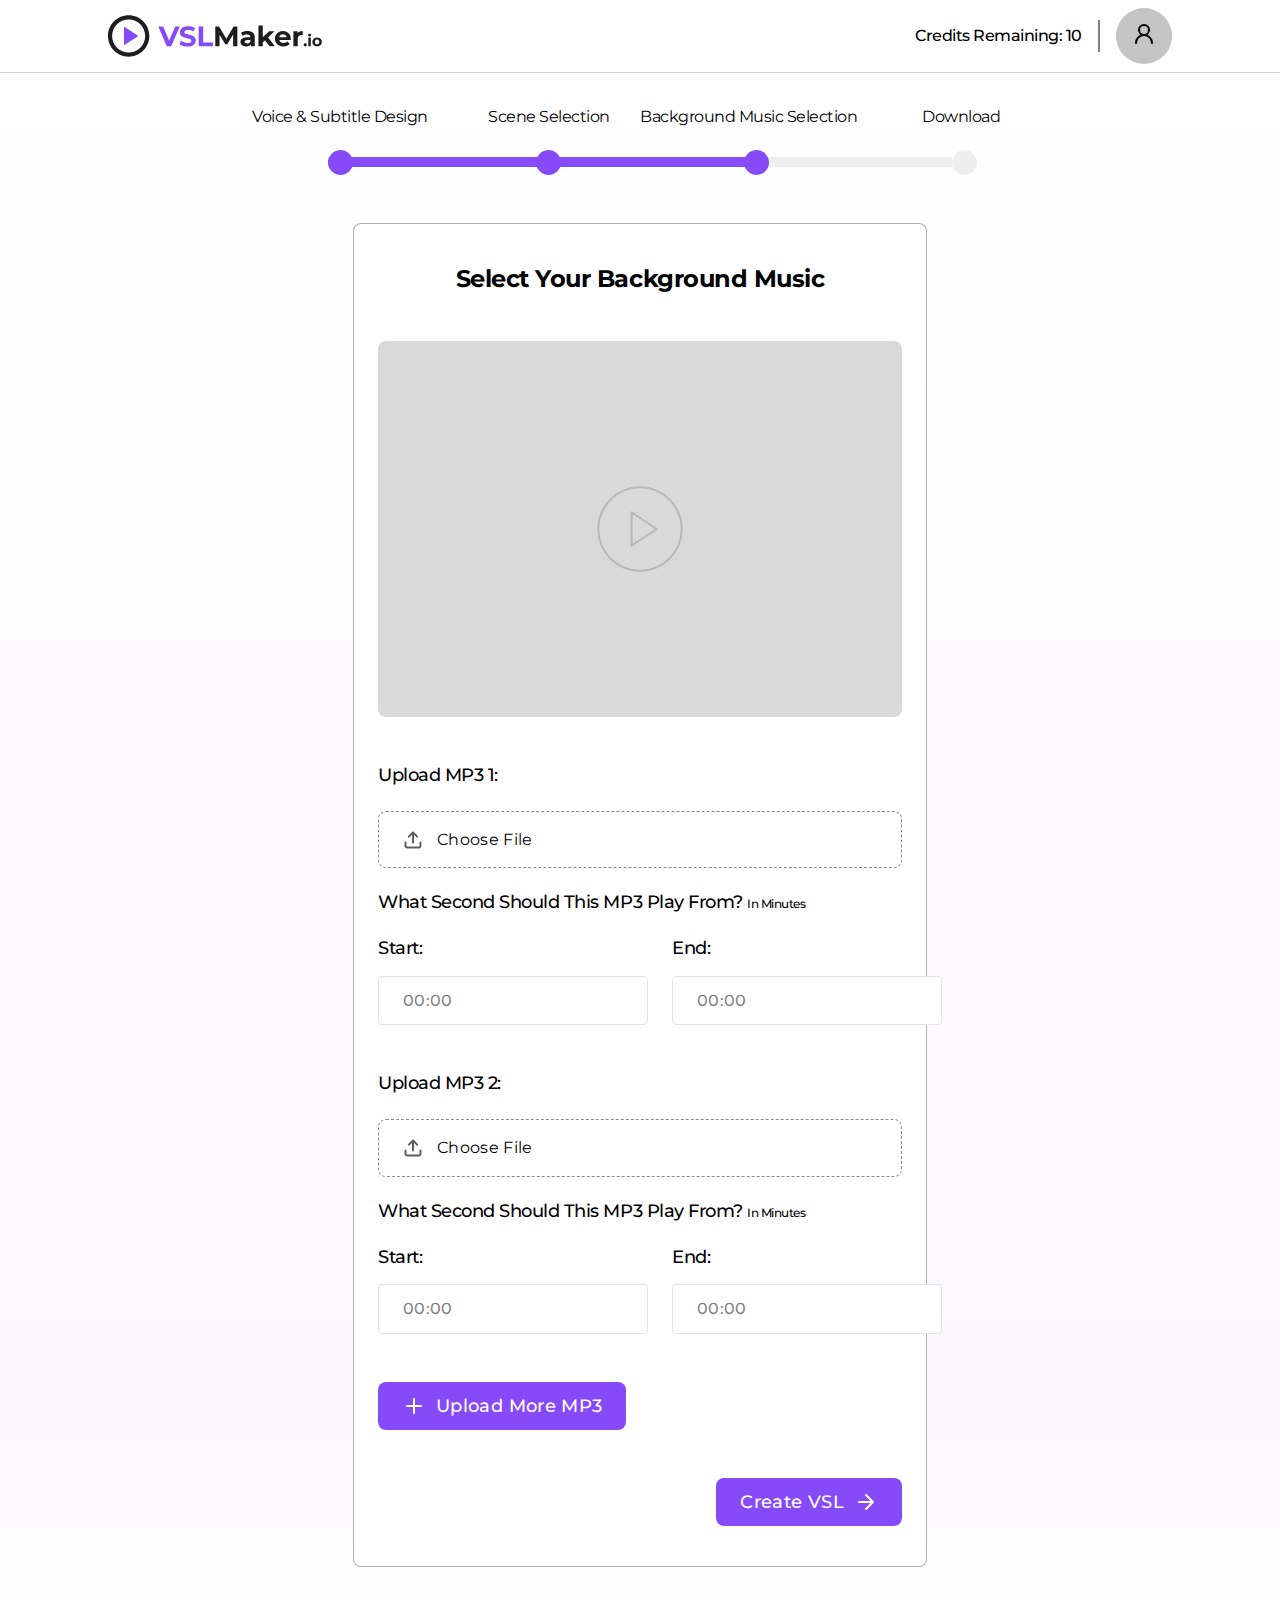
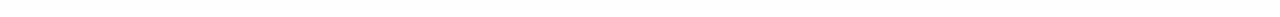
<file: VLSMaker/backgroundmusic/index.html>
<!DOCTYPE html>
<html lang="en">
<head>
    <meta charset="UTF-8">
    <meta name="viewport" content="width=device-width, initial-scale=1.0">
    <meta http-equiv="Cache-Control" content="no-cache, no-store, must-revalidate">
    <meta http-equiv="Pragma" content="no-cache">
    <meta http-equiv="Expires" content="0">
    <title>Background Music</title>
    <link rel="stylesheet" href="style.css">
</head>
<body class="bg" style="position: relative; overflow-x: hidden;">
    <header style="padding: 8px 108px; border-bottom: 1px solid rgba(0, 0, 0, 0.171);">
        <div style="display: flex; justify-content: space-between;">
            <div style="display: flex; align-items: center; cursor: pointer; position: relative;">
                <svg width="42" height="42" viewBox="0 0 42 42" fill="none" style="margin-right: 8px" xmlns="http://www.w3.org/2000/svg">
                <path d="M20.656 4.47524C29.7859 4.47524 37.1807 11.8701 37.1807 21.0001C37.1807 30.13 29.7859 37.5248 20.656 37.5248C11.526 37.5248 4.13119 30.13 4.13119 21.0001C4.13119 11.8701 11.526 4.47524 20.656 4.47524ZM20.656 0.344055C9.25387 0.344055 0 9.59793 0 21.0001C0 32.4021 9.25387 41.656 20.656 41.656C32.058 41.656 41.3119 32.4021 41.3119 21.0001C41.3119 9.59793 32.058 0.344055 20.656 0.344055Z" fill="#1E1E1E"/>
                <path d="M15.9877 11.5808L30.4055 20.9173L15.9877 30.2538V11.5808Z" fill="#864AF9"/>
                </svg>
                <svg width="164" height="22" viewBox="0 0 164 22" fill="none" xmlns="http://www.w3.org/2000/svg">
                <path d="M8.76789 21.22L0.31189 1.62H5.21189L12.6039 18.98H9.71989L17.2239 1.62H21.7319L13.2479 21.22H8.76789ZM29.5284 21.556C27.9604 21.556 26.4577 21.3507 25.0204 20.94C23.583 20.5107 22.4257 19.96 21.5484 19.288L23.0884 15.872C23.9284 16.4694 24.9177 16.964 26.0564 17.356C27.2137 17.7294 28.3804 17.916 29.5564 17.916C30.4524 17.916 31.171 17.832 31.7124 17.664C32.2724 17.4774 32.683 17.2254 32.9444 16.908C33.2057 16.5907 33.3364 16.2267 33.3364 15.816C33.3364 15.2934 33.131 14.8827 32.7204 14.584C32.3097 14.2667 31.7684 14.0147 31.0964 13.828C30.4244 13.6227 29.6777 13.436 28.8564 13.268C28.0537 13.0814 27.2417 12.8574 26.4204 12.596C25.6177 12.3347 24.8804 11.9987 24.2084 11.588C23.5364 11.1774 22.9857 10.636 22.5564 9.964C22.1457 9.292 21.9404 8.4334 21.9404 7.388C21.9404 6.268 22.239 5.2507 22.8364 4.336C23.4524 3.4027 24.367 2.6654 25.5804 2.124C26.8124 1.564 28.3524 1.284 30.2004 1.284C31.4324 1.284 32.6457 1.4334 33.8404 1.732C35.035 2.012 36.0897 2.4414 37.0044 3.02L35.6044 6.464C34.6897 5.9414 33.775 5.5587 32.8604 5.316C31.9457 5.0547 31.0497 4.924 30.1724 4.924C29.295 4.924 28.5764 5.0267 28.0164 5.232C27.4564 5.4374 27.055 5.708 26.8124 6.044C26.5697 6.3614 26.4484 6.7347 26.4484 7.164C26.4484 7.668 26.6537 8.0787 27.0644 8.396C27.475 8.6947 28.0164 8.9374 28.6884 9.124C29.3604 9.3107 30.0977 9.4974 30.9004 9.684C31.7217 9.8707 32.5337 10.0854 33.3364 10.328C34.1577 10.5707 34.9044 10.8974 35.5764 11.308C36.2484 11.7187 36.7897 12.26 37.2004 12.932C37.6297 13.604 37.8444 14.4534 37.8444 15.48C37.8444 16.5814 37.5364 17.5894 36.9204 18.504C36.3044 19.4187 35.3804 20.156 34.1484 20.716C32.935 21.276 31.395 21.556 29.5284 21.556ZM40.6638 21.22V1.62H45.1998V17.524H55.028V21.22H40.6638Z" fill="#864AF9"/>
                <path d="M57.282 21.22V1.61999H61.034L69.378 15.452H67.39L75.594 1.61999H79.318L79.374 21.22H75.118L75.09 8.14399H75.874L69.322 19.148H67.278L60.586 8.14399H61.538V21.22H57.282ZM92.676 21.22V18.28L92.396 17.636V12.372C92.396 11.4387 92.107 10.7107 91.528 10.188C90.968 9.66539 90.1 9.40399 88.924 9.40399C88.122 9.40399 87.3281 9.53469 86.5441 9.79599C85.7791 10.0387 85.126 10.3747 84.584 10.804L83.0161 7.75199C83.8381 7.17339 84.827 6.72539 85.984 6.40799C87.142 6.09069 88.318 5.93199 89.512 5.93199C91.808 5.93199 93.591 6.47339 94.86 7.55599C96.13 8.63869 96.764 10.328 96.764 12.624V21.22H92.676ZM88.084 21.444C86.908 21.444 85.9 21.248 85.06 20.856C84.22 20.4454 83.5761 19.8947 83.1281 19.204C82.6801 18.5134 82.456 17.7387 82.456 16.88C82.456 15.984 82.6711 15.2 83.1001 14.528C83.5481 13.856 84.248 13.3334 85.2 12.96C86.152 12.568 87.394 12.372 88.924 12.372H92.928V14.92H89.4C88.374 14.92 87.664 15.088 87.272 15.424C86.899 15.76 86.7121 16.18 86.7121 16.684C86.7121 17.244 86.927 17.692 87.356 18.028C87.804 18.3454 88.411 18.504 89.176 18.504C89.904 18.504 90.558 18.336 91.136 18C91.715 17.6454 92.135 17.132 92.396 16.46L93.068 18.476C92.751 19.4467 92.172 20.184 91.332 20.688C90.492 21.192 89.41 21.444 88.084 21.444ZM104.05 18.14L104.162 12.82L111.19 6.15599H116.398L109.65 13.016L107.382 14.864L104.05 18.14ZM100.438 21.22V0.444031H104.806V21.22H100.438ZM111.666 21.22L106.57 14.892L109.314 11.504L116.958 21.22H111.666ZM125.489 21.444C123.772 21.444 122.26 21.108 120.953 20.436C119.665 19.764 118.667 18.8494 117.957 17.692C117.248 16.516 116.893 15.1814 116.893 13.688C116.893 12.176 117.239 10.8414 117.929 9.68399C118.639 8.50799 119.6 7.59339 120.813 6.93999C122.027 6.26799 123.399 5.93199 124.929 5.93199C126.404 5.93199 127.729 6.24939 128.905 6.88399C130.1 7.49999 131.043 8.39599 131.733 9.57199C132.424 10.7294 132.769 12.12 132.769 13.744C132.769 13.912 132.76 14.108 132.741 14.332C132.723 14.5374 132.704 14.7334 132.685 14.92H120.449V12.372H130.389L128.709 13.128C128.709 12.344 128.551 11.6627 128.233 11.084C127.916 10.5054 127.477 10.0574 126.917 9.73999C126.357 9.40399 125.704 9.23599 124.957 9.23599C124.211 9.23599 123.548 9.40399 122.969 9.73999C122.409 10.0574 121.971 10.5147 121.653 11.112C121.336 11.6907 121.177 12.3814 121.177 13.184V13.856C121.177 14.6774 121.355 15.4054 121.709 16.04C122.083 16.656 122.596 17.132 123.249 17.468C123.921 17.7854 124.705 17.944 125.601 17.944C126.404 17.944 127.104 17.8227 127.701 17.58C128.317 17.3374 128.877 16.9734 129.381 16.488L131.705 19.008C131.015 19.792 130.147 20.3987 129.101 20.828C128.056 21.2387 126.852 21.444 125.489 21.444ZM135.397 21.22V6.15599H139.569V10.412L138.981 9.17999C139.429 8.11599 140.148 7.31339 141.137 6.77199C142.127 6.21199 143.331 5.93199 144.749 5.93199V9.96399C144.563 9.94539 144.395 9.93599 144.245 9.93599C144.096 9.91739 143.937 9.90799 143.769 9.90799C142.575 9.90799 141.604 10.2534 140.857 10.944C140.129 11.616 139.765 12.6707 139.765 14.108V21.22H135.397ZM147.256 21.348C146.829 21.348 146.461 21.204 146.152 20.916C145.853 20.6174 145.704 20.2387 145.704 19.78C145.704 19.3214 145.853 18.9534 146.152 18.676C146.461 18.388 146.829 18.244 147.256 18.244C147.693 18.244 148.061 18.388 148.36 18.676C148.658 18.9534 148.808 19.3214 148.808 19.78C148.808 20.2387 148.658 20.6174 148.36 20.916C148.061 21.204 147.693 21.348 147.256 21.348ZM150.339 21.22V12.612H152.835V21.22H150.339ZM151.587 11.412C151.129 11.412 150.755 11.2787 150.467 11.012C150.179 10.7454 150.035 10.4147 150.035 10.02C150.035 9.62539 150.179 9.29469 150.467 9.02799C150.755 8.76139 151.129 8.62799 151.587 8.62799C152.046 8.62799 152.419 8.75599 152.707 9.01199C152.995 9.25739 153.139 9.57739 153.139 9.97199C153.139 10.388 152.995 10.7347 152.707 11.012C152.43 11.2787 152.057 11.412 151.587 11.412ZM159.088 21.348C158.17 21.348 157.354 21.156 156.64 20.772C155.936 20.388 155.376 19.8654 154.96 19.204C154.554 18.532 154.352 17.7694 154.352 16.916C154.352 16.052 154.554 15.2894 154.96 14.628C155.376 13.956 155.936 13.4334 156.64 13.06C157.354 12.676 158.17 12.484 159.088 12.484C159.994 12.484 160.805 12.676 161.52 13.06C162.234 13.4334 162.794 13.9507 163.2 14.612C163.605 15.2734 163.808 16.0414 163.808 16.916C163.808 17.7694 163.605 18.532 163.2 19.204C162.794 19.8654 162.234 20.388 161.52 20.772C160.805 21.156 159.994 21.348 159.088 21.348ZM159.088 19.3C159.504 19.3 159.877 19.204 160.208 19.012C160.538 18.82 160.8 18.548 160.992 18.196C161.184 17.8334 161.28 17.4067 161.28 16.916C161.28 16.4147 161.184 15.988 160.992 15.636C160.8 15.284 160.538 15.012 160.208 14.82C159.877 14.628 159.504 14.532 159.088 14.532C158.672 14.532 158.298 14.628 157.968 14.82C157.637 15.012 157.37 15.284 157.168 15.636C156.976 15.988 156.88 16.4147 156.88 16.916C156.88 17.4067 156.976 17.8334 157.168 18.196C157.37 18.548 157.637 18.82 157.968 19.012C158.298 19.204 158.672 19.3 159.088 19.3Z" fill="#1E1E1E"/>
                </svg>
                <a href="../login/index.html" style="position: absolute; width: 100%; height: 100%;"></a>              
            </div>
            <div class="right" style="display: flex; align-items: center; position: relative;">
                <span style="
                font-size: 16px;
                font-weight: 500;
                line-height: 14.63px;
                text-align: left;
                ">Credits Remaining: <span id="number">10</span></span>
                <div class="line" style="border: 1px solid #00000080; height: 30px; margin: 0px 16px;"></div>
                <div class="img" id="pfp" style="display: flex; justify-content: center; align-items: center; cursor: pointer;">
                    <div style="width: 20px; height: 20px; background: #C4C4C4; border-radius: 90px; justify-content: center; align-items: center; gap: 10px; display: flex; padding: 18px">
                        <div style="width: 24px; height: auto;">
                            <svg width="24" height="24" viewBox="0 0 24 24" fill="none" xmlns="http://www.w3.org/2000/svg">
                            <path d="M12 13C14.7614 13 17 10.7614 17 8C17 5.23858 14.7614 3 12 3C9.23858 3 7 5.23858 7 8C7 10.7614 9.23858 13 12 13ZM12 13C14.1217 13 16.1566 13.8429 17.6569 15.3431C19.1571 16.8434 20 18.8783 20 21M12 13C9.87827 13 7.84344 13.8429 6.34315 15.3431C4.84285 16.8434 4 18.8783 4 21" stroke="black" stroke-width="2" stroke-linecap="round" stroke-linejoin="round"/>
                            </svg>
                        </div>
                    </div>
                </div>
                <div class="not-present" id="pfpdropdown">
                    <div style="border-bottom: 0.2px solid #00000080; box-sizing: border-box; width: 100%; display: flex; flex-direction: column; gap: 12px; padding: 18px 14px;">
                        <span style="font-size: 24px;font-weight: 600;line-height: 30.24px;letter-spacing: -0.02em;text-align: left; color: #191919;">Olivia Rhye</span>
                        <span style="font-size: 20px;font-weight: 400;line-height: 25.2px;letter-spacing: -0.02em;text-align: left; color: #191919B2;">olivia@example.com</span>
                    </div>
                    <div style="border-bottom: 0.2px solid #00000080; width: 100%; box-sizing: border-box; display: flex; flex-direction: column; gap: 26px; padding: 18px 14px ;">
                        <span class="dropdownText">View profile</span>
                        <div class="display: flex; box-sizing: border-box; width: 100%; flex-direction: row; ">
                            <div class="dropdownText" style="width: 100%; display: flex; flex-direction: row; justify-content: space-between;">
                                <span class="dropdownText" style="width: fit-content;" >Credit left</span>
                                <span class="dropdownText" style="width: fit-content; color: #19191980;">10</span>
                            </div>
                        </div>
                        <span class="dropdownText">Setting</span>
                    </div>
                    <div style="width: 100%; box-sizing: border-box; display: flex; flex-direction: column; gap: 36px; padding: 18px 14px ;">
                        <span class="dropdownText">Log out</span>
                    </div>
                </div>
            </div>
        </div>
    </header>
    <div class="progressbar" style="display: flex; justify-content: center; align-items: center; margin-top: 84px; margin-bottom: 56px;">
        <div style="width: 624px; height: 10px; background: #EEEEEE; position: relative; display: flex; align-items: center;">
            <div style="position: absolute; width: 25px; height: 25px; background: #864AF9; border-radius: 90px; left: 0%;"></div>
            <div style="position: absolute; width: 25px; height: 25px; background: #864AF9; border-radius: 90px; left: 208px"></div>
            <div style="position: absolute; width: 25px; height: 25px; background: #864AF9; border-radius: 90px; left: 416px;"></div>
            <div style="position: absolute; width: 25px; height: 25px; background: #EEEEEE; border-radius: 90px; left: 100%;"></div>


            <div style="position: absolute; width: 426px; height: 10px; background: #864AF9; border-radius: 90px; left: 0;"></div>


            <div style="position: absolute; top: -50px; left: -75.96px;">Voice & Subtitle Design</div>
            <div style="position: absolute; top: -50px; left: 160px;">Scene Selection</div>
            <div style="position: absolute; top: -50px; left: 312px;">Background Music Selection</div>
            <div style="position: absolute; top: -50px; left: 594px;">Download</div>
        </div>
    </div>
    <div class="content" style="display: flex; justify-content: center; width: 100%; margin-bottom: 50px; z-index: 99; background: transparent;">
        <div style="width: 524px; padding: 40px 24px; background: white; border: 1px solid #0000004D; border-radius: 8px; display: flex; gap: 48px; flex-direction: column;">
            <div class="heading" style="display: flex; width: 100%; justify-content: center;">
                <span style="font-size: 24px;font-weight: 700;line-height: 29.26px;text-align: center;">Select Your Background Music</span>
            </div>
            <div class="video" style="display: flex; width: 100%; height: fit-content; justify-content: center;">
                <div class="placeholder" style="height: 376px; background: #D9D9D9; width: 100%; border-radius: 8px; display: flex; justify-content: center; align-items: center;">
                    <svg width="86" height="86" viewBox="0 0 86 86" fill="none" xmlns="http://www.w3.org/2000/svg">
                        <path d="M43 84.6667C66.0119 84.6667 84.6667 66.0119 84.6667 43C84.6667 19.9881 66.0119 1.33334 43 1.33334C19.9881 1.33334 1.33334 19.9881 1.33334 43C1.33334 66.0119 19.9881 84.6667 43 84.6667Z" stroke="#00000080" stroke-opacity="0.3" stroke-width="2" stroke-linecap="round" stroke-linejoin="round"/>
                        <path d="M34.6667 26.3333L59.6667 43L34.6667 59.6667V26.3333Z" stroke="#00000080" stroke-opacity="0.3" stroke-width="2" stroke-linecap="round" stroke-linejoin="round"/>
                    </svg>                        
                </div>
            </div>
            <div class="file-upload-container" id="targetDiv" style="display: flex; width: 100%; height: fit-content; justify-content: center; gap: 48px; flex-direction: column;">
                <div class="uploadmp3" style="display: flex; width: 100%; height: fit-content; justify-content: center; gap: 24px; flex-direction: column;">
                    <div class="text">
                        <span>Upload MP3 <span>1</span>:</span>
                    </div>
                    <div style="width: 100%; box-sizing: border-box; height: fit-content; padding: 16px 24px; border-radius: 8px; border: 1px dashed #19191980; display: flex; align-items: center; position: relative; font-size: 16px; font-weight: 400; line-height: 23.2px; letter-spacing: 0.02em; text-align: center; gap: 14px;">
                        <svg id="svg1" class="svgIcon" width="20" height="20" viewBox="0 0 20 20" fill="none" xmlns="http://www.w3.org/2000/svg">
                            <path d="M17.5 12.5V15.8333C17.5 16.2754 17.3244 16.6993 17.0118 17.0118C16.6993 17.3244 16.2754 17.5 15.8333 17.5H4.16667C3.72464 17.5 3.30072 17.3244 2.98816 17.0118C2.67559 16.6993 2.5 16.2754 2.5 15.8333V12.5M14.1667 6.66667L10 2.5M10 2.5L5.83333 6.66667M10 2.5V12.5" stroke="#191919B2" stroke-width="2" stroke-linecap="round" stroke-linejoin="round"/>
                        </svg>
                        <input class="fileInput" type="file" name="uploadScene" id="fileUpload1" style="position: absolute; width: 100%; height: 100%; left: 0; opacity: 0;">                                
                        <div class="output" id="uploadText1" style="font-size: 16px; font-weight: 400; line-height: 23.2px; letter-spacing: 0.02em; text-align: center;">
                            Choose File
                        </div>
                    </div>
                    <div class="text">
                        <span>What Second Should This MP3 Play From? <span style="font-size: 12px;font-weight: 500;line-height: 14.63px;text-align: left;">In Minutes</span></span>
                    </div>
                    <div style="display: flex; gap: 24px; width: 100%;">
                        <div style="display: flex; flex-direction: column; width: 100%; gap: 16px;">
                            <span class="text" style="width: 100%; text-align: left;">Start:</span>
                            <input type="text" placeholder="00:00" class="time" style="padding: 12px 24px; border: 1px solid #E3E3E3; border-radius: 4px;">
                        </div>
                        <div style="display: flex; flex-direction: column; width: 100%; gap: 16px;">
                            <span class="text" style="width: 100%; text-align: left;">End:</span>
                            <input type="text" placeholder="00:00" class="time" style="padding: 12px 24px; border: 1px solid #E3E3E3; border-radius: 4px;">
                        </div>
                    </div>
                </div>
                <div class="uploadmp3" style="display: flex; width: 100%; height: fit-content; justify-content: center; gap: 24px; flex-direction: column;">
                    <div class="text">
                        <span>Upload MP3 <span>2</span>:</span>
                    </div>
                    <div style="width: 100%; box-sizing: border-box; height: fit-content; padding: 16px 24px; border-radius: 8px; border: 1px dashed #19191980; display: flex; align-items: center; position: relative; font-size: 16px; font-weight: 400; line-height: 23.2px; letter-spacing: 0.02em; text-align: center; gap: 14px;">
                        <svg id="svg1" class="svgIcon" width="20" height="20" viewBox="0 0 20 20" fill="none" xmlns="http://www.w3.org/2000/svg">
                            <path d="M17.5 12.5V15.8333C17.5 16.2754 17.3244 16.6993 17.0118 17.0118C16.6993 17.3244 16.2754 17.5 15.8333 17.5H4.16667C3.72464 17.5 3.30072 17.3244 2.98816 17.0118C2.67559 16.6993 2.5 16.2754 2.5 15.8333V12.5M14.1667 6.66667L10 2.5M10 2.5L5.83333 6.66667M10 2.5V12.5" stroke="#191919B2" stroke-width="2" stroke-linecap="round" stroke-linejoin="round"/>
                        </svg>
                        <input class="fileInput" type="file" name="uploadScene" id="fileUpload1" style="position: absolute; width: 100%; height: 100%; left: 0; opacity: 0;">                                
                        <div class="output" id="uploadText1" style="font-size: 16px; font-weight: 400; line-height: 23.2px; letter-spacing: 0.02em; text-align: center;">
                            Choose File
                        </div>
                    </div>
                    <div class="text">
                        <span>What Second Should This MP3 Play From? <span style="font-size: 12px;font-weight: 500;line-height: 14.63px;text-align: left;">In Minutes</span></span>
                    </div>
                    <div style="display: flex; gap: 24px; width: 100%;">
                        <div style="display: flex; flex-direction: column; width: 100%; gap: 16px;">
                            <span class="text" style="width: 100%; text-align: left;">Start:</span>
                            <input type="text" placeholder="00:00" class="time" style="padding: 12px 24px; border: 1px solid #E3E3E3; border-radius: 4px;">
                        </div>
                        <div style="display: flex; flex-direction: column; width: 100%; gap: 16px;">
                            <span class="text" style="width: 100%; text-align: left;">End:</span>
                            <input type="text" placeholder="00:00" class="time" style="padding: 12px 24px; border: 1px solid #E3E3E3; border-radius: 4px;">
                        </div>
                    </div>
                </div>
            </div>
            <button id="insertButton" class="button">
                <svg width="24" height="24" viewBox="0 0 24 24" fill="none" xmlns="http://www.w3.org/2000/svg">
                    <path d="M5 12H19M12 5V19" stroke="white" stroke-width="2" stroke-linecap="round" stroke-linejoin="round"/>
                </svg>                    
                Upload More MP3
            </button>
            <div style="width: 100%; display: flex; justify-content: flex-end;">
                <a href="../loading2/index.html" class="button" style="text-decoration: none; ">
                    Create VSL
                    <svg width="24" height="24" viewBox="0 0 24 24" fill="none" xmlns="http://www.w3.org/2000/svg">
                        <path d="M5 12H19M19 12L12 5M19 12L12 19" stroke="white" stroke-width="2" stroke-linecap="round" stroke-linejoin="round"/>
                    </svg>
                </a>
            </div>
        </div>
    </div>
    <script src="script.js"></script>
</body>
</html>
</file>
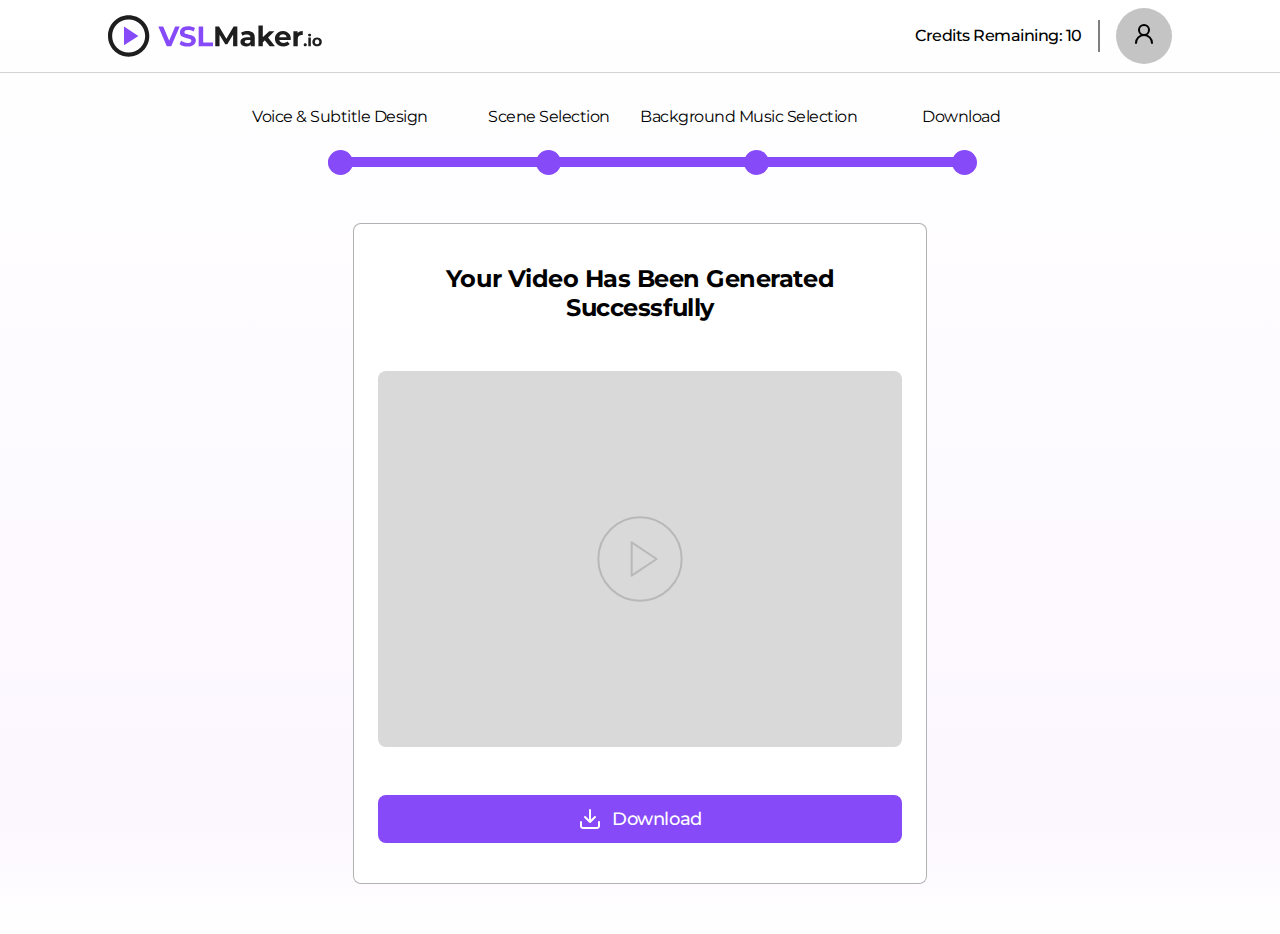
<file: VLSMaker/Download/index.html>
<!DOCTYPE html>
<html lang="en">
<head>
    <meta charset="UTF-8">
    <meta name="viewport" content="width=device-width, initial-scale=1.0">
    <meta http-equiv="Cache-Control" content="no-cache, no-store, must-revalidate">
    <meta http-equiv="Pragma" content="no-cache">
    <meta http-equiv="Expires" content="0">
    <title>Loading</title>
    <link rel="stylesheet" href="style.css">
    
</head>
<body class="bg" style="position: relative; overflow-x: hidden;">
    <header style="padding: 8px 108px; border-bottom: 1px solid rgba(0, 0, 0, 0.171);">
        <div style="display: flex; justify-content: space-between;">
            <div style="display: flex; align-items: center; cursor: pointer; position: relative;">
                <svg width="42" height="42" viewBox="0 0 42 42" fill="none" style="margin-right: 8px" xmlns="http://www.w3.org/2000/svg">
                <path d="M20.656 4.47524C29.7859 4.47524 37.1807 11.8701 37.1807 21.0001C37.1807 30.13 29.7859 37.5248 20.656 37.5248C11.526 37.5248 4.13119 30.13 4.13119 21.0001C4.13119 11.8701 11.526 4.47524 20.656 4.47524ZM20.656 0.344055C9.25387 0.344055 0 9.59793 0 21.0001C0 32.4021 9.25387 41.656 20.656 41.656C32.058 41.656 41.3119 32.4021 41.3119 21.0001C41.3119 9.59793 32.058 0.344055 20.656 0.344055Z" fill="#1E1E1E"/>
                <path d="M15.9877 11.5808L30.4055 20.9173L15.9877 30.2538V11.5808Z" fill="#864AF9"/>
                </svg>
                <svg width="164" height="22" viewBox="0 0 164 22" fill="none" xmlns="http://www.w3.org/2000/svg">
                <path d="M8.76789 21.22L0.31189 1.62H5.21189L12.6039 18.98H9.71989L17.2239 1.62H21.7319L13.2479 21.22H8.76789ZM29.5284 21.556C27.9604 21.556 26.4577 21.3507 25.0204 20.94C23.583 20.5107 22.4257 19.96 21.5484 19.288L23.0884 15.872C23.9284 16.4694 24.9177 16.964 26.0564 17.356C27.2137 17.7294 28.3804 17.916 29.5564 17.916C30.4524 17.916 31.171 17.832 31.7124 17.664C32.2724 17.4774 32.683 17.2254 32.9444 16.908C33.2057 16.5907 33.3364 16.2267 33.3364 15.816C33.3364 15.2934 33.131 14.8827 32.7204 14.584C32.3097 14.2667 31.7684 14.0147 31.0964 13.828C30.4244 13.6227 29.6777 13.436 28.8564 13.268C28.0537 13.0814 27.2417 12.8574 26.4204 12.596C25.6177 12.3347 24.8804 11.9987 24.2084 11.588C23.5364 11.1774 22.9857 10.636 22.5564 9.964C22.1457 9.292 21.9404 8.4334 21.9404 7.388C21.9404 6.268 22.239 5.2507 22.8364 4.336C23.4524 3.4027 24.367 2.6654 25.5804 2.124C26.8124 1.564 28.3524 1.284 30.2004 1.284C31.4324 1.284 32.6457 1.4334 33.8404 1.732C35.035 2.012 36.0897 2.4414 37.0044 3.02L35.6044 6.464C34.6897 5.9414 33.775 5.5587 32.8604 5.316C31.9457 5.0547 31.0497 4.924 30.1724 4.924C29.295 4.924 28.5764 5.0267 28.0164 5.232C27.4564 5.4374 27.055 5.708 26.8124 6.044C26.5697 6.3614 26.4484 6.7347 26.4484 7.164C26.4484 7.668 26.6537 8.0787 27.0644 8.396C27.475 8.6947 28.0164 8.9374 28.6884 9.124C29.3604 9.3107 30.0977 9.4974 30.9004 9.684C31.7217 9.8707 32.5337 10.0854 33.3364 10.328C34.1577 10.5707 34.9044 10.8974 35.5764 11.308C36.2484 11.7187 36.7897 12.26 37.2004 12.932C37.6297 13.604 37.8444 14.4534 37.8444 15.48C37.8444 16.5814 37.5364 17.5894 36.9204 18.504C36.3044 19.4187 35.3804 20.156 34.1484 20.716C32.935 21.276 31.395 21.556 29.5284 21.556ZM40.6638 21.22V1.62H45.1998V17.524H55.028V21.22H40.6638Z" fill="#864AF9"/>
                <path d="M57.282 21.22V1.61999H61.034L69.378 15.452H67.39L75.594 1.61999H79.318L79.374 21.22H75.118L75.09 8.14399H75.874L69.322 19.148H67.278L60.586 8.14399H61.538V21.22H57.282ZM92.676 21.22V18.28L92.396 17.636V12.372C92.396 11.4387 92.107 10.7107 91.528 10.188C90.968 9.66539 90.1 9.40399 88.924 9.40399C88.122 9.40399 87.3281 9.53469 86.5441 9.79599C85.7791 10.0387 85.126 10.3747 84.584 10.804L83.0161 7.75199C83.8381 7.17339 84.827 6.72539 85.984 6.40799C87.142 6.09069 88.318 5.93199 89.512 5.93199C91.808 5.93199 93.591 6.47339 94.86 7.55599C96.13 8.63869 96.764 10.328 96.764 12.624V21.22H92.676ZM88.084 21.444C86.908 21.444 85.9 21.248 85.06 20.856C84.22 20.4454 83.5761 19.8947 83.1281 19.204C82.6801 18.5134 82.456 17.7387 82.456 16.88C82.456 15.984 82.6711 15.2 83.1001 14.528C83.5481 13.856 84.248 13.3334 85.2 12.96C86.152 12.568 87.394 12.372 88.924 12.372H92.928V14.92H89.4C88.374 14.92 87.664 15.088 87.272 15.424C86.899 15.76 86.7121 16.18 86.7121 16.684C86.7121 17.244 86.927 17.692 87.356 18.028C87.804 18.3454 88.411 18.504 89.176 18.504C89.904 18.504 90.558 18.336 91.136 18C91.715 17.6454 92.135 17.132 92.396 16.46L93.068 18.476C92.751 19.4467 92.172 20.184 91.332 20.688C90.492 21.192 89.41 21.444 88.084 21.444ZM104.05 18.14L104.162 12.82L111.19 6.15599H116.398L109.65 13.016L107.382 14.864L104.05 18.14ZM100.438 21.22V0.444031H104.806V21.22H100.438ZM111.666 21.22L106.57 14.892L109.314 11.504L116.958 21.22H111.666ZM125.489 21.444C123.772 21.444 122.26 21.108 120.953 20.436C119.665 19.764 118.667 18.8494 117.957 17.692C117.248 16.516 116.893 15.1814 116.893 13.688C116.893 12.176 117.239 10.8414 117.929 9.68399C118.639 8.50799 119.6 7.59339 120.813 6.93999C122.027 6.26799 123.399 5.93199 124.929 5.93199C126.404 5.93199 127.729 6.24939 128.905 6.88399C130.1 7.49999 131.043 8.39599 131.733 9.57199C132.424 10.7294 132.769 12.12 132.769 13.744C132.769 13.912 132.76 14.108 132.741 14.332C132.723 14.5374 132.704 14.7334 132.685 14.92H120.449V12.372H130.389L128.709 13.128C128.709 12.344 128.551 11.6627 128.233 11.084C127.916 10.5054 127.477 10.0574 126.917 9.73999C126.357 9.40399 125.704 9.23599 124.957 9.23599C124.211 9.23599 123.548 9.40399 122.969 9.73999C122.409 10.0574 121.971 10.5147 121.653 11.112C121.336 11.6907 121.177 12.3814 121.177 13.184V13.856C121.177 14.6774 121.355 15.4054 121.709 16.04C122.083 16.656 122.596 17.132 123.249 17.468C123.921 17.7854 124.705 17.944 125.601 17.944C126.404 17.944 127.104 17.8227 127.701 17.58C128.317 17.3374 128.877 16.9734 129.381 16.488L131.705 19.008C131.015 19.792 130.147 20.3987 129.101 20.828C128.056 21.2387 126.852 21.444 125.489 21.444ZM135.397 21.22V6.15599H139.569V10.412L138.981 9.17999C139.429 8.11599 140.148 7.31339 141.137 6.77199C142.127 6.21199 143.331 5.93199 144.749 5.93199V9.96399C144.563 9.94539 144.395 9.93599 144.245 9.93599C144.096 9.91739 143.937 9.90799 143.769 9.90799C142.575 9.90799 141.604 10.2534 140.857 10.944C140.129 11.616 139.765 12.6707 139.765 14.108V21.22H135.397ZM147.256 21.348C146.829 21.348 146.461 21.204 146.152 20.916C145.853 20.6174 145.704 20.2387 145.704 19.78C145.704 19.3214 145.853 18.9534 146.152 18.676C146.461 18.388 146.829 18.244 147.256 18.244C147.693 18.244 148.061 18.388 148.36 18.676C148.658 18.9534 148.808 19.3214 148.808 19.78C148.808 20.2387 148.658 20.6174 148.36 20.916C148.061 21.204 147.693 21.348 147.256 21.348ZM150.339 21.22V12.612H152.835V21.22H150.339ZM151.587 11.412C151.129 11.412 150.755 11.2787 150.467 11.012C150.179 10.7454 150.035 10.4147 150.035 10.02C150.035 9.62539 150.179 9.29469 150.467 9.02799C150.755 8.76139 151.129 8.62799 151.587 8.62799C152.046 8.62799 152.419 8.75599 152.707 9.01199C152.995 9.25739 153.139 9.57739 153.139 9.97199C153.139 10.388 152.995 10.7347 152.707 11.012C152.43 11.2787 152.057 11.412 151.587 11.412ZM159.088 21.348C158.17 21.348 157.354 21.156 156.64 20.772C155.936 20.388 155.376 19.8654 154.96 19.204C154.554 18.532 154.352 17.7694 154.352 16.916C154.352 16.052 154.554 15.2894 154.96 14.628C155.376 13.956 155.936 13.4334 156.64 13.06C157.354 12.676 158.17 12.484 159.088 12.484C159.994 12.484 160.805 12.676 161.52 13.06C162.234 13.4334 162.794 13.9507 163.2 14.612C163.605 15.2734 163.808 16.0414 163.808 16.916C163.808 17.7694 163.605 18.532 163.2 19.204C162.794 19.8654 162.234 20.388 161.52 20.772C160.805 21.156 159.994 21.348 159.088 21.348ZM159.088 19.3C159.504 19.3 159.877 19.204 160.208 19.012C160.538 18.82 160.8 18.548 160.992 18.196C161.184 17.8334 161.28 17.4067 161.28 16.916C161.28 16.4147 161.184 15.988 160.992 15.636C160.8 15.284 160.538 15.012 160.208 14.82C159.877 14.628 159.504 14.532 159.088 14.532C158.672 14.532 158.298 14.628 157.968 14.82C157.637 15.012 157.37 15.284 157.168 15.636C156.976 15.988 156.88 16.4147 156.88 16.916C156.88 17.4067 156.976 17.8334 157.168 18.196C157.37 18.548 157.637 18.82 157.968 19.012C158.298 19.204 158.672 19.3 159.088 19.3Z" fill="#1E1E1E"/>
                </svg>
                <a href="../login/index.html" style="position: absolute; width: 100%; height: 100%;"></a>              
            </div>
            <div class="right" style="display: flex; align-items: center; position: relative;">
                <span style="
                font-size: 16px;
                font-weight: 500;
                line-height: 14.63px;
                text-align: left;
                ">Credits Remaining: <span id="number">10</span></span>
                <div class="line" style="border: 1px solid #00000080; height: 30px; margin: 0px 16px;"></div>
                <div class="img" id="pfp" style="display: flex; justify-content: center; align-items: center; cursor: pointer;">
                    <div style="width: 20px; height: 20px; background: #C4C4C4; border-radius: 90px; justify-content: center; align-items: center; gap: 10px; display: flex; padding: 18px">
                        <div style="width: 24px; height: auto;">
                            <svg width="24" height="24" viewBox="0 0 24 24" fill="none" xmlns="http://www.w3.org/2000/svg">
                            <path d="M12 13C14.7614 13 17 10.7614 17 8C17 5.23858 14.7614 3 12 3C9.23858 3 7 5.23858 7 8C7 10.7614 9.23858 13 12 13ZM12 13C14.1217 13 16.1566 13.8429 17.6569 15.3431C19.1571 16.8434 20 18.8783 20 21M12 13C9.87827 13 7.84344 13.8429 6.34315 15.3431C4.84285 16.8434 4 18.8783 4 21" stroke="black" stroke-width="2" stroke-linecap="round" stroke-linejoin="round"/>
                            </svg>
                        </div>
                    </div>
                </div>
                <div class="not-present" id="pfpdropdown">
                    <div style="border-bottom: 0.2px solid #00000080; box-sizing: border-box; width: 100%; display: flex; flex-direction: column; gap: 12px; padding: 18px 14px;">
                        <span style="font-size: 24px;font-weight: 600;line-height: 30.24px;letter-spacing: -0.02em;text-align: left; color: #191919;">Olivia Rhye</span>
                        <span style="font-size: 20px;font-weight: 400;line-height: 25.2px;letter-spacing: -0.02em;text-align: left; color: #191919B2;">olivia@example.com</span>
                    </div>
                    <div style="border-bottom: 0.2px solid #00000080; width: 100%; box-sizing: border-box; display: flex; flex-direction: column; gap: 26px; padding: 18px 14px ;">
                        <span class="dropdownText">View profile</span>
                        <div class="display: flex; box-sizing: border-box; width: 100%; flex-direction: row; ">
                            <div class="dropdownText" style="width: 100%; display: flex; flex-direction: row; justify-content: space-between;">
                                <span class="dropdownText" style="width: fit-content;" >Credit left</span>
                                <span class="dropdownText" style="width: fit-content; color: #19191980;">10</span>
                            </div>
                        </div>
                        <span class="dropdownText">Setting</span>
                    </div>
                    <div style="width: 100%; box-sizing: border-box; display: flex; flex-direction: column; gap: 36px; padding: 18px 14px ;">
                        <span class="dropdownText">Log out</span>
                    </div>
                </div>
            </div>
        </div>
    </header>
    <div class="progressbar" style="display: flex; justify-content: center; align-items: center; margin-top: 84px; margin-bottom: 56px;">
        <div style="width: 624px; height: 10px; background: #EEEEEE; position: relative; display: flex; align-items: center;">
            <div style="position: absolute; width: 25px; height: 25px; background: #864AF9; border-radius: 90px; left: 0%;"></div>
            <div style="position: absolute; width: 25px; height: 25px; background: #864AF9; border-radius: 90px; left: 208px"></div>
            <div style="position: absolute; width: 25px; height: 25px; background: #864AF9; border-radius: 90px; left: 416px;"></div>
            <div style="position: absolute; width: 25px; height: 25px; background: #864AF9; border-radius: 90px; left: 100%;"></div>


            <div style="position: absolute; width: 634px; height: 10px; background: #864AF9; border-radius: 90px; left: 0;"></div>


            <div style="position: absolute; top: -50px; left: -75.96px;">Voice & Subtitle Design</div>
            <div style="position: absolute; top: -50px; left: 160px;">Scene Selection</div>
            <div style="position: absolute; top: -50px; left: 312px;">Background Music Selection</div>
            <div style="position: absolute; top: -50px; left: 594px;">Download</div>
        </div>
    </div>
    <div class="container" style="display: flex; width: 100%; justify-content: center; margin-bottom: 50px;">
        <div style="display: flex; text-align: center; width: 524px; height: fit-content;  gap: 48px; background: white; border: 1px solid #0000004D; border-radius: 8px; justify-content: center; align-items: center; flex-direction: column; padding: 40px 24px;">
            <span style="font-family: Montserrat;font-size: 24px;font-weight: 700;line-height: 29.26px;text-align: center;">Your Video Has Been Generated Successfully</span>
            <div style="display: flex; background-color: #D9D9D9; width: 100%; height: 376px; border-radius: 8px; align-items: center; justify-content: center;">
                <svg width="86" height="86" viewBox="0 0 86 86" fill="none" xmlns="http://www.w3.org/2000/svg">
                    <path d="M43 84.6667C66.0119 84.6667 84.6667 66.0119 84.6667 43C84.6667 19.9881 66.0119 1.33334 43 1.33334C19.9881 1.33334 1.33334 19.9881 1.33334 43C1.33334 66.0119 19.9881 84.6667 43 84.6667Z" stroke="#00000080" stroke-opacity="0.3" stroke-width="2" stroke-linecap="round" stroke-linejoin="round"/>
                    <path d="M34.6667 26.3333L59.6667 43L34.6667 59.6667V26.3333Z" stroke="#00000080" stroke-opacity="0.3" stroke-width="2" stroke-linecap="round" stroke-linejoin="round"/>
                </svg>                    
            </div>
            <a href="#" style="display: flex; box-sizing: border-box; align-items: center; justify-content: center; text-decoration: none; background: #864AF9; border-radius: 8px; font-family: Montserrat; font-size: 18px; font-weight: 500; line-height: 21.94px; text-align: left; color: white; padding: 12px 24px; width: 100%; gap: 10px;">
                <svg width="24" height="24" viewBox="0 0 24 24" fill="none" xmlns="http://www.w3.org/2000/svg">
                    <path d="M21 15V19C21 19.5304 20.7893 20.0391 20.4142 20.4142C20.0391 20.7893 19.5304 21 19 21H5C4.46957 21 3.96086 20.7893 3.58579 20.4142C3.21071 20.0391 3 19.5304 3 19V15M7 10L12 15M12 15L17 10M12 15V3" stroke="white" stroke-width="2" stroke-linecap="round" stroke-linejoin="round"/>
                </svg>                    
                <span style="line-height: 24px;">Download</span>
            </a>
        </div>
    </div>
    <script src="script.js"></script>
</body>
</html>
</file>
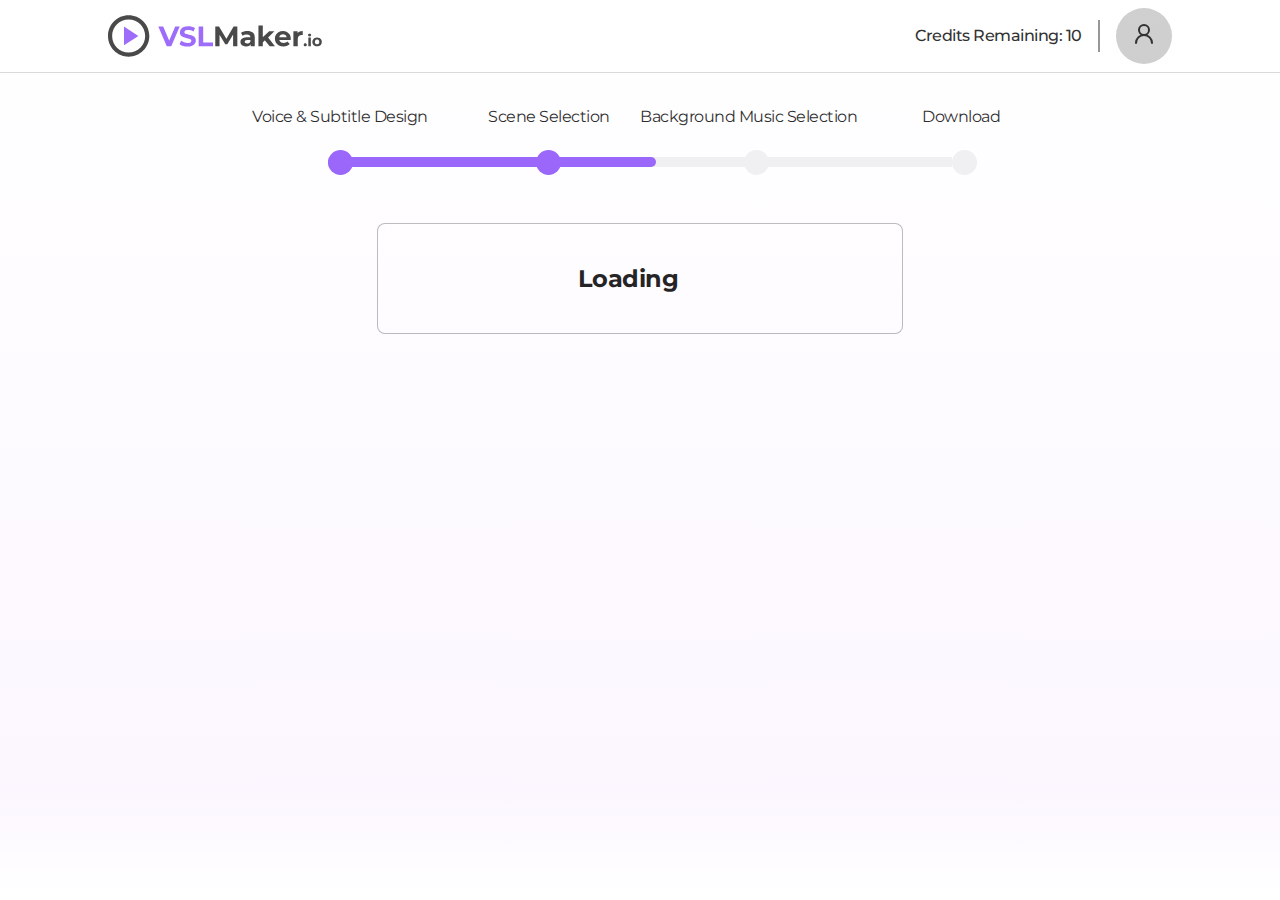
<file: VLSMaker/loading/index.html>
<!DOCTYPE html>
<html lang="en">
<head>
    <meta charset="UTF-8">
    <meta name="viewport" content="width=device-width, initial-scale=1.0">
    <meta http-equiv="Cache-Control" content="no-cache, no-store, must-revalidate">
    <meta http-equiv="Pragma" content="no-cache">
    <meta http-equiv="Expires" content="0">
    <title>Loading</title>
    <link rel="stylesheet" href="style.css">
    <script src="script.js"></script>
</head>
<body onload="redirectAfterDelay()" style="position: relative; overflow-x: hidden;">
    <div class="bg"></div>
    <header style="padding: 8px 108px; border-bottom: 1px solid rgba(0, 0, 0, 0.171);">
        <div style="display: flex; justify-content: space-between;">
            <div style="display: flex; align-items: center; cursor: pointer; position: relative;">
                <svg width="42" height="42" viewBox="0 0 42 42" fill="none" style="margin-right: 8px" xmlns="http://www.w3.org/2000/svg">
                <path d="M20.656 4.47524C29.7859 4.47524 37.1807 11.8701 37.1807 21.0001C37.1807 30.13 29.7859 37.5248 20.656 37.5248C11.526 37.5248 4.13119 30.13 4.13119 21.0001C4.13119 11.8701 11.526 4.47524 20.656 4.47524ZM20.656 0.344055C9.25387 0.344055 0 9.59793 0 21.0001C0 32.4021 9.25387 41.656 20.656 41.656C32.058 41.656 41.3119 32.4021 41.3119 21.0001C41.3119 9.59793 32.058 0.344055 20.656 0.344055Z" fill="#1E1E1E"/>
                <path d="M15.9877 11.5808L30.4055 20.9173L15.9877 30.2538V11.5808Z" fill="#864AF9"/>
                </svg>
                <svg width="164" height="22" viewBox="0 0 164 22" fill="none" xmlns="http://www.w3.org/2000/svg">
                <path d="M8.76789 21.22L0.31189 1.62H5.21189L12.6039 18.98H9.71989L17.2239 1.62H21.7319L13.2479 21.22H8.76789ZM29.5284 21.556C27.9604 21.556 26.4577 21.3507 25.0204 20.94C23.583 20.5107 22.4257 19.96 21.5484 19.288L23.0884 15.872C23.9284 16.4694 24.9177 16.964 26.0564 17.356C27.2137 17.7294 28.3804 17.916 29.5564 17.916C30.4524 17.916 31.171 17.832 31.7124 17.664C32.2724 17.4774 32.683 17.2254 32.9444 16.908C33.2057 16.5907 33.3364 16.2267 33.3364 15.816C33.3364 15.2934 33.131 14.8827 32.7204 14.584C32.3097 14.2667 31.7684 14.0147 31.0964 13.828C30.4244 13.6227 29.6777 13.436 28.8564 13.268C28.0537 13.0814 27.2417 12.8574 26.4204 12.596C25.6177 12.3347 24.8804 11.9987 24.2084 11.588C23.5364 11.1774 22.9857 10.636 22.5564 9.964C22.1457 9.292 21.9404 8.4334 21.9404 7.388C21.9404 6.268 22.239 5.2507 22.8364 4.336C23.4524 3.4027 24.367 2.6654 25.5804 2.124C26.8124 1.564 28.3524 1.284 30.2004 1.284C31.4324 1.284 32.6457 1.4334 33.8404 1.732C35.035 2.012 36.0897 2.4414 37.0044 3.02L35.6044 6.464C34.6897 5.9414 33.775 5.5587 32.8604 5.316C31.9457 5.0547 31.0497 4.924 30.1724 4.924C29.295 4.924 28.5764 5.0267 28.0164 5.232C27.4564 5.4374 27.055 5.708 26.8124 6.044C26.5697 6.3614 26.4484 6.7347 26.4484 7.164C26.4484 7.668 26.6537 8.0787 27.0644 8.396C27.475 8.6947 28.0164 8.9374 28.6884 9.124C29.3604 9.3107 30.0977 9.4974 30.9004 9.684C31.7217 9.8707 32.5337 10.0854 33.3364 10.328C34.1577 10.5707 34.9044 10.8974 35.5764 11.308C36.2484 11.7187 36.7897 12.26 37.2004 12.932C37.6297 13.604 37.8444 14.4534 37.8444 15.48C37.8444 16.5814 37.5364 17.5894 36.9204 18.504C36.3044 19.4187 35.3804 20.156 34.1484 20.716C32.935 21.276 31.395 21.556 29.5284 21.556ZM40.6638 21.22V1.62H45.1998V17.524H55.028V21.22H40.6638Z" fill="#864AF9"/>
                <path d="M57.282 21.22V1.61999H61.034L69.378 15.452H67.39L75.594 1.61999H79.318L79.374 21.22H75.118L75.09 8.14399H75.874L69.322 19.148H67.278L60.586 8.14399H61.538V21.22H57.282ZM92.676 21.22V18.28L92.396 17.636V12.372C92.396 11.4387 92.107 10.7107 91.528 10.188C90.968 9.66539 90.1 9.40399 88.924 9.40399C88.122 9.40399 87.3281 9.53469 86.5441 9.79599C85.7791 10.0387 85.126 10.3747 84.584 10.804L83.0161 7.75199C83.8381 7.17339 84.827 6.72539 85.984 6.40799C87.142 6.09069 88.318 5.93199 89.512 5.93199C91.808 5.93199 93.591 6.47339 94.86 7.55599C96.13 8.63869 96.764 10.328 96.764 12.624V21.22H92.676ZM88.084 21.444C86.908 21.444 85.9 21.248 85.06 20.856C84.22 20.4454 83.5761 19.8947 83.1281 19.204C82.6801 18.5134 82.456 17.7387 82.456 16.88C82.456 15.984 82.6711 15.2 83.1001 14.528C83.5481 13.856 84.248 13.3334 85.2 12.96C86.152 12.568 87.394 12.372 88.924 12.372H92.928V14.92H89.4C88.374 14.92 87.664 15.088 87.272 15.424C86.899 15.76 86.7121 16.18 86.7121 16.684C86.7121 17.244 86.927 17.692 87.356 18.028C87.804 18.3454 88.411 18.504 89.176 18.504C89.904 18.504 90.558 18.336 91.136 18C91.715 17.6454 92.135 17.132 92.396 16.46L93.068 18.476C92.751 19.4467 92.172 20.184 91.332 20.688C90.492 21.192 89.41 21.444 88.084 21.444ZM104.05 18.14L104.162 12.82L111.19 6.15599H116.398L109.65 13.016L107.382 14.864L104.05 18.14ZM100.438 21.22V0.444031H104.806V21.22H100.438ZM111.666 21.22L106.57 14.892L109.314 11.504L116.958 21.22H111.666ZM125.489 21.444C123.772 21.444 122.26 21.108 120.953 20.436C119.665 19.764 118.667 18.8494 117.957 17.692C117.248 16.516 116.893 15.1814 116.893 13.688C116.893 12.176 117.239 10.8414 117.929 9.68399C118.639 8.50799 119.6 7.59339 120.813 6.93999C122.027 6.26799 123.399 5.93199 124.929 5.93199C126.404 5.93199 127.729 6.24939 128.905 6.88399C130.1 7.49999 131.043 8.39599 131.733 9.57199C132.424 10.7294 132.769 12.12 132.769 13.744C132.769 13.912 132.76 14.108 132.741 14.332C132.723 14.5374 132.704 14.7334 132.685 14.92H120.449V12.372H130.389L128.709 13.128C128.709 12.344 128.551 11.6627 128.233 11.084C127.916 10.5054 127.477 10.0574 126.917 9.73999C126.357 9.40399 125.704 9.23599 124.957 9.23599C124.211 9.23599 123.548 9.40399 122.969 9.73999C122.409 10.0574 121.971 10.5147 121.653 11.112C121.336 11.6907 121.177 12.3814 121.177 13.184V13.856C121.177 14.6774 121.355 15.4054 121.709 16.04C122.083 16.656 122.596 17.132 123.249 17.468C123.921 17.7854 124.705 17.944 125.601 17.944C126.404 17.944 127.104 17.8227 127.701 17.58C128.317 17.3374 128.877 16.9734 129.381 16.488L131.705 19.008C131.015 19.792 130.147 20.3987 129.101 20.828C128.056 21.2387 126.852 21.444 125.489 21.444ZM135.397 21.22V6.15599H139.569V10.412L138.981 9.17999C139.429 8.11599 140.148 7.31339 141.137 6.77199C142.127 6.21199 143.331 5.93199 144.749 5.93199V9.96399C144.563 9.94539 144.395 9.93599 144.245 9.93599C144.096 9.91739 143.937 9.90799 143.769 9.90799C142.575 9.90799 141.604 10.2534 140.857 10.944C140.129 11.616 139.765 12.6707 139.765 14.108V21.22H135.397ZM147.256 21.348C146.829 21.348 146.461 21.204 146.152 20.916C145.853 20.6174 145.704 20.2387 145.704 19.78C145.704 19.3214 145.853 18.9534 146.152 18.676C146.461 18.388 146.829 18.244 147.256 18.244C147.693 18.244 148.061 18.388 148.36 18.676C148.658 18.9534 148.808 19.3214 148.808 19.78C148.808 20.2387 148.658 20.6174 148.36 20.916C148.061 21.204 147.693 21.348 147.256 21.348ZM150.339 21.22V12.612H152.835V21.22H150.339ZM151.587 11.412C151.129 11.412 150.755 11.2787 150.467 11.012C150.179 10.7454 150.035 10.4147 150.035 10.02C150.035 9.62539 150.179 9.29469 150.467 9.02799C150.755 8.76139 151.129 8.62799 151.587 8.62799C152.046 8.62799 152.419 8.75599 152.707 9.01199C152.995 9.25739 153.139 9.57739 153.139 9.97199C153.139 10.388 152.995 10.7347 152.707 11.012C152.43 11.2787 152.057 11.412 151.587 11.412ZM159.088 21.348C158.17 21.348 157.354 21.156 156.64 20.772C155.936 20.388 155.376 19.8654 154.96 19.204C154.554 18.532 154.352 17.7694 154.352 16.916C154.352 16.052 154.554 15.2894 154.96 14.628C155.376 13.956 155.936 13.4334 156.64 13.06C157.354 12.676 158.17 12.484 159.088 12.484C159.994 12.484 160.805 12.676 161.52 13.06C162.234 13.4334 162.794 13.9507 163.2 14.612C163.605 15.2734 163.808 16.0414 163.808 16.916C163.808 17.7694 163.605 18.532 163.2 19.204C162.794 19.8654 162.234 20.388 161.52 20.772C160.805 21.156 159.994 21.348 159.088 21.348ZM159.088 19.3C159.504 19.3 159.877 19.204 160.208 19.012C160.538 18.82 160.8 18.548 160.992 18.196C161.184 17.8334 161.28 17.4067 161.28 16.916C161.28 16.4147 161.184 15.988 160.992 15.636C160.8 15.284 160.538 15.012 160.208 14.82C159.877 14.628 159.504 14.532 159.088 14.532C158.672 14.532 158.298 14.628 157.968 14.82C157.637 15.012 157.37 15.284 157.168 15.636C156.976 15.988 156.88 16.4147 156.88 16.916C156.88 17.4067 156.976 17.8334 157.168 18.196C157.37 18.548 157.637 18.82 157.968 19.012C158.298 19.204 158.672 19.3 159.088 19.3Z" fill="#1E1E1E"/>
                </svg>
                <a href="../login/index.html" style="position: absolute; width: 100%; height: 100%;"></a>              
            </div>
            <div class="right" style="display: flex; align-items: center; position: relative;">
                <span style="
                font-size: 16px;
                font-weight: 500;
                line-height: 14.63px;
                text-align: left;
                ">Credits Remaining: <span id="number">10</span></span>
                <div class="line" style="border: 1px solid #00000080; height: 30px; margin: 0px 16px;"></div>
                <div class="img" id="pfp" style="display: flex; justify-content: center; align-items: center; cursor: pointer;">
                    <div style="width: 20px; height: 20px; background: #C4C4C4; border-radius: 90px; justify-content: center; align-items: center; gap: 10px; display: flex; padding: 18px">
                        <div style="width: 24px; height: auto;">
                            <svg width="24" height="24" viewBox="0 0 24 24" fill="none" xmlns="http://www.w3.org/2000/svg">
                            <path d="M12 13C14.7614 13 17 10.7614 17 8C17 5.23858 14.7614 3 12 3C9.23858 3 7 5.23858 7 8C7 10.7614 9.23858 13 12 13ZM12 13C14.1217 13 16.1566 13.8429 17.6569 15.3431C19.1571 16.8434 20 18.8783 20 21M12 13C9.87827 13 7.84344 13.8429 6.34315 15.3431C4.84285 16.8434 4 18.8783 4 21" stroke="black" stroke-width="2" stroke-linecap="round" stroke-linejoin="round"/>
                            </svg>
                        </div>
                    </div>
                </div>
                <div class="not-present" id="pfpdropdown">
                    <div style="border-bottom: 0.2px solid #00000080; box-sizing: border-box; width: 100%; display: flex; flex-direction: column; gap: 12px; padding: 18px 14px;">
                        <span style="font-size: 24px;font-weight: 600;line-height: 30.24px;letter-spacing: -0.02em;text-align: left; color: #191919;">Olivia Rhye</span>
                        <span style="font-size: 20px;font-weight: 400;line-height: 25.2px;letter-spacing: -0.02em;text-align: left; color: #191919B2;">olivia@example.com</span>
                    </div>
                    <div style="border-bottom: 0.2px solid #00000080; width: 100%; box-sizing: border-box; display: flex; flex-direction: column; gap: 26px; padding: 18px 14px ;">
                        <span class="dropdownText">View profile</span>
                        <div class="display: flex; box-sizing: border-box; width: 100%; flex-direction: row; ">
                            <div class="dropdownText" style="width: 100%; display: flex; flex-direction: row; justify-content: space-between;">
                                <span class="dropdownText" style="width: fit-content;" >Credit left</span>
                                <span class="dropdownText" style="width: fit-content; color: #19191980;">10</span>
                            </div>
                        </div>
                        <span class="dropdownText">Setting</span>
                    </div>
                    <div style="width: 100%; box-sizing: border-box; display: flex; flex-direction: column; gap: 36px; padding: 18px 14px ;">
                        <span class="dropdownText">Log out</span>
                    </div>
                </div>
            </div>
        </div>
    </header>
    <div class="progressbar" style="display: flex; justify-content: center; align-items: center; margin-top: 84px; margin-bottom: 56px;">
        <div style="width: 624px; height: 10px; background: #EEEEEE; position: relative; display: flex; align-items: center;">
            <div style="position: absolute; width: 25px; height: 25px; background: #864AF9; border-radius: 90px; left: 0%;"></div>
            <div style="position: absolute; width: 25px; height: 25px; background: #864AF9; border-radius: 90px; left: 208px"></div>
            <div style="position: absolute; width: 25px; height: 25px; background: #EEEEEE; border-radius: 90px; left: 416px;"></div>
            <div style="position: absolute; width: 25px; height: 25px; background: #EEEEEE; border-radius: 90px; left: 100%;"></div>


            <div style="position: absolute; width: 328px; height: 10px; background: #864AF9; border-radius: 90px; left: 0;"></div>


            <div style="position: absolute; top: -50px; left: -75.96px;">Voice & Subtitle Design</div>
            <div style="position: absolute; top: -50px; left: 160px;">Scene Selection</div>
            <div style="position: absolute; top: -50px; left: 312px;">Background Music Selection</div>
            <div style="position: absolute; top: -50px; left: 594px;">Download</div>
        </div>
    </div>
    <div class="container" style="display: flex; width: 100%; justify-content: center;">
        <div style="display: flex; text-align: center; width: 524px; height: 109px; background: white; border: 1px solid #0000004D; border-radius: 8px; justify-content: center; align-items: center;">
            <span style="font-family: Montserrat;font-size: 24px;font-weight: 700;line-height: 29.26px;text-align: center;">
                Loading<span class="dot"></span><span class="dot"></span><span class="dot"></span>
            </span>
        </div>
    </div>
</body>
</html>

<!--  -->
</file>
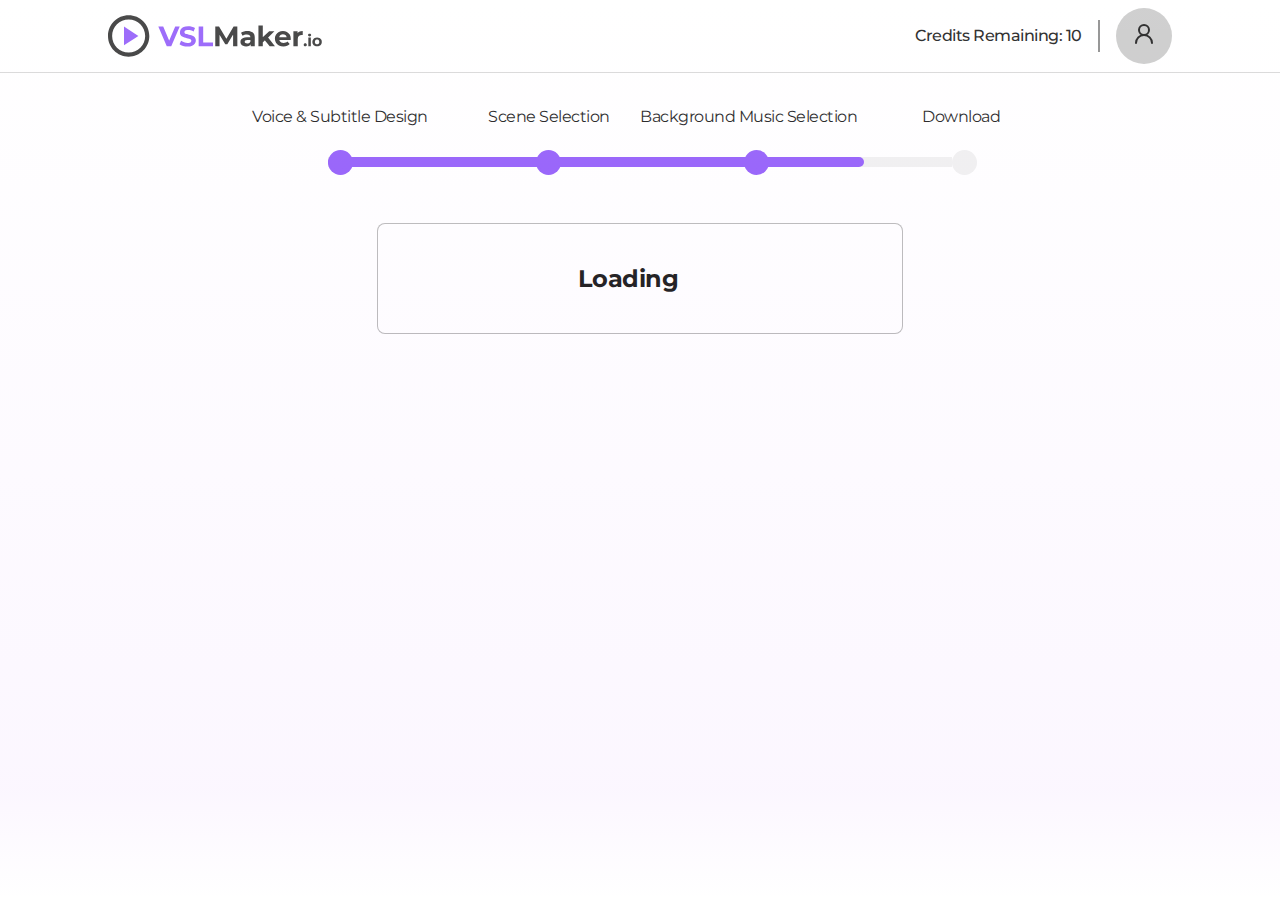
<file: VLSMaker/loading2/index.html>
<!DOCTYPE html>
<html lang="en">
<head>
    <meta charset="UTF-8">
    <meta name="viewport" content="width=device-width, initial-scale=1.0">
    <meta http-equiv="Cache-Control" content="no-cache, no-store, must-revalidate">
    <meta http-equiv="Pragma" content="no-cache">
    <meta http-equiv="Expires" content="0">
    <title>Loading</title>
    <link rel="stylesheet" href="style.css">
    <script src="script.js"></script>
</head>
<body onload="redirectAfterDelay()" style="position: relative; overflow-x: hidden;">
    <div class="bg"></div>
    <header style="padding: 8px 108px; border-bottom: 1px solid rgba(0, 0, 0, 0.171);">
        <div style="display: flex; justify-content: space-between;">
            <div style="display: flex; align-items: center; cursor: pointer; position: relative;">
                <svg width="42" height="42" viewBox="0 0 42 42" fill="none" style="margin-right: 8px" xmlns="http://www.w3.org/2000/svg">
                <path d="M20.656 4.47524C29.7859 4.47524 37.1807 11.8701 37.1807 21.0001C37.1807 30.13 29.7859 37.5248 20.656 37.5248C11.526 37.5248 4.13119 30.13 4.13119 21.0001C4.13119 11.8701 11.526 4.47524 20.656 4.47524ZM20.656 0.344055C9.25387 0.344055 0 9.59793 0 21.0001C0 32.4021 9.25387 41.656 20.656 41.656C32.058 41.656 41.3119 32.4021 41.3119 21.0001C41.3119 9.59793 32.058 0.344055 20.656 0.344055Z" fill="#1E1E1E"/>
                <path d="M15.9877 11.5808L30.4055 20.9173L15.9877 30.2538V11.5808Z" fill="#864AF9"/>
                </svg>
                <svg width="164" height="22" viewBox="0 0 164 22" fill="none" xmlns="http://www.w3.org/2000/svg">
                <path d="M8.76789 21.22L0.31189 1.62H5.21189L12.6039 18.98H9.71989L17.2239 1.62H21.7319L13.2479 21.22H8.76789ZM29.5284 21.556C27.9604 21.556 26.4577 21.3507 25.0204 20.94C23.583 20.5107 22.4257 19.96 21.5484 19.288L23.0884 15.872C23.9284 16.4694 24.9177 16.964 26.0564 17.356C27.2137 17.7294 28.3804 17.916 29.5564 17.916C30.4524 17.916 31.171 17.832 31.7124 17.664C32.2724 17.4774 32.683 17.2254 32.9444 16.908C33.2057 16.5907 33.3364 16.2267 33.3364 15.816C33.3364 15.2934 33.131 14.8827 32.7204 14.584C32.3097 14.2667 31.7684 14.0147 31.0964 13.828C30.4244 13.6227 29.6777 13.436 28.8564 13.268C28.0537 13.0814 27.2417 12.8574 26.4204 12.596C25.6177 12.3347 24.8804 11.9987 24.2084 11.588C23.5364 11.1774 22.9857 10.636 22.5564 9.964C22.1457 9.292 21.9404 8.4334 21.9404 7.388C21.9404 6.268 22.239 5.2507 22.8364 4.336C23.4524 3.4027 24.367 2.6654 25.5804 2.124C26.8124 1.564 28.3524 1.284 30.2004 1.284C31.4324 1.284 32.6457 1.4334 33.8404 1.732C35.035 2.012 36.0897 2.4414 37.0044 3.02L35.6044 6.464C34.6897 5.9414 33.775 5.5587 32.8604 5.316C31.9457 5.0547 31.0497 4.924 30.1724 4.924C29.295 4.924 28.5764 5.0267 28.0164 5.232C27.4564 5.4374 27.055 5.708 26.8124 6.044C26.5697 6.3614 26.4484 6.7347 26.4484 7.164C26.4484 7.668 26.6537 8.0787 27.0644 8.396C27.475 8.6947 28.0164 8.9374 28.6884 9.124C29.3604 9.3107 30.0977 9.4974 30.9004 9.684C31.7217 9.8707 32.5337 10.0854 33.3364 10.328C34.1577 10.5707 34.9044 10.8974 35.5764 11.308C36.2484 11.7187 36.7897 12.26 37.2004 12.932C37.6297 13.604 37.8444 14.4534 37.8444 15.48C37.8444 16.5814 37.5364 17.5894 36.9204 18.504C36.3044 19.4187 35.3804 20.156 34.1484 20.716C32.935 21.276 31.395 21.556 29.5284 21.556ZM40.6638 21.22V1.62H45.1998V17.524H55.028V21.22H40.6638Z" fill="#864AF9"/>
                <path d="M57.282 21.22V1.61999H61.034L69.378 15.452H67.39L75.594 1.61999H79.318L79.374 21.22H75.118L75.09 8.14399H75.874L69.322 19.148H67.278L60.586 8.14399H61.538V21.22H57.282ZM92.676 21.22V18.28L92.396 17.636V12.372C92.396 11.4387 92.107 10.7107 91.528 10.188C90.968 9.66539 90.1 9.40399 88.924 9.40399C88.122 9.40399 87.3281 9.53469 86.5441 9.79599C85.7791 10.0387 85.126 10.3747 84.584 10.804L83.0161 7.75199C83.8381 7.17339 84.827 6.72539 85.984 6.40799C87.142 6.09069 88.318 5.93199 89.512 5.93199C91.808 5.93199 93.591 6.47339 94.86 7.55599C96.13 8.63869 96.764 10.328 96.764 12.624V21.22H92.676ZM88.084 21.444C86.908 21.444 85.9 21.248 85.06 20.856C84.22 20.4454 83.5761 19.8947 83.1281 19.204C82.6801 18.5134 82.456 17.7387 82.456 16.88C82.456 15.984 82.6711 15.2 83.1001 14.528C83.5481 13.856 84.248 13.3334 85.2 12.96C86.152 12.568 87.394 12.372 88.924 12.372H92.928V14.92H89.4C88.374 14.92 87.664 15.088 87.272 15.424C86.899 15.76 86.7121 16.18 86.7121 16.684C86.7121 17.244 86.927 17.692 87.356 18.028C87.804 18.3454 88.411 18.504 89.176 18.504C89.904 18.504 90.558 18.336 91.136 18C91.715 17.6454 92.135 17.132 92.396 16.46L93.068 18.476C92.751 19.4467 92.172 20.184 91.332 20.688C90.492 21.192 89.41 21.444 88.084 21.444ZM104.05 18.14L104.162 12.82L111.19 6.15599H116.398L109.65 13.016L107.382 14.864L104.05 18.14ZM100.438 21.22V0.444031H104.806V21.22H100.438ZM111.666 21.22L106.57 14.892L109.314 11.504L116.958 21.22H111.666ZM125.489 21.444C123.772 21.444 122.26 21.108 120.953 20.436C119.665 19.764 118.667 18.8494 117.957 17.692C117.248 16.516 116.893 15.1814 116.893 13.688C116.893 12.176 117.239 10.8414 117.929 9.68399C118.639 8.50799 119.6 7.59339 120.813 6.93999C122.027 6.26799 123.399 5.93199 124.929 5.93199C126.404 5.93199 127.729 6.24939 128.905 6.88399C130.1 7.49999 131.043 8.39599 131.733 9.57199C132.424 10.7294 132.769 12.12 132.769 13.744C132.769 13.912 132.76 14.108 132.741 14.332C132.723 14.5374 132.704 14.7334 132.685 14.92H120.449V12.372H130.389L128.709 13.128C128.709 12.344 128.551 11.6627 128.233 11.084C127.916 10.5054 127.477 10.0574 126.917 9.73999C126.357 9.40399 125.704 9.23599 124.957 9.23599C124.211 9.23599 123.548 9.40399 122.969 9.73999C122.409 10.0574 121.971 10.5147 121.653 11.112C121.336 11.6907 121.177 12.3814 121.177 13.184V13.856C121.177 14.6774 121.355 15.4054 121.709 16.04C122.083 16.656 122.596 17.132 123.249 17.468C123.921 17.7854 124.705 17.944 125.601 17.944C126.404 17.944 127.104 17.8227 127.701 17.58C128.317 17.3374 128.877 16.9734 129.381 16.488L131.705 19.008C131.015 19.792 130.147 20.3987 129.101 20.828C128.056 21.2387 126.852 21.444 125.489 21.444ZM135.397 21.22V6.15599H139.569V10.412L138.981 9.17999C139.429 8.11599 140.148 7.31339 141.137 6.77199C142.127 6.21199 143.331 5.93199 144.749 5.93199V9.96399C144.563 9.94539 144.395 9.93599 144.245 9.93599C144.096 9.91739 143.937 9.90799 143.769 9.90799C142.575 9.90799 141.604 10.2534 140.857 10.944C140.129 11.616 139.765 12.6707 139.765 14.108V21.22H135.397ZM147.256 21.348C146.829 21.348 146.461 21.204 146.152 20.916C145.853 20.6174 145.704 20.2387 145.704 19.78C145.704 19.3214 145.853 18.9534 146.152 18.676C146.461 18.388 146.829 18.244 147.256 18.244C147.693 18.244 148.061 18.388 148.36 18.676C148.658 18.9534 148.808 19.3214 148.808 19.78C148.808 20.2387 148.658 20.6174 148.36 20.916C148.061 21.204 147.693 21.348 147.256 21.348ZM150.339 21.22V12.612H152.835V21.22H150.339ZM151.587 11.412C151.129 11.412 150.755 11.2787 150.467 11.012C150.179 10.7454 150.035 10.4147 150.035 10.02C150.035 9.62539 150.179 9.29469 150.467 9.02799C150.755 8.76139 151.129 8.62799 151.587 8.62799C152.046 8.62799 152.419 8.75599 152.707 9.01199C152.995 9.25739 153.139 9.57739 153.139 9.97199C153.139 10.388 152.995 10.7347 152.707 11.012C152.43 11.2787 152.057 11.412 151.587 11.412ZM159.088 21.348C158.17 21.348 157.354 21.156 156.64 20.772C155.936 20.388 155.376 19.8654 154.96 19.204C154.554 18.532 154.352 17.7694 154.352 16.916C154.352 16.052 154.554 15.2894 154.96 14.628C155.376 13.956 155.936 13.4334 156.64 13.06C157.354 12.676 158.17 12.484 159.088 12.484C159.994 12.484 160.805 12.676 161.52 13.06C162.234 13.4334 162.794 13.9507 163.2 14.612C163.605 15.2734 163.808 16.0414 163.808 16.916C163.808 17.7694 163.605 18.532 163.2 19.204C162.794 19.8654 162.234 20.388 161.52 20.772C160.805 21.156 159.994 21.348 159.088 21.348ZM159.088 19.3C159.504 19.3 159.877 19.204 160.208 19.012C160.538 18.82 160.8 18.548 160.992 18.196C161.184 17.8334 161.28 17.4067 161.28 16.916C161.28 16.4147 161.184 15.988 160.992 15.636C160.8 15.284 160.538 15.012 160.208 14.82C159.877 14.628 159.504 14.532 159.088 14.532C158.672 14.532 158.298 14.628 157.968 14.82C157.637 15.012 157.37 15.284 157.168 15.636C156.976 15.988 156.88 16.4147 156.88 16.916C156.88 17.4067 156.976 17.8334 157.168 18.196C157.37 18.548 157.637 18.82 157.968 19.012C158.298 19.204 158.672 19.3 159.088 19.3Z" fill="#1E1E1E"/>
                </svg>
                <a href="../login/index.html" style="position: absolute; width: 100%; height: 100%;"></a>              
            </div>
            <div class="right" style="display: flex; align-items: center; position: relative;">
                <span style="
                font-size: 16px;
                font-weight: 500;
                line-height: 14.63px;
                text-align: left;
                ">Credits Remaining: <span id="number">10</span></span>
                <div class="line" style="border: 1px solid #00000080; height: 30px; margin: 0px 16px;"></div>
                <div class="img" id="pfp" style="display: flex; justify-content: center; align-items: center; cursor: pointer;">
                    <div style="width: 20px; height: 20px; background: #C4C4C4; border-radius: 90px; justify-content: center; align-items: center; gap: 10px; display: flex; padding: 18px">
                        <div style="width: 24px; height: auto;">
                            <svg width="24" height="24" viewBox="0 0 24 24" fill="none" xmlns="http://www.w3.org/2000/svg">
                            <path d="M12 13C14.7614 13 17 10.7614 17 8C17 5.23858 14.7614 3 12 3C9.23858 3 7 5.23858 7 8C7 10.7614 9.23858 13 12 13ZM12 13C14.1217 13 16.1566 13.8429 17.6569 15.3431C19.1571 16.8434 20 18.8783 20 21M12 13C9.87827 13 7.84344 13.8429 6.34315 15.3431C4.84285 16.8434 4 18.8783 4 21" stroke="black" stroke-width="2" stroke-linecap="round" stroke-linejoin="round"/>
                            </svg>
                        </div>
                    </div>
                </div>
                <div class="not-present" id="pfpdropdown">
                    <div style="border-bottom: 0.2px solid #00000080; box-sizing: border-box; width: 100%; display: flex; flex-direction: column; gap: 12px; padding: 18px 14px;">
                        <span style="font-size: 24px;font-weight: 600;line-height: 30.24px;letter-spacing: -0.02em;text-align: left; color: #191919;">Olivia Rhye</span>
                        <span style="font-size: 20px;font-weight: 400;line-height: 25.2px;letter-spacing: -0.02em;text-align: left; color: #191919B2;">olivia@example.com</span>
                    </div>
                    <div style="border-bottom: 0.2px solid #00000080; width: 100%; box-sizing: border-box; display: flex; flex-direction: column; gap: 26px; padding: 18px 14px ;">
                        <span class="dropdownText">View profile</span>
                        <div class="display: flex; box-sizing: border-box; width: 100%; flex-direction: row; ">
                            <div class="dropdownText" style="width: 100%; display: flex; flex-direction: row; justify-content: space-between;">
                                <span class="dropdownText" style="width: fit-content;" >Credit left</span>
                                <span class="dropdownText" style="width: fit-content; color: #19191980;">10</span>
                            </div>
                        </div>
                        <span class="dropdownText">Setting</span>
                    </div>
                    <div style="width: 100%; box-sizing: border-box; display: flex; flex-direction: column; gap: 36px; padding: 18px 14px ;">
                        <span class="dropdownText">Log out</span>
                    </div>
                </div>
            </div>
        </div>
    </header>
    <div class="progressbar" style="display: flex; justify-content: center; align-items: center; margin-top: 84px; margin-bottom: 56px;">
        <div style="width: 624px; height: 10px; background: #EEEEEE; position: relative; display: flex; align-items: center;">
            <div style="position: absolute; width: 25px; height: 25px; background: #864AF9; border-radius: 90px; left: 0%;"></div>
            <div style="position: absolute; width: 25px; height: 25px; background: #864AF9; border-radius: 90px; left: 208px"></div>
            <div style="position: absolute; width: 25px; height: 25px; background: #864AF9; border-radius: 90px; left: 416px;"></div>
            <div style="position: absolute; width: 25px; height: 25px; background: #EEEEEE; border-radius: 90px; left: 100%;"></div>


            <div style="position: absolute; width: 536px; height: 10px; background: #864AF9; border-radius: 90px; left: 0;"></div>


            <div style="position: absolute; top: -50px; left: -75.96px;">Voice & Subtitle Design</div>
            <div style="position: absolute; top: -50px; left: 160px;">Scene Selection</div>
            <div style="position: absolute; top: -50px; left: 312px;">Background Music Selection</div>
            <div style="position: absolute; top: -50px; left: 594px;">Download</div>
        </div>
    </div>
    <div class="container" style="display: flex; width: 100%; justify-content: center;">
        <div style="display: flex; text-align: center; width: 524px; height: 109px; background: white; border: 1px solid #0000004D; border-radius: 8px; justify-content: center; align-items: center;">
            <span style="font-family: Montserrat;font-size: 24px;font-weight: 700;line-height: 29.26px;text-align: center;">
                Loading<span class="dot"></span><span class="dot"></span><span class="dot"></span>
            </span>
        </div>
    </div>
</body>
</html>
</file>
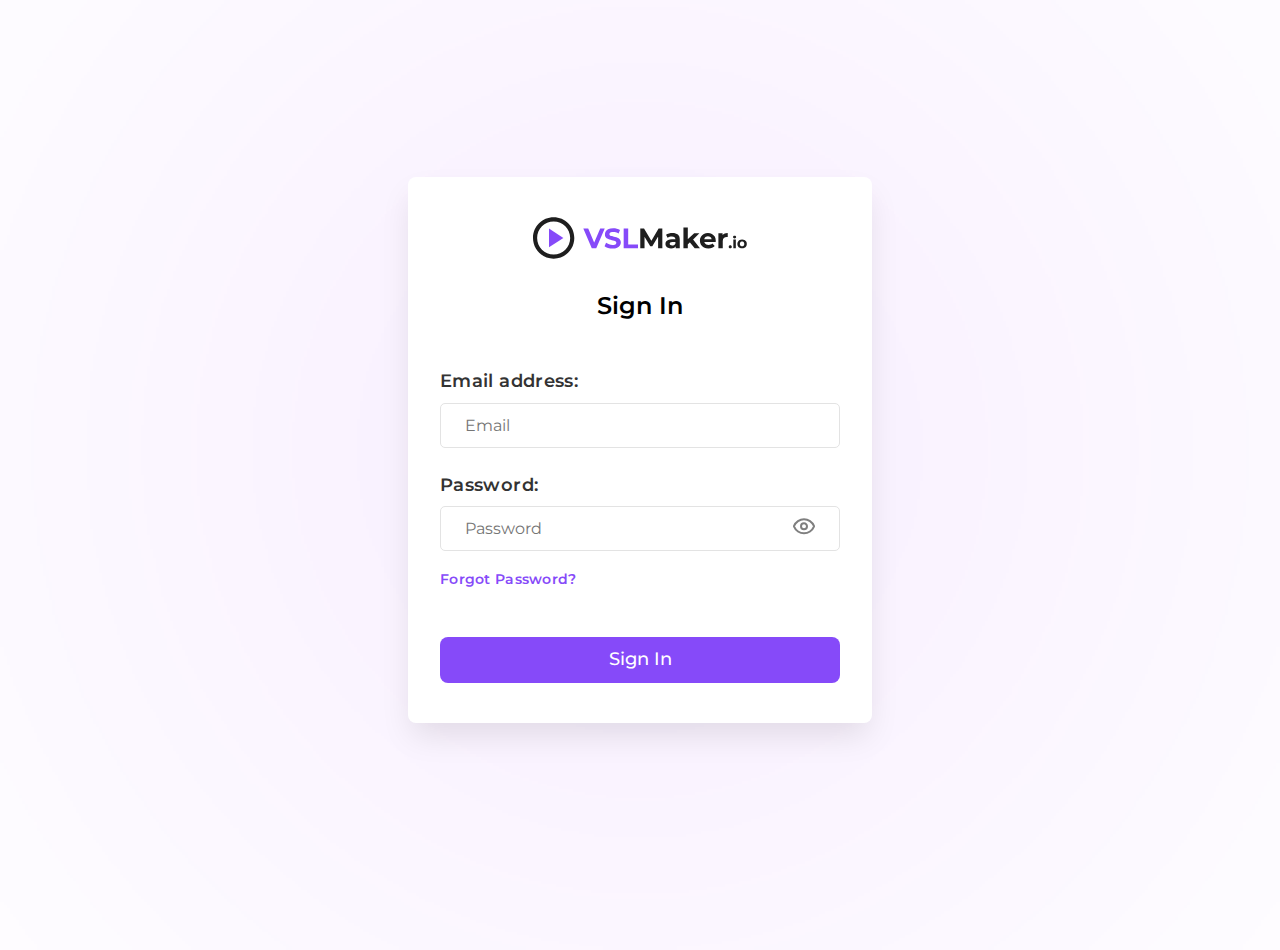
<file: VLSMaker/login/index.html>
<!DOCTYPE html>
<html lang="en">
<head>
    <meta charset="UTF-8">
    <meta name="viewport" content="width=device-width, initial-scale=1.0">
    <meta http-equiv="Cache-Control" content="no-cache, no-store, must-revalidate">
    <meta http-equiv="Pragma" content="no-cache">
    <meta http-equiv="Expires" content="0">
    <title>Login</title>
    <link rel="stylesheet" href="style.css">
</head>
<body>
    <div style="
        width: 100vw; 
        height: 100vh;
        display: flex;
        justify-content: center;
        align-items: center;
        position: relative;
        ">
        <img src="assets/background/Ellipse 2.svg" alt="" style="
            position: absolute;
            z-index: -1;
            width: 1000px;
            height: auto;
            filter: blur(400px);
            opacity: 35%;
        ">
        <div class="form-container" style="
            width: 400px;
            padding: 40px 32px;
            background: white;
            border-radius: 8px;
            box-shadow: 0px 4px 4px -4px #0C0C0D0D;
            box-shadow: 0px 16px 32px -4px #0C0C0D1A;">
            <form action="" style="
                display: flex;
                flex-direction: column;
                row-gap: 48px;
                ">
                <div class="logo" style="
                    display: flex;
                    align-items: center;
                    row-gap: 32px;
                    flex-direction: column;">
                    <div style="
                        display: flex;
                        align-items: center;">
                        <svg width="42" height="42" viewBox="0 0 42 42" fill="none" style="margin-right: 8px" xmlns="http://www.w3.org/2000/svg">
                            <path d="M20.656 4.47524C29.7859 4.47524 37.1807 11.8701 37.1807 21.0001C37.1807 30.13 29.7859 37.5248 20.656 37.5248C11.526 37.5248 4.13119 30.13 4.13119 21.0001C4.13119 11.8701 11.526 4.47524 20.656 4.47524ZM20.656 0.344055C9.25387 0.344055 0 9.59793 0 21.0001C0 32.4021 9.25387 41.656 20.656 41.656C32.058 41.656 41.3119 32.4021 41.3119 21.0001C41.3119 9.59793 32.058 0.344055 20.656 0.344055Z" fill="#1E1E1E"/>
                            <path d="M15.9877 11.5808L30.4055 20.9173L15.9877 30.2538V11.5808Z" fill="#864AF9"/>
                            </svg>
                            
                            <svg width="164" height="22" viewBox="0 0 164 22" fill="none" xmlns="http://www.w3.org/2000/svg">
                                <path d="M8.76789 21.22L0.31189 1.62H5.21189L12.6039 18.98H9.71989L17.2239 1.62H21.7319L13.2479 21.22H8.76789ZM29.5284 21.556C27.9604 21.556 26.4577 21.3507 25.0204 20.94C23.583 20.5107 22.4257 19.96 21.5484 19.288L23.0884 15.872C23.9284 16.4694 24.9177 16.964 26.0564 17.356C27.2137 17.7294 28.3804 17.916 29.5564 17.916C30.4524 17.916 31.171 17.832 31.7124 17.664C32.2724 17.4774 32.683 17.2254 32.9444 16.908C33.2057 16.5907 33.3364 16.2267 33.3364 15.816C33.3364 15.2934 33.131 14.8827 32.7204 14.584C32.3097 14.2667 31.7684 14.0147 31.0964 13.828C30.4244 13.6227 29.6777 13.436 28.8564 13.268C28.0537 13.0814 27.2417 12.8574 26.4204 12.596C25.6177 12.3347 24.8804 11.9987 24.2084 11.588C23.5364 11.1774 22.9857 10.636 22.5564 9.964C22.1457 9.292 21.9404 8.4334 21.9404 7.388C21.9404 6.268 22.239 5.2507 22.8364 4.336C23.4524 3.4027 24.367 2.6654 25.5804 2.124C26.8124 1.564 28.3524 1.284 30.2004 1.284C31.4324 1.284 32.6457 1.4334 33.8404 1.732C35.035 2.012 36.0897 2.4414 37.0044 3.02L35.6044 6.464C34.6897 5.9414 33.775 5.5587 32.8604 5.316C31.9457 5.0547 31.0497 4.924 30.1724 4.924C29.295 4.924 28.5764 5.0267 28.0164 5.232C27.4564 5.4374 27.055 5.708 26.8124 6.044C26.5697 6.3614 26.4484 6.7347 26.4484 7.164C26.4484 7.668 26.6537 8.0787 27.0644 8.396C27.475 8.6947 28.0164 8.9374 28.6884 9.124C29.3604 9.3107 30.0977 9.4974 30.9004 9.684C31.7217 9.8707 32.5337 10.0854 33.3364 10.328C34.1577 10.5707 34.9044 10.8974 35.5764 11.308C36.2484 11.7187 36.7897 12.26 37.2004 12.932C37.6297 13.604 37.8444 14.4534 37.8444 15.48C37.8444 16.5814 37.5364 17.5894 36.9204 18.504C36.3044 19.4187 35.3804 20.156 34.1484 20.716C32.935 21.276 31.395 21.556 29.5284 21.556ZM40.6638 21.22V1.62H45.1998V17.524H55.028V21.22H40.6638Z" fill="#864AF9"/>
                                <path d="M57.282 21.22V1.61999H61.034L69.378 15.452H67.39L75.594 1.61999H79.318L79.374 21.22H75.118L75.09 8.14399H75.874L69.322 19.148H67.278L60.586 8.14399H61.538V21.22H57.282ZM92.676 21.22V18.28L92.396 17.636V12.372C92.396 11.4387 92.107 10.7107 91.528 10.188C90.968 9.66539 90.1 9.40399 88.924 9.40399C88.122 9.40399 87.3281 9.53469 86.5441 9.79599C85.7791 10.0387 85.126 10.3747 84.584 10.804L83.0161 7.75199C83.8381 7.17339 84.827 6.72539 85.984 6.40799C87.142 6.09069 88.318 5.93199 89.512 5.93199C91.808 5.93199 93.591 6.47339 94.86 7.55599C96.13 8.63869 96.764 10.328 96.764 12.624V21.22H92.676ZM88.084 21.444C86.908 21.444 85.9 21.248 85.06 20.856C84.22 20.4454 83.5761 19.8947 83.1281 19.204C82.6801 18.5134 82.456 17.7387 82.456 16.88C82.456 15.984 82.6711 15.2 83.1001 14.528C83.5481 13.856 84.248 13.3334 85.2 12.96C86.152 12.568 87.394 12.372 88.924 12.372H92.928V14.92H89.4C88.374 14.92 87.664 15.088 87.272 15.424C86.899 15.76 86.7121 16.18 86.7121 16.684C86.7121 17.244 86.927 17.692 87.356 18.028C87.804 18.3454 88.411 18.504 89.176 18.504C89.904 18.504 90.558 18.336 91.136 18C91.715 17.6454 92.135 17.132 92.396 16.46L93.068 18.476C92.751 19.4467 92.172 20.184 91.332 20.688C90.492 21.192 89.41 21.444 88.084 21.444ZM104.05 18.14L104.162 12.82L111.19 6.15599H116.398L109.65 13.016L107.382 14.864L104.05 18.14ZM100.438 21.22V0.444031H104.806V21.22H100.438ZM111.666 21.22L106.57 14.892L109.314 11.504L116.958 21.22H111.666ZM125.489 21.444C123.772 21.444 122.26 21.108 120.953 20.436C119.665 19.764 118.667 18.8494 117.957 17.692C117.248 16.516 116.893 15.1814 116.893 13.688C116.893 12.176 117.239 10.8414 117.929 9.68399C118.639 8.50799 119.6 7.59339 120.813 6.93999C122.027 6.26799 123.399 5.93199 124.929 5.93199C126.404 5.93199 127.729 6.24939 128.905 6.88399C130.1 7.49999 131.043 8.39599 131.733 9.57199C132.424 10.7294 132.769 12.12 132.769 13.744C132.769 13.912 132.76 14.108 132.741 14.332C132.723 14.5374 132.704 14.7334 132.685 14.92H120.449V12.372H130.389L128.709 13.128C128.709 12.344 128.551 11.6627 128.233 11.084C127.916 10.5054 127.477 10.0574 126.917 9.73999C126.357 9.40399 125.704 9.23599 124.957 9.23599C124.211 9.23599 123.548 9.40399 122.969 9.73999C122.409 10.0574 121.971 10.5147 121.653 11.112C121.336 11.6907 121.177 12.3814 121.177 13.184V13.856C121.177 14.6774 121.355 15.4054 121.709 16.04C122.083 16.656 122.596 17.132 123.249 17.468C123.921 17.7854 124.705 17.944 125.601 17.944C126.404 17.944 127.104 17.8227 127.701 17.58C128.317 17.3374 128.877 16.9734 129.381 16.488L131.705 19.008C131.015 19.792 130.147 20.3987 129.101 20.828C128.056 21.2387 126.852 21.444 125.489 21.444ZM135.397 21.22V6.15599H139.569V10.412L138.981 9.17999C139.429 8.11599 140.148 7.31339 141.137 6.77199C142.127 6.21199 143.331 5.93199 144.749 5.93199V9.96399C144.563 9.94539 144.395 9.93599 144.245 9.93599C144.096 9.91739 143.937 9.90799 143.769 9.90799C142.575 9.90799 141.604 10.2534 140.857 10.944C140.129 11.616 139.765 12.6707 139.765 14.108V21.22H135.397ZM147.256 21.348C146.829 21.348 146.461 21.204 146.152 20.916C145.853 20.6174 145.704 20.2387 145.704 19.78C145.704 19.3214 145.853 18.9534 146.152 18.676C146.461 18.388 146.829 18.244 147.256 18.244C147.693 18.244 148.061 18.388 148.36 18.676C148.658 18.9534 148.808 19.3214 148.808 19.78C148.808 20.2387 148.658 20.6174 148.36 20.916C148.061 21.204 147.693 21.348 147.256 21.348ZM150.339 21.22V12.612H152.835V21.22H150.339ZM151.587 11.412C151.129 11.412 150.755 11.2787 150.467 11.012C150.179 10.7454 150.035 10.4147 150.035 10.02C150.035 9.62539 150.179 9.29469 150.467 9.02799C150.755 8.76139 151.129 8.62799 151.587 8.62799C152.046 8.62799 152.419 8.75599 152.707 9.01199C152.995 9.25739 153.139 9.57739 153.139 9.97199C153.139 10.388 152.995 10.7347 152.707 11.012C152.43 11.2787 152.057 11.412 151.587 11.412ZM159.088 21.348C158.17 21.348 157.354 21.156 156.64 20.772C155.936 20.388 155.376 19.8654 154.96 19.204C154.554 18.532 154.352 17.7694 154.352 16.916C154.352 16.052 154.554 15.2894 154.96 14.628C155.376 13.956 155.936 13.4334 156.64 13.06C157.354 12.676 158.17 12.484 159.088 12.484C159.994 12.484 160.805 12.676 161.52 13.06C162.234 13.4334 162.794 13.9507 163.2 14.612C163.605 15.2734 163.808 16.0414 163.808 16.916C163.808 17.7694 163.605 18.532 163.2 19.204C162.794 19.8654 162.234 20.388 161.52 20.772C160.805 21.156 159.994 21.348 159.088 21.348ZM159.088 19.3C159.504 19.3 159.877 19.204 160.208 19.012C160.538 18.82 160.8 18.548 160.992 18.196C161.184 17.8334 161.28 17.4067 161.28 16.916C161.28 16.4147 161.184 15.988 160.992 15.636C160.8 15.284 160.538 15.012 160.208 14.82C159.877 14.628 159.504 14.532 159.088 14.532C158.672 14.532 158.298 14.628 157.968 14.82C157.637 15.012 157.37 15.284 157.168 15.636C156.976 15.988 156.88 16.4147 156.88 16.916C156.88 17.4067 156.976 17.8334 157.168 18.196C157.37 18.548 157.637 18.82 157.968 19.012C158.298 19.204 158.672 19.3 159.088 19.3Z" fill="#1E1E1E"/>
                                </svg>                                
                    </div>
                    <span style="
                        font-family: Montserrat;
                        font-size: 24px;
                        font-weight: 600;
                        line-height: 29.26px;
                        text-align: left;
                    ">Sign In</span>
                </div>
                <div class="form" style="display: flex; flex-direction: column;">
                    <div class="form-group" style="margin-bottom: 24px;">
                        <label for="email">Email address:</label>
                        <input type="email" id="email" placeholder="Email">
                    </div>
                    <div class="form-group" style="margin-bottom: 18px; position: relative;">
                        <label for="message">Password:</label>
                        <input type="password" id="password" placeholder="Password">
                        <div id="toggleIcon" style="
                            display: flex;
                            justify-content: center;
                            align-items: center;
                            border: none;
                            padding: 0;
                            margin: 0;
                            width: 24px;
                            height: 24px;
                            position: absolute;
                            right: 24px;
                            bottom: 12px;
                            cursor: pointer;">
                            <img src="assets/icons/eye-open.svg" alt="eye-off" class="eye" id="eye">
                        </div>
                    </div>
                    <a href="#" class="forgot-password" >Forgot Password?</a>
                    <a href="../index.html" class="button">Sign In</a>
                </div>
            </form>
        </div>
    </div>
    <script src="script.js"></script>
</body>
</html>
</file>
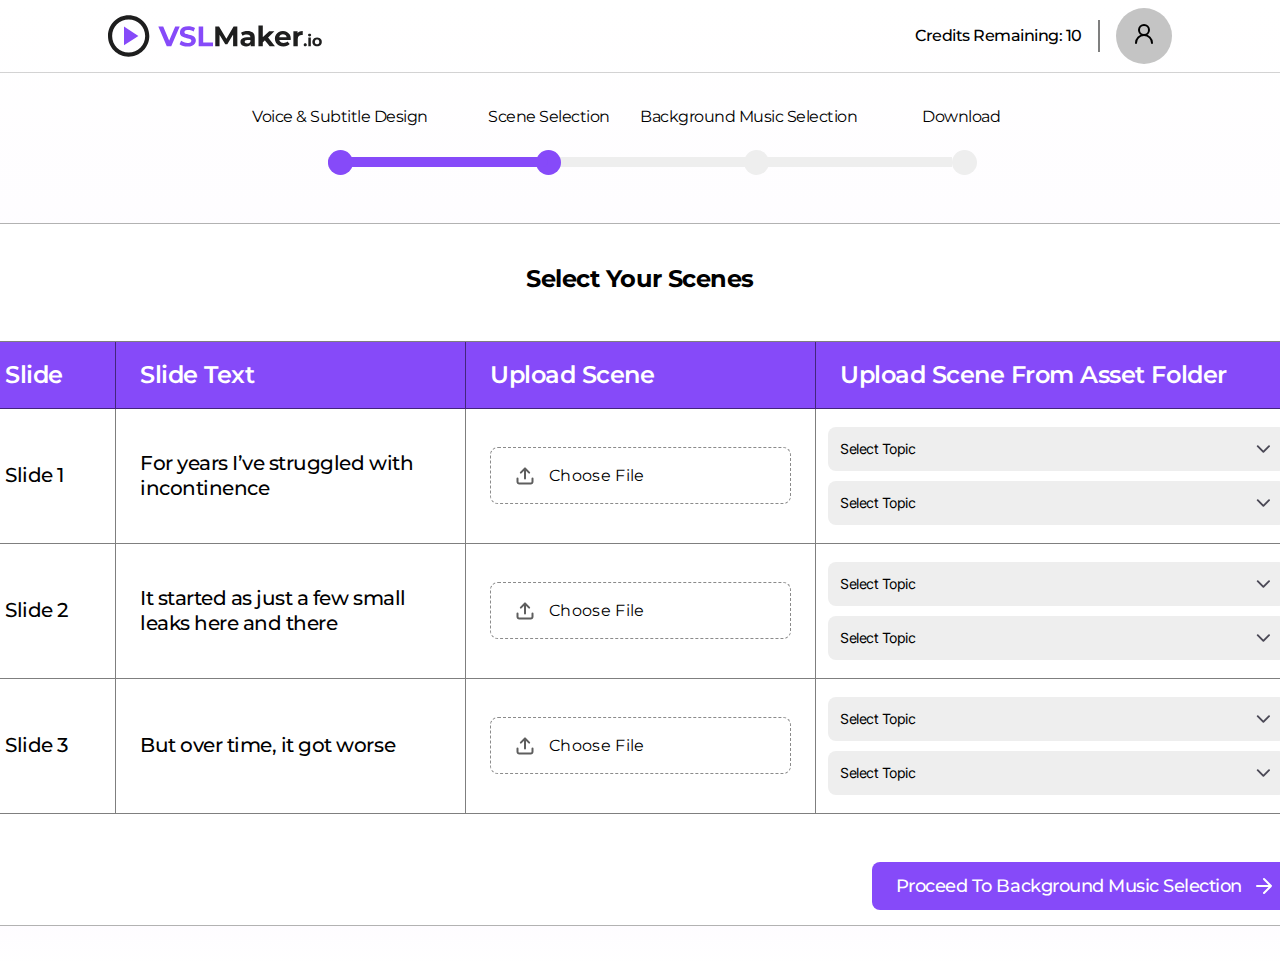
<file: VLSMaker/sceneselection/index.html>
<!DOCTYPE html>
<html lang="en">
<head>
    <meta charset="UTF-8">
    <meta name="viewport" content="width=device-width, initial-scale=1.0">
    <meta http-equiv="Cache-Control" content="no-cache, no-store, must-revalidate">
    <meta http-equiv="Pragma" content="no-cache">
    <meta http-equiv="Expires" content="0">
    <title>Scene Selection</title>
    <link rel="stylesheet" href="style.css">
</head>
<body style="position: relative; overflow-x: hidden;">
    <div class="bg"></div>
    <header style="padding: 8px 108px; border-bottom: 1px solid rgba(0, 0, 0, 0.171);">
        <div style="display: flex; justify-content: space-between;">
            <div style="display: flex; align-items: center; cursor: pointer; position: relative;">
                <svg width="42" height="42" viewBox="0 0 42 42" fill="none" style="margin-right: 8px" xmlns="http://www.w3.org/2000/svg">
                <path d="M20.656 4.47524C29.7859 4.47524 37.1807 11.8701 37.1807 21.0001C37.1807 30.13 29.7859 37.5248 20.656 37.5248C11.526 37.5248 4.13119 30.13 4.13119 21.0001C4.13119 11.8701 11.526 4.47524 20.656 4.47524ZM20.656 0.344055C9.25387 0.344055 0 9.59793 0 21.0001C0 32.4021 9.25387 41.656 20.656 41.656C32.058 41.656 41.3119 32.4021 41.3119 21.0001C41.3119 9.59793 32.058 0.344055 20.656 0.344055Z" fill="#1E1E1E"/>
                <path d="M15.9877 11.5808L30.4055 20.9173L15.9877 30.2538V11.5808Z" fill="#864AF9"/>
                </svg>
                <svg width="164" height="22" viewBox="0 0 164 22" fill="none" xmlns="http://www.w3.org/2000/svg">
                <path d="M8.76789 21.22L0.31189 1.62H5.21189L12.6039 18.98H9.71989L17.2239 1.62H21.7319L13.2479 21.22H8.76789ZM29.5284 21.556C27.9604 21.556 26.4577 21.3507 25.0204 20.94C23.583 20.5107 22.4257 19.96 21.5484 19.288L23.0884 15.872C23.9284 16.4694 24.9177 16.964 26.0564 17.356C27.2137 17.7294 28.3804 17.916 29.5564 17.916C30.4524 17.916 31.171 17.832 31.7124 17.664C32.2724 17.4774 32.683 17.2254 32.9444 16.908C33.2057 16.5907 33.3364 16.2267 33.3364 15.816C33.3364 15.2934 33.131 14.8827 32.7204 14.584C32.3097 14.2667 31.7684 14.0147 31.0964 13.828C30.4244 13.6227 29.6777 13.436 28.8564 13.268C28.0537 13.0814 27.2417 12.8574 26.4204 12.596C25.6177 12.3347 24.8804 11.9987 24.2084 11.588C23.5364 11.1774 22.9857 10.636 22.5564 9.964C22.1457 9.292 21.9404 8.4334 21.9404 7.388C21.9404 6.268 22.239 5.2507 22.8364 4.336C23.4524 3.4027 24.367 2.6654 25.5804 2.124C26.8124 1.564 28.3524 1.284 30.2004 1.284C31.4324 1.284 32.6457 1.4334 33.8404 1.732C35.035 2.012 36.0897 2.4414 37.0044 3.02L35.6044 6.464C34.6897 5.9414 33.775 5.5587 32.8604 5.316C31.9457 5.0547 31.0497 4.924 30.1724 4.924C29.295 4.924 28.5764 5.0267 28.0164 5.232C27.4564 5.4374 27.055 5.708 26.8124 6.044C26.5697 6.3614 26.4484 6.7347 26.4484 7.164C26.4484 7.668 26.6537 8.0787 27.0644 8.396C27.475 8.6947 28.0164 8.9374 28.6884 9.124C29.3604 9.3107 30.0977 9.4974 30.9004 9.684C31.7217 9.8707 32.5337 10.0854 33.3364 10.328C34.1577 10.5707 34.9044 10.8974 35.5764 11.308C36.2484 11.7187 36.7897 12.26 37.2004 12.932C37.6297 13.604 37.8444 14.4534 37.8444 15.48C37.8444 16.5814 37.5364 17.5894 36.9204 18.504C36.3044 19.4187 35.3804 20.156 34.1484 20.716C32.935 21.276 31.395 21.556 29.5284 21.556ZM40.6638 21.22V1.62H45.1998V17.524H55.028V21.22H40.6638Z" fill="#864AF9"/>
                <path d="M57.282 21.22V1.61999H61.034L69.378 15.452H67.39L75.594 1.61999H79.318L79.374 21.22H75.118L75.09 8.14399H75.874L69.322 19.148H67.278L60.586 8.14399H61.538V21.22H57.282ZM92.676 21.22V18.28L92.396 17.636V12.372C92.396 11.4387 92.107 10.7107 91.528 10.188C90.968 9.66539 90.1 9.40399 88.924 9.40399C88.122 9.40399 87.3281 9.53469 86.5441 9.79599C85.7791 10.0387 85.126 10.3747 84.584 10.804L83.0161 7.75199C83.8381 7.17339 84.827 6.72539 85.984 6.40799C87.142 6.09069 88.318 5.93199 89.512 5.93199C91.808 5.93199 93.591 6.47339 94.86 7.55599C96.13 8.63869 96.764 10.328 96.764 12.624V21.22H92.676ZM88.084 21.444C86.908 21.444 85.9 21.248 85.06 20.856C84.22 20.4454 83.5761 19.8947 83.1281 19.204C82.6801 18.5134 82.456 17.7387 82.456 16.88C82.456 15.984 82.6711 15.2 83.1001 14.528C83.5481 13.856 84.248 13.3334 85.2 12.96C86.152 12.568 87.394 12.372 88.924 12.372H92.928V14.92H89.4C88.374 14.92 87.664 15.088 87.272 15.424C86.899 15.76 86.7121 16.18 86.7121 16.684C86.7121 17.244 86.927 17.692 87.356 18.028C87.804 18.3454 88.411 18.504 89.176 18.504C89.904 18.504 90.558 18.336 91.136 18C91.715 17.6454 92.135 17.132 92.396 16.46L93.068 18.476C92.751 19.4467 92.172 20.184 91.332 20.688C90.492 21.192 89.41 21.444 88.084 21.444ZM104.05 18.14L104.162 12.82L111.19 6.15599H116.398L109.65 13.016L107.382 14.864L104.05 18.14ZM100.438 21.22V0.444031H104.806V21.22H100.438ZM111.666 21.22L106.57 14.892L109.314 11.504L116.958 21.22H111.666ZM125.489 21.444C123.772 21.444 122.26 21.108 120.953 20.436C119.665 19.764 118.667 18.8494 117.957 17.692C117.248 16.516 116.893 15.1814 116.893 13.688C116.893 12.176 117.239 10.8414 117.929 9.68399C118.639 8.50799 119.6 7.59339 120.813 6.93999C122.027 6.26799 123.399 5.93199 124.929 5.93199C126.404 5.93199 127.729 6.24939 128.905 6.88399C130.1 7.49999 131.043 8.39599 131.733 9.57199C132.424 10.7294 132.769 12.12 132.769 13.744C132.769 13.912 132.76 14.108 132.741 14.332C132.723 14.5374 132.704 14.7334 132.685 14.92H120.449V12.372H130.389L128.709 13.128C128.709 12.344 128.551 11.6627 128.233 11.084C127.916 10.5054 127.477 10.0574 126.917 9.73999C126.357 9.40399 125.704 9.23599 124.957 9.23599C124.211 9.23599 123.548 9.40399 122.969 9.73999C122.409 10.0574 121.971 10.5147 121.653 11.112C121.336 11.6907 121.177 12.3814 121.177 13.184V13.856C121.177 14.6774 121.355 15.4054 121.709 16.04C122.083 16.656 122.596 17.132 123.249 17.468C123.921 17.7854 124.705 17.944 125.601 17.944C126.404 17.944 127.104 17.8227 127.701 17.58C128.317 17.3374 128.877 16.9734 129.381 16.488L131.705 19.008C131.015 19.792 130.147 20.3987 129.101 20.828C128.056 21.2387 126.852 21.444 125.489 21.444ZM135.397 21.22V6.15599H139.569V10.412L138.981 9.17999C139.429 8.11599 140.148 7.31339 141.137 6.77199C142.127 6.21199 143.331 5.93199 144.749 5.93199V9.96399C144.563 9.94539 144.395 9.93599 144.245 9.93599C144.096 9.91739 143.937 9.90799 143.769 9.90799C142.575 9.90799 141.604 10.2534 140.857 10.944C140.129 11.616 139.765 12.6707 139.765 14.108V21.22H135.397ZM147.256 21.348C146.829 21.348 146.461 21.204 146.152 20.916C145.853 20.6174 145.704 20.2387 145.704 19.78C145.704 19.3214 145.853 18.9534 146.152 18.676C146.461 18.388 146.829 18.244 147.256 18.244C147.693 18.244 148.061 18.388 148.36 18.676C148.658 18.9534 148.808 19.3214 148.808 19.78C148.808 20.2387 148.658 20.6174 148.36 20.916C148.061 21.204 147.693 21.348 147.256 21.348ZM150.339 21.22V12.612H152.835V21.22H150.339ZM151.587 11.412C151.129 11.412 150.755 11.2787 150.467 11.012C150.179 10.7454 150.035 10.4147 150.035 10.02C150.035 9.62539 150.179 9.29469 150.467 9.02799C150.755 8.76139 151.129 8.62799 151.587 8.62799C152.046 8.62799 152.419 8.75599 152.707 9.01199C152.995 9.25739 153.139 9.57739 153.139 9.97199C153.139 10.388 152.995 10.7347 152.707 11.012C152.43 11.2787 152.057 11.412 151.587 11.412ZM159.088 21.348C158.17 21.348 157.354 21.156 156.64 20.772C155.936 20.388 155.376 19.8654 154.96 19.204C154.554 18.532 154.352 17.7694 154.352 16.916C154.352 16.052 154.554 15.2894 154.96 14.628C155.376 13.956 155.936 13.4334 156.64 13.06C157.354 12.676 158.17 12.484 159.088 12.484C159.994 12.484 160.805 12.676 161.52 13.06C162.234 13.4334 162.794 13.9507 163.2 14.612C163.605 15.2734 163.808 16.0414 163.808 16.916C163.808 17.7694 163.605 18.532 163.2 19.204C162.794 19.8654 162.234 20.388 161.52 20.772C160.805 21.156 159.994 21.348 159.088 21.348ZM159.088 19.3C159.504 19.3 159.877 19.204 160.208 19.012C160.538 18.82 160.8 18.548 160.992 18.196C161.184 17.8334 161.28 17.4067 161.28 16.916C161.28 16.4147 161.184 15.988 160.992 15.636C160.8 15.284 160.538 15.012 160.208 14.82C159.877 14.628 159.504 14.532 159.088 14.532C158.672 14.532 158.298 14.628 157.968 14.82C157.637 15.012 157.37 15.284 157.168 15.636C156.976 15.988 156.88 16.4147 156.88 16.916C156.88 17.4067 156.976 17.8334 157.168 18.196C157.37 18.548 157.637 18.82 157.968 19.012C158.298 19.204 158.672 19.3 159.088 19.3Z" fill="#1E1E1E"/>
                </svg>
                <a href="../login/index.html" style="position: absolute; width: 100%; height: 100%;"></a>              
            </div>
            <div class="right" style="display: flex; align-items: center; position: relative;">
                <span style="
                font-size: 16px;
                font-weight: 500;
                line-height: 14.63px;
                text-align: left;
                ">Credits Remaining: <span id="number">10</span></span>
                <div class="line" style="border: 1px solid #00000080; height: 30px; margin: 0px 16px;"></div>
                <div class="img" id="pfp" style="display: flex; justify-content: center; align-items: center; cursor: pointer;">
                    <div style="width: 20px; height: 20px; background: #C4C4C4; border-radius: 90px; justify-content: center; align-items: center; gap: 10px; display: flex; padding: 18px">
                        <div style="width: 24px; height: auto;">
                            <svg width="24" height="24" viewBox="0 0 24 24" fill="none" xmlns="http://www.w3.org/2000/svg">
                            <path d="M12 13C14.7614 13 17 10.7614 17 8C17 5.23858 14.7614 3 12 3C9.23858 3 7 5.23858 7 8C7 10.7614 9.23858 13 12 13ZM12 13C14.1217 13 16.1566 13.8429 17.6569 15.3431C19.1571 16.8434 20 18.8783 20 21M12 13C9.87827 13 7.84344 13.8429 6.34315 15.3431C4.84285 16.8434 4 18.8783 4 21" stroke="black" stroke-width="2" stroke-linecap="round" stroke-linejoin="round"/>
                            </svg>
                        </div>
                    </div>
                </div>
                <div class="not-present" id="pfpdropdown">
                    <div style="border-bottom: 0.2px solid #00000080; box-sizing: border-box; width: 100%; display: flex; flex-direction: column; gap: 12px; padding: 18px 14px;">
                        <span style="font-size: 24px;font-weight: 600;line-height: 30.24px;letter-spacing: -0.02em;text-align: left; color: #191919;">Olivia Rhye</span>
                        <span style="font-size: 20px;font-weight: 400;line-height: 25.2px;letter-spacing: -0.02em;text-align: left; color: #191919B2;">olivia@example.com</span>
                    </div>
                    <div style="border-bottom: 0.2px solid #00000080; width: 100%; box-sizing: border-box; display: flex; flex-direction: column; gap: 26px; padding: 18px 14px ;">
                        <span class="dropdownText">View profile</span>
                        <div class="display: flex; box-sizing: border-box; width: 100%; flex-direction: row; ">
                            <div class="dropdownText" style="width: 100%; display: flex; flex-direction: row; justify-content: space-between;">
                                <span class="dropdownText" style="width: fit-content;" >Credit left</span>
                                <span class="dropdownText" style="width: fit-content; color: #19191980;">10</span>
                            </div>
                        </div>
                        <span class="dropdownText">Setting</span>
                    </div>
                    <div style="width: 100%; box-sizing: border-box; display: flex; flex-direction: column; gap: 36px; padding: 18px 14px ;">
                        <span class="dropdownText">Log out</span>
                    </div>
                </div>
            </div>
        </div>
    </header>
    <div class="progressbar" style="display: flex; justify-content: center; align-items: center; margin-top: 84px; margin-bottom: 56px;">
        <div style="width: 624px; height: 10px; background: #EEEEEE; position: relative; display: flex; align-items: center;">
            <div style="position: absolute; width: 25px; height: 25px; background: #864AF9; border-radius: 90px; left: 0%;"></div>
            <div style="position: absolute; width: 25px; height: 25px; background: #864AF9; border-radius: 90px; left: 208px"></div>
            <div style="position: absolute; width: 25px; height: 25px; background: #EEEEEE; border-radius: 90px; left: 416px;"></div>
            <div style="position: absolute; width: 25px; height: 25px; background: #EEEEEE; border-radius: 90px; left: 100%;"></div>


            <div style="position: absolute; width: 220px; height: 10px; background: #864AF9; border-radius: 90px; left: 0;"></div>


            <div style="position: absolute; top: -50px; left: -75.96px;">Voice & Subtitle Design</div>
            <div style="position: absolute; top: -50px; left: 160px;">Scene Selection</div>
            <div style="position: absolute; top: -50px; left: 312px;">Background Music Selection</div>
            <div style="position: absolute; top: -50px; left: 594px;">Download</div>
        </div>
    </div>
    <div class="scene-container" style="display: flex; justify-content: center; align-items: center;">
        <div class="Scene" style="width: fit-content; height: 703px; margin-bottom: 40px; border: 1px solid #0000004D; box-sizing: border-box; border-radius: 8px; padding: 40px 24px;  background: white;">
            <div class="select-scene-text" style="display: flex; justify-content: center; margin-bottom: 48px;">
                <span style="font-size: 24px; font-weight: 700; line-height: 29.26px; text-align: center;">
                    Select Your Scenes
                </span>
            </div>
            <div class="grid-container">
                <div class="grid-items">
                    <div class="grid-item title"><span>Slide</span></div>
                    <div class="grid-item title"><span>Slide Text</span></div>
                    <div class="grid-item title"><span>Upload Scene</span></div>
                    <div class="grid-item title right"><span>Upload Scene From Asset Folder</span></div>
                    <div class="grid-item"><span>Slide 1</span></div>
                    <div class="grid-item"><span>For years I’ve struggled with incontinence</span></div>
                    <div class="grid-item center">
                        <div style="width: 100%; height: fit-content; padding: 16px 24px; border-radius: 8px; border: 1px dashed #19191980; display: flex; align-items: center; position: relative; font-size: 16px; font-weight: 400; line-height: 23.2px; letter-spacing: 0.02em; text-align: center; gap: 14px;">
                            <svg id="svg1" width="20" height="20" viewBox="0 0 20 20" fill="none" xmlns="http://www.w3.org/2000/svg">
                                <path d="M17.5 12.5V15.8333C17.5 16.2754 17.3244 16.6993 17.0118 17.0118C16.6993 17.3244 16.2754 17.5 15.8333 17.5H4.16667C3.72464 17.5 3.30072 17.3244 2.98816 17.0118C2.67559 16.6993 2.5 16.2754 2.5 15.8333V12.5M14.1667 6.66667L10 2.5M10 2.5L5.83333 6.66667M10 2.5V12.5" stroke="#191919B2" stroke-width="2" stroke-linecap="round" stroke-linejoin="round"/>
                            </svg>                                
                            <div id="uploadText1" style="font-size: 16px; font-weight: 400; line-height: 23.2px; letter-spacing: 0.02em; text-align: center;">
                                Choose File
                            </div>
                            <input type="file" name="uploadScene" id="fileUpload1" style="position: absolute; width: 100%; height: 100%; left: 0; opacity: 0;">
                        </div>
                    </div>
                    <div class="grid-item right">
                        <div style="display: flex; width: 100%; height: fit-content; gap: 10px; align-items: center; flex-direction: column;">
                            <div style="background: #EEEEEE; display: flex; justify-content: space-between; width: 100%; padding: 10px 12px; border-radius: 8px; cursor: pointer;">
                                <span class="text">Select Topic</span>
                                <svg width="24" height="24" viewBox="0 0 24 24" fill="none" xmlns="http://www.w3.org/2000/svg">
                                    <path d="M6 9L12 15L18 9" stroke="#050315" stroke-opacity="0.7" stroke-width="2" stroke-linecap="round" stroke-linejoin="round"/>
                                </svg>    
                            </div>
                            <div style="background: #EEEEEE; display: flex; justify-content: space-between; width: 100%; padding: 10px 12px; border-radius: 8px; cursor: pointer;">
                                <span class="text">Select Topic</span>
                                <svg width="24" height="24" viewBox="0 0 24 24" fill="none" xmlns="http://www.w3.org/2000/svg">
                                    <path d="M6 9L12 15L18 9" stroke="#050315" stroke-opacity="0.7" stroke-width="2" stroke-linecap="round" stroke-linejoin="round"/>
                                </svg>    
                            </div>
                        </div>
                    </div>
                    <div class="grid-item"><span>Slide 2</span></div>
                    <div class="grid-item"><span>It started as just a few small leaks here and there</span></div>
                    <div class="grid-item center">
                        <div style="width: 100%; height: fit-content; padding: 16px 24px; border-radius: 8px; border: 1px dashed #19191980; display: flex; align-items: center; position: relative; font-size: 16px; font-weight: 400; line-height: 23.2px; letter-spacing: 0.02em; text-align: center; gap: 14px;">
                            <svg id="svg2" width="20" height="20" viewBox="0 0 20 20" fill="none" xmlns="http://www.w3.org/2000/svg">
                                <path d="M17.5 12.5V15.8333C17.5 16.2754 17.3244 16.6993 17.0118 17.0118C16.6993 17.3244 16.2754 17.5 15.8333 17.5H4.16667C3.72464 17.5 3.30072 17.3244 2.98816 17.0118C2.67559 16.6993 2.5 16.2754 2.5 15.8333V12.5M14.1667 6.66667L10 2.5M10 2.5L5.83333 6.66667M10 2.5V12.5" stroke="#191919B2" stroke-width="2" stroke-linecap="round" stroke-linejoin="round"/>
                            </svg>                                
                            <div id="uploadText2" style="font-size: 16px; font-weight: 400; line-height: 23.2px; letter-spacing: 0.02em; text-align: center;">
                                Choose File
                            </div>
                            <input type="file" name="uploadScene" id="fileUpload2" style="position: absolute; width: 100%; height: 100%; left: 0; opacity: 0;">
                        </div>
                    </div>
                    <div class="grid-item right">
                        <div style="display: flex; width: 100%; height: fit-content; gap: 10px; align-items: center; flex-direction: column;">
                            <div style="background: #EEEEEE; display: flex; justify-content: space-between; width: 100%; padding: 10px 12px; border-radius: 8px; cursor: pointer;">
                                <span class="text">Select Topic</span>
                                <svg width="24" height="24" viewBox="0 0 24 24" fill="none" xmlns="http://www.w3.org/2000/svg">
                                    <path d="M6 9L12 15L18 9" stroke="#050315" stroke-opacity="0.7" stroke-width="2" stroke-linecap="round" stroke-linejoin="round"/>
                                </svg>    
                            </div>
                            <div style="background: #EEEEEE; display: flex; justify-content: space-between; width: 100%; padding: 10px 12px; border-radius: 8px; cursor: pointer;">
                                <span class="text">Select Topic</span>
                                <svg width="24" height="24" viewBox="0 0 24 24" fill="none" xmlns="http://www.w3.org/2000/svg">
                                    <path d="M6 9L12 15L18 9" stroke="#050315" stroke-opacity="0.7" stroke-width="2" stroke-linecap="round" stroke-linejoin="round"/>
                                </svg>    
                            </div>
                        </div>
                    </div>
                    <div class="grid-item bottom"><span>Slide 3</span></div>
                    <div class="grid-item bottom"><span>But over time, it got worse</span></div>
                    <div class="grid-item bottom center">
                        <div style="width: 100%; height: fit-content; padding: 16px 24px; border-radius: 8px; border: 1px dashed #19191980; display: flex; align-items: center; position: relative; font-size: 16px; font-weight: 400; line-height: 23.2px; letter-spacing: 0.02em; text-align: center; gap: 14px;">
                            <svg id="svg3" width="20" height="20" viewBox="0 0 20 20" fill="none" xmlns="http://www.w3.org/2000/svg">
                                <path d="M17.5 12.5V15.8333C17.5 16.2754 17.3244 16.6993 17.0118 17.0118C16.6993 17.3244 16.2754 17.5 15.8333 17.5H4.16667C3.72464 17.5 3.30072 17.3244 2.98816 17.0118C2.67559 16.6993 2.5 16.2754 2.5 15.8333V12.5M14.1667 6.66667L10 2.5M10 2.5L5.83333 6.66667M10 2.5V12.5" stroke="#191919B2" stroke-width="2" stroke-linecap="round" stroke-linejoin="round"/>
                            </svg>                                
                            <div id="uploadText3" style="font-size: 16px; font-weight: 400; line-height: 23.2px; letter-spacing: 0.02em; text-align: center;">
                                Choose File
                            </div>
                            <input type="file" name="uploadScene" id="fileUpload3" style="position: absolute; width: 100%; height: 100%; left: 0; opacity: 0;">
                        </div>
                    </div>
                    <div class="grid-item right bottom">
                        <div style="display: flex; width: 100%; height: fit-content; gap: 10px; align-items: center; flex-direction: column;">
                            <div style="background: #EEEEEE; display: flex; justify-content: space-between; width: 100%; padding: 10px 12px; border-radius: 8px; cursor: pointer;">
                                <span class="text">Select Topic</span>
                                <svg width="24" height="24" viewBox="0 0 24 24" fill="none" xmlns="http://www.w3.org/2000/svg">
                                    <path d="M6 9L12 15L18 9" stroke="#050315" stroke-opacity="0.7" stroke-width="2" stroke-linecap="round" stroke-linejoin="round"/>
                                </svg>    
                            </div>
                            <div style="background: #EEEEEE; display: flex; justify-content: space-between; width: 100%; padding: 10px 12px; border-radius: 8px; cursor: pointer;">
                                <span class="text">Select Topic</span>
                                <svg width="24" height="24" viewBox="0 0 24 24" fill="none" xmlns="http://www.w3.org/2000/svg">
                                    <path d="M6 9L12 15L18 9" stroke="#050315" stroke-opacity="0.7" stroke-width="2" stroke-linecap="round" stroke-linejoin="round"/>
                                </svg>    
                            </div>
                        </div>
                    </div>
                </div>
            </div>
            <div class="button" style="width: 100%; display: flex; flex-direction: row-reverse; align-items: center;">
                <div style="display: flex; align-items: center; justify-content: center; text-align: center; justify-content: center; border-radius: 8px; padding: 12px 24px; background: #864AF9; width: fit-content; cursor: pointer;">
                    <a href="../loading/index.html" style=" text-decoration: none; color: white; font-family: Montserrat;font-size: 18px;font-weight: 500;line-height: 24px;text-align: left; margin-right: 10px;">
                        Proceed To Background Music Selection
                    </a>
                    <svg width="24" height="24" viewBox="0 0 24 24" fill="none" xmlns="http://www.w3.org/2000/svg">
                        <path d="M5 12H19M19 12L12 5M19 12L12 19" stroke="white" stroke-width="2" stroke-linecap="round" stroke-linejoin="round"/>
                    </svg>                        
                </div>
            </div>
        </div>
    </div>
    <script src="script.js"></script>
</body>
</html>
</file>
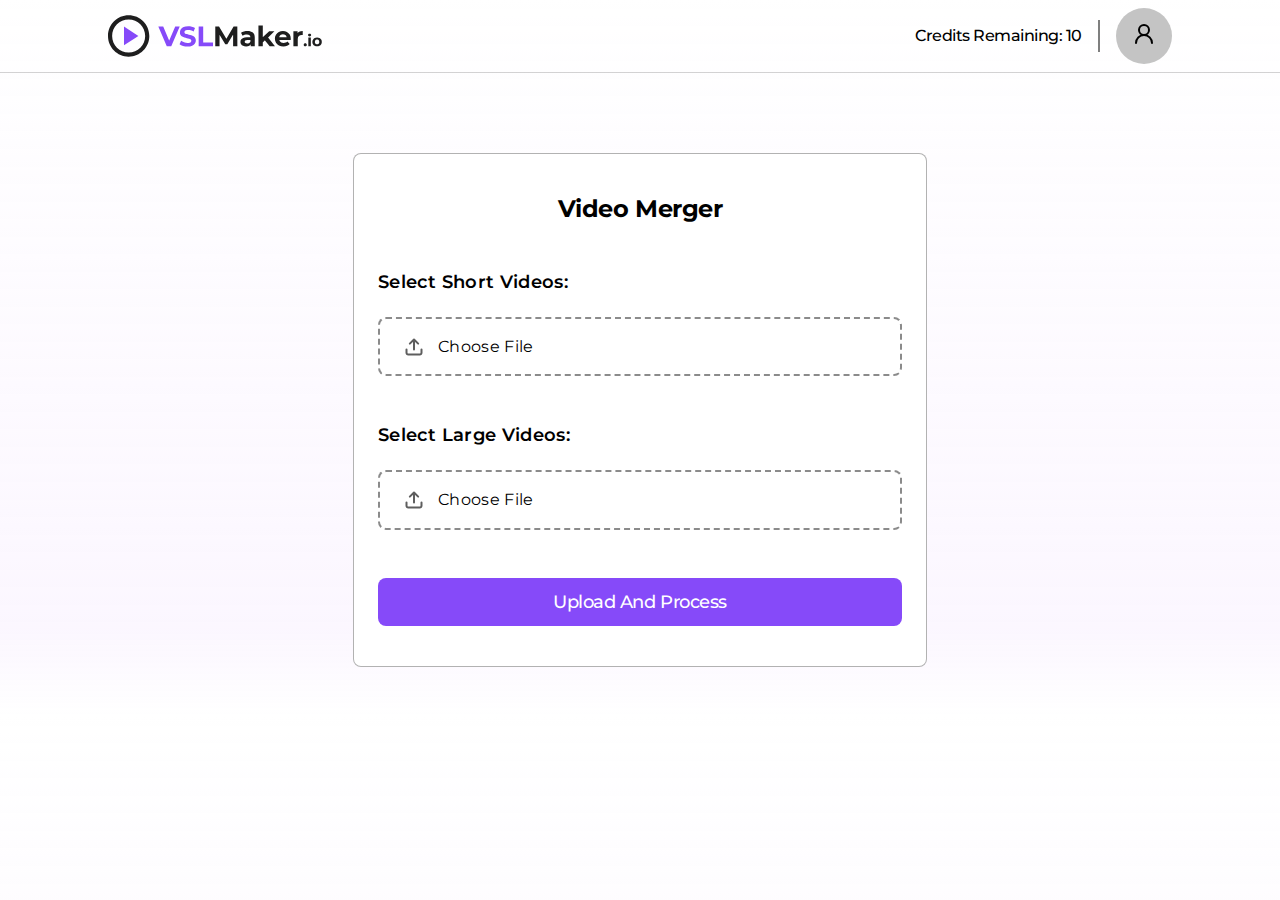
<file: VLSMaker/videomerge/index.html>
<!DOCTYPE html>
<html lang="en">
<head>
    <meta charset="UTF-8">
    <meta name="viewport" content="width=device-width, initial-scale=1.0">
    <meta http-equiv="Cache-Control" content="no-cache, no-store, must-revalidate">
    <meta http-equiv="Pragma" content="no-cache">
    <meta http-equiv="Expires" content="0">
    <title>Loading</title>
    <link rel="stylesheet" href="style.css">
</head>
<body class="bg" style="position: relative; overflow-x: hidden;">
    <header style="padding: 8px 108px; border-bottom: 1px solid rgba(0, 0, 0, 0.171);">
        <div style="display: flex; justify-content: space-between;">
            <div style="display: flex; align-items: center; cursor: pointer; position: relative;">
                <svg width="42" height="42" viewBox="0 0 42 42" fill="none" style="margin-right: 8px" xmlns="http://www.w3.org/2000/svg">
                <path d="M20.656 4.47524C29.7859 4.47524 37.1807 11.8701 37.1807 21.0001C37.1807 30.13 29.7859 37.5248 20.656 37.5248C11.526 37.5248 4.13119 30.13 4.13119 21.0001C4.13119 11.8701 11.526 4.47524 20.656 4.47524ZM20.656 0.344055C9.25387 0.344055 0 9.59793 0 21.0001C0 32.4021 9.25387 41.656 20.656 41.656C32.058 41.656 41.3119 32.4021 41.3119 21.0001C41.3119 9.59793 32.058 0.344055 20.656 0.344055Z" fill="#1E1E1E"/>
                <path d="M15.9877 11.5808L30.4055 20.9173L15.9877 30.2538V11.5808Z" fill="#864AF9"/>
                </svg>
                <svg width="164" height="22" viewBox="0 0 164 22" fill="none" xmlns="http://www.w3.org/2000/svg">
                <path d="M8.76789 21.22L0.31189 1.62H5.21189L12.6039 18.98H9.71989L17.2239 1.62H21.7319L13.2479 21.22H8.76789ZM29.5284 21.556C27.9604 21.556 26.4577 21.3507 25.0204 20.94C23.583 20.5107 22.4257 19.96 21.5484 19.288L23.0884 15.872C23.9284 16.4694 24.9177 16.964 26.0564 17.356C27.2137 17.7294 28.3804 17.916 29.5564 17.916C30.4524 17.916 31.171 17.832 31.7124 17.664C32.2724 17.4774 32.683 17.2254 32.9444 16.908C33.2057 16.5907 33.3364 16.2267 33.3364 15.816C33.3364 15.2934 33.131 14.8827 32.7204 14.584C32.3097 14.2667 31.7684 14.0147 31.0964 13.828C30.4244 13.6227 29.6777 13.436 28.8564 13.268C28.0537 13.0814 27.2417 12.8574 26.4204 12.596C25.6177 12.3347 24.8804 11.9987 24.2084 11.588C23.5364 11.1774 22.9857 10.636 22.5564 9.964C22.1457 9.292 21.9404 8.4334 21.9404 7.388C21.9404 6.268 22.239 5.2507 22.8364 4.336C23.4524 3.4027 24.367 2.6654 25.5804 2.124C26.8124 1.564 28.3524 1.284 30.2004 1.284C31.4324 1.284 32.6457 1.4334 33.8404 1.732C35.035 2.012 36.0897 2.4414 37.0044 3.02L35.6044 6.464C34.6897 5.9414 33.775 5.5587 32.8604 5.316C31.9457 5.0547 31.0497 4.924 30.1724 4.924C29.295 4.924 28.5764 5.0267 28.0164 5.232C27.4564 5.4374 27.055 5.708 26.8124 6.044C26.5697 6.3614 26.4484 6.7347 26.4484 7.164C26.4484 7.668 26.6537 8.0787 27.0644 8.396C27.475 8.6947 28.0164 8.9374 28.6884 9.124C29.3604 9.3107 30.0977 9.4974 30.9004 9.684C31.7217 9.8707 32.5337 10.0854 33.3364 10.328C34.1577 10.5707 34.9044 10.8974 35.5764 11.308C36.2484 11.7187 36.7897 12.26 37.2004 12.932C37.6297 13.604 37.8444 14.4534 37.8444 15.48C37.8444 16.5814 37.5364 17.5894 36.9204 18.504C36.3044 19.4187 35.3804 20.156 34.1484 20.716C32.935 21.276 31.395 21.556 29.5284 21.556ZM40.6638 21.22V1.62H45.1998V17.524H55.028V21.22H40.6638Z" fill="#864AF9"/>
                <path d="M57.282 21.22V1.61999H61.034L69.378 15.452H67.39L75.594 1.61999H79.318L79.374 21.22H75.118L75.09 8.14399H75.874L69.322 19.148H67.278L60.586 8.14399H61.538V21.22H57.282ZM92.676 21.22V18.28L92.396 17.636V12.372C92.396 11.4387 92.107 10.7107 91.528 10.188C90.968 9.66539 90.1 9.40399 88.924 9.40399C88.122 9.40399 87.3281 9.53469 86.5441 9.79599C85.7791 10.0387 85.126 10.3747 84.584 10.804L83.0161 7.75199C83.8381 7.17339 84.827 6.72539 85.984 6.40799C87.142 6.09069 88.318 5.93199 89.512 5.93199C91.808 5.93199 93.591 6.47339 94.86 7.55599C96.13 8.63869 96.764 10.328 96.764 12.624V21.22H92.676ZM88.084 21.444C86.908 21.444 85.9 21.248 85.06 20.856C84.22 20.4454 83.5761 19.8947 83.1281 19.204C82.6801 18.5134 82.456 17.7387 82.456 16.88C82.456 15.984 82.6711 15.2 83.1001 14.528C83.5481 13.856 84.248 13.3334 85.2 12.96C86.152 12.568 87.394 12.372 88.924 12.372H92.928V14.92H89.4C88.374 14.92 87.664 15.088 87.272 15.424C86.899 15.76 86.7121 16.18 86.7121 16.684C86.7121 17.244 86.927 17.692 87.356 18.028C87.804 18.3454 88.411 18.504 89.176 18.504C89.904 18.504 90.558 18.336 91.136 18C91.715 17.6454 92.135 17.132 92.396 16.46L93.068 18.476C92.751 19.4467 92.172 20.184 91.332 20.688C90.492 21.192 89.41 21.444 88.084 21.444ZM104.05 18.14L104.162 12.82L111.19 6.15599H116.398L109.65 13.016L107.382 14.864L104.05 18.14ZM100.438 21.22V0.444031H104.806V21.22H100.438ZM111.666 21.22L106.57 14.892L109.314 11.504L116.958 21.22H111.666ZM125.489 21.444C123.772 21.444 122.26 21.108 120.953 20.436C119.665 19.764 118.667 18.8494 117.957 17.692C117.248 16.516 116.893 15.1814 116.893 13.688C116.893 12.176 117.239 10.8414 117.929 9.68399C118.639 8.50799 119.6 7.59339 120.813 6.93999C122.027 6.26799 123.399 5.93199 124.929 5.93199C126.404 5.93199 127.729 6.24939 128.905 6.88399C130.1 7.49999 131.043 8.39599 131.733 9.57199C132.424 10.7294 132.769 12.12 132.769 13.744C132.769 13.912 132.76 14.108 132.741 14.332C132.723 14.5374 132.704 14.7334 132.685 14.92H120.449V12.372H130.389L128.709 13.128C128.709 12.344 128.551 11.6627 128.233 11.084C127.916 10.5054 127.477 10.0574 126.917 9.73999C126.357 9.40399 125.704 9.23599 124.957 9.23599C124.211 9.23599 123.548 9.40399 122.969 9.73999C122.409 10.0574 121.971 10.5147 121.653 11.112C121.336 11.6907 121.177 12.3814 121.177 13.184V13.856C121.177 14.6774 121.355 15.4054 121.709 16.04C122.083 16.656 122.596 17.132 123.249 17.468C123.921 17.7854 124.705 17.944 125.601 17.944C126.404 17.944 127.104 17.8227 127.701 17.58C128.317 17.3374 128.877 16.9734 129.381 16.488L131.705 19.008C131.015 19.792 130.147 20.3987 129.101 20.828C128.056 21.2387 126.852 21.444 125.489 21.444ZM135.397 21.22V6.15599H139.569V10.412L138.981 9.17999C139.429 8.11599 140.148 7.31339 141.137 6.77199C142.127 6.21199 143.331 5.93199 144.749 5.93199V9.96399C144.563 9.94539 144.395 9.93599 144.245 9.93599C144.096 9.91739 143.937 9.90799 143.769 9.90799C142.575 9.90799 141.604 10.2534 140.857 10.944C140.129 11.616 139.765 12.6707 139.765 14.108V21.22H135.397ZM147.256 21.348C146.829 21.348 146.461 21.204 146.152 20.916C145.853 20.6174 145.704 20.2387 145.704 19.78C145.704 19.3214 145.853 18.9534 146.152 18.676C146.461 18.388 146.829 18.244 147.256 18.244C147.693 18.244 148.061 18.388 148.36 18.676C148.658 18.9534 148.808 19.3214 148.808 19.78C148.808 20.2387 148.658 20.6174 148.36 20.916C148.061 21.204 147.693 21.348 147.256 21.348ZM150.339 21.22V12.612H152.835V21.22H150.339ZM151.587 11.412C151.129 11.412 150.755 11.2787 150.467 11.012C150.179 10.7454 150.035 10.4147 150.035 10.02C150.035 9.62539 150.179 9.29469 150.467 9.02799C150.755 8.76139 151.129 8.62799 151.587 8.62799C152.046 8.62799 152.419 8.75599 152.707 9.01199C152.995 9.25739 153.139 9.57739 153.139 9.97199C153.139 10.388 152.995 10.7347 152.707 11.012C152.43 11.2787 152.057 11.412 151.587 11.412ZM159.088 21.348C158.17 21.348 157.354 21.156 156.64 20.772C155.936 20.388 155.376 19.8654 154.96 19.204C154.554 18.532 154.352 17.7694 154.352 16.916C154.352 16.052 154.554 15.2894 154.96 14.628C155.376 13.956 155.936 13.4334 156.64 13.06C157.354 12.676 158.17 12.484 159.088 12.484C159.994 12.484 160.805 12.676 161.52 13.06C162.234 13.4334 162.794 13.9507 163.2 14.612C163.605 15.2734 163.808 16.0414 163.808 16.916C163.808 17.7694 163.605 18.532 163.2 19.204C162.794 19.8654 162.234 20.388 161.52 20.772C160.805 21.156 159.994 21.348 159.088 21.348ZM159.088 19.3C159.504 19.3 159.877 19.204 160.208 19.012C160.538 18.82 160.8 18.548 160.992 18.196C161.184 17.8334 161.28 17.4067 161.28 16.916C161.28 16.4147 161.184 15.988 160.992 15.636C160.8 15.284 160.538 15.012 160.208 14.82C159.877 14.628 159.504 14.532 159.088 14.532C158.672 14.532 158.298 14.628 157.968 14.82C157.637 15.012 157.37 15.284 157.168 15.636C156.976 15.988 156.88 16.4147 156.88 16.916C156.88 17.4067 156.976 17.8334 157.168 18.196C157.37 18.548 157.637 18.82 157.968 19.012C158.298 19.204 158.672 19.3 159.088 19.3Z" fill="#1E1E1E"/>
                </svg>
                <a href="../login/index.html" style="position: absolute; width: 100%; height: 100%;"></a>              
            </div>
            <div class="right" style="display: flex; align-items: center; position: relative;">
                <span style="
                font-size: 16px;
                font-weight: 500;
                line-height: 14.63px;
                text-align: left;
                ">Credits Remaining: <span id="number">10</span></span>
                <div class="line" style="border: 1px solid #00000080; height: 30px; margin: 0px 16px;"></div>
                <div class="img" id="pfp" style="display: flex; justify-content: center; align-items: center; cursor: pointer;">
                    <div style="width: 20px; height: 20px; background: #C4C4C4; border-radius: 90px; justify-content: center; align-items: center; gap: 10px; display: flex; padding: 18px">
                        <div style="width: 24px; height: auto;">
                            <svg width="24" height="24" viewBox="0 0 24 24" fill="none" xmlns="http://www.w3.org/2000/svg">
                            <path d="M12 13C14.7614 13 17 10.7614 17 8C17 5.23858 14.7614 3 12 3C9.23858 3 7 5.23858 7 8C7 10.7614 9.23858 13 12 13ZM12 13C14.1217 13 16.1566 13.8429 17.6569 15.3431C19.1571 16.8434 20 18.8783 20 21M12 13C9.87827 13 7.84344 13.8429 6.34315 15.3431C4.84285 16.8434 4 18.8783 4 21" stroke="black" stroke-width="2" stroke-linecap="round" stroke-linejoin="round"/>
                            </svg>
                        </div>
                    </div>
                </div>
                <div class="not-present" id="pfpdropdown">
                    <div style="border-bottom: 0.2px solid #00000080; box-sizing: border-box; width: 100%; display: flex; flex-direction: column; gap: 12px; padding: 18px 14px;">
                        <span style="font-size: 24px;font-weight: 600;line-height: 30.24px;letter-spacing: -0.02em;text-align: left; color: #191919;">Olivia Rhye</span>
                        <span style="font-size: 20px;font-weight: 400;line-height: 25.2px;letter-spacing: -0.02em;text-align: left; color: #191919B2;">olivia@example.com</span>
                    </div>
                    <div style="border-bottom: 0.2px solid #00000080; width: 100%; box-sizing: border-box; display: flex; flex-direction: column; gap: 26px; padding: 18px 14px ;">
                        <span class="dropdownText">View profile</span>
                        <div class="display: flex; box-sizing: border-box; width: 100%; flex-direction: row; ">
                            <div class="dropdownText" style="width: 100%; display: flex; flex-direction: row; justify-content: space-between;">
                                <span class="dropdownText" style="width: fit-content;" >Credit left</span>
                                <span class="dropdownText" style="width: fit-content; color: #19191980;">10</span>
                            </div>
                        </div>
                        <span class="dropdownText">Setting</span>
                    </div>
                    <div style="width: 100%; box-sizing: border-box; display: flex; flex-direction: column; gap: 36px; padding: 18px 14px ;">
                        <span class="dropdownText">Log out</span>
                    </div>
                </div>
            </div>
        </div>
    </header>
    <div class="container" style="display: flex; width: 100%; justify-content: center; margin-bottom: 50px; margin-top: 80px;">
        <div style="display: flex; text-align: center; width: 524px; height: fit-content;  gap: 48px; background: white; border: 1px solid #0000004D; border-radius: 8px; justify-content: center; align-items: center; flex-direction: column; padding: 40px 24px;">
            <span style="font-family: Montserrat;font-size: 24px;font-weight: 700;line-height: 29.26px;text-align: center;">Video Merger</span>
            <div style="display: flex; width: 100%; height: fit-content; border-radius: 8px; align-items: center; justify-content: center;">
                <div class="file-upload-container" id="targetDiv" style="display: flex; width: 100%; height: fit-content; justify-content: center; gap: 48px; flex-direction: column;">
                    <div class="uploadmp3" style="display: flex; width: 100%; height: fit-content; justify-content: center; gap: 24px; flex-direction: column;">
                        <div class="text" style="width: 100%; text-align: left;">
                            <span style="font-size: 18px; font-weight: 600; line-height: 22px; letter-spacing: 0.02em; text-align: left;">Select Short Videos:</span>
                        </div>
                        <div style="width: 100%; box-sizing: border-box; height: fit-content; padding: 16px 24px; border-radius: 8px; border: 2px dashed #19191980; display: flex; align-items: center; position: relative; font-size: 16px; font-weight: 400; line-height: 23.2px; letter-spacing: 0.02em; text-align: center; gap: 14px;">
                            <svg id="svg1" class="svgIcon" width="20" height="20" viewBox="0 0 20 20" fill="none" xmlns="http://www.w3.org/2000/svg">
                                <path d="M17.5 12.5V15.8333C17.5 16.2754 17.3244 16.6993 17.0118 17.0118C16.6993 17.3244 16.2754 17.5 15.8333 17.5H4.16667C3.72464 17.5 3.30072 17.3244 2.98816 17.0118C2.67559 16.6993 2.5 16.2754 2.5 15.8333V12.5M14.1667 6.66667L10 2.5M10 2.5L5.83333 6.66667M10 2.5V12.5" stroke="#191919B2" stroke-width="2" stroke-linecap="round" stroke-linejoin="round"/>
                            </svg>
                            <input class="fileInput" type="file" name="uploadScene" id="fileUpload1" style="position: absolute; width: 100%; height: 100%; left: 0; opacity: 0;">                                
                            <div class="output" id="uploadText1" style="font-size: 16px; font-weight: 400; line-height: 23.2px; letter-spacing: 0.02em; text-align: center;">
                                Choose File
                            </div>
                        </div>
                    </div>
                    <div class="uploadmp3" style="display: flex; width: 100%; height: fit-content; justify-content: center; gap: 24px; flex-direction: column;">
                        <div class="text" style="width: 100%; text-align: left;">
                            <span style="font-size: 18px; font-weight: 600; line-height: 22px; letter-spacing: 0.02em; text-align: left;">Select Large Videos:</span>
                        </div>
                        <div style="width: 100%; box-sizing: border-box; height: fit-content; padding: 16px 24px; border-radius: 8px; border: 2px dashed #19191980; display: flex; align-items: center; position: relative; font-size: 16px; font-weight: 400; line-height: 23.2px; letter-spacing: 0.02em; text-align: center; gap: 14px;">
                            <svg id="svg1" class="svgIcon" width="20" height="20" viewBox="0 0 20 20" fill="none" xmlns="http://www.w3.org/2000/svg">
                                <path d="M17.5 12.5V15.8333C17.5 16.2754 17.3244 16.6993 17.0118 17.0118C16.6993 17.3244 16.2754 17.5 15.8333 17.5H4.16667C3.72464 17.5 3.30072 17.3244 2.98816 17.0118C2.67559 16.6993 2.5 16.2754 2.5 15.8333V12.5M14.1667 6.66667L10 2.5M10 2.5L5.83333 6.66667M10 2.5V12.5" stroke="#191919B2" stroke-width="2" stroke-linecap="round" stroke-linejoin="round"/>
                            </svg>
                            <input class="fileInput" type="file" name="uploadScene" id="fileUpload1" style="position: absolute; width: 100%; height: 100%; left: 0; opacity: 0;">                                
                            <div class="output" id="uploadText1" style="font-size: 16px; font-weight: 400; line-height: 23.2px; letter-spacing: 0.02em; text-align: center;">
                                Choose File
                            </div>
                        </div>
                    </div>
                </div>                  
            </div>
            <a class="button" href="../videomerge/index.html" style="display: flex; box-sizing: border-box; align-items: center; justify-content: center; text-decoration: none; background: #864AF9; border-radius: 8px; font-family: Montserrat; font-size: 18px; font-weight: 500; line-height: 21.94px; text-align: left; color: white; padding: 12px 24px; width: 100%; gap: 10px;">
                <span style="line-height: 24px;">Upload And Process</span>
            </a>
        </div>
    </div>
    
    <script src="script.js"></script>
</body>
</html>
</file>
<file: style.css>
@import url('https://fonts.googleapis.com/css2?family=Montserrat:ital,wght@0,100..900;1,100..900&display=swap');
@import url('https://fonts.googleapis.com/css2?family=Plus+Jakarta+Sans:ital,wght@0,200..800;1,200..800&display=swap');
@import url('https://fonts.googleapis.com/css2?family=Poppins:ital,wght@0,100;0,200;0,300;0,400;0,500;0,600;0,700;0,800;0,900;1,100;1,200;1,300;1,400;1,500;1,600;1,700;1,800;1,900&display=swap');

html, body{
    margin: 0;
    padding: 0;
    box-sizing: border-box;
    font-family: "Montserrat", sans-serif;
    font-optical-sizing: auto;
}

body {
    overflow-x: hidden;
    display: flex;
    flex-direction: column;
}

.header {
    height: fit-content;
    border-bottom: 0.2px solid #0000001a;
    padding: 33px 72px 33px 72px;
    gap: 10px; 
}

.logo {
    display: flex;
    align-items: center;
    gap: 8px;
    width: fit-content;
}

.container {
    display: flex;
    align-items: center;
    justify-content: space-between;
}

a {
    text-decoration: none;
    color: black;
    font-weight: 500;
}

.link, .links {
    font-weight: 400;
    color: #111111;
    display: flex;
    align-items: center;
    gap: 32px;
}
@media screen and (min-width: 1440px) {
    .logo {
        transform: scale(1.08);
    }
    .link, .links {
        font-size: 20px;
        color: #111111;
    }
}

.line {
    border: 1px solid #11111180;
    height: 32px;
}

.buttons {
    display: flex;
    align-items: center;
    gap: 32px;
}

.getStarted {
    background: #864AF9;
    color: white;
    padding: 12px 24px 12px 24px;
    border: solid 1px #864AF9;
    border-radius: 8px;
    transition: 0.3s ease;
}

.getStarted:hover {
    background-color: #6b4fc1;
}

.container img:nth-child(3) {
    display: none;
}


.typography {
    display: flex;
    flex-direction: column;
    gap: 0px;
    line-height: 70px;
    align-items: center;
    text-align: center;
    width: 100%;
}

.h1hero {
    font-size: 48px;
    font-weight: 700;
    letter-spacing: -3%;
}

.phero {
    font-size: 20px;
    font-weight: 400;
    line-height: 27px;
    letter-spacing: -3%;
    text-align: center;
}

.highlight {
    color: #864AF9;
}

.heroButton {
    display: flex;
    align-items: center;
    justify-content: center;
}

#heroButton {
    display: flex;
    align-items: center;
    margin-top: 32px;
    gap: 10px;
}

.PlaceholderContainer {
    display: flex;
    align-items: center;
    justify-content: center;
    margin-top: 32px;
}

.Placeholder {
    background: #D9D9D9;
    display: flex;
    align-items: center;
    justify-content: center;
    width: 224px;
    height: 100%;
    padding: 230px 317px 230px 317px;
    gap: 10px;
    border-radius: 8px;
    opacity: 0px;
}

.heroButton {
    position: relative;
    width: fit-content;
}

.top {
    display: flex;
    flex-direction: column;
    align-items: center;
    text-align: center;
    width: 100%;
}

.arrow {
    position: absolute;
    left: -120px;
}
.lines {
    position: absolute;
    left: 35%;
    z-index: -1;
    opacity: 50%;
}

.hero {
    position: relative;
}

.ellipse2 {
    width: 250px;
    position: absolute;
    top: 10%;
    left: 3%;
    z-index: -1;
    filter: blur(160px);
}

.ellipse1 {
    position: absolute;
    top: 70%;
    left: 82%;
    z-index: -99;
    filter: blur(100px);
}

.portfoliotext {
    display: flex;
    flex-direction: column;
    align-items: center;
    text-align: center;
    width: 100%;
    margin-top: 82px;
    margin-bottom: 28px;
}

.portfoliotext h2 {
    font-family: "Montserrat", sans-serif;
    font-size: 36px;
    font-weight: 700;
    line-height: 43.88px;
    letter-spacing: -0.01em;
    text-align: left;
}

.grid-container {
    display: grid;
    grid-template-columns: repeat(3, 419px);
    grid-template-rows: repeat(2, 419px);
    gap: 20px; 
    height: fit-content;
    margin-left: 72px;
    margin-right: 72px;
    padding: 0px;
}

.grid-item {
    display: flex; 
    align-items: center; 
    justify-content: center; 
    background: #D9D9D9; 
    text-align: center; 
}

.grid {
    display: flex;
    flex-direction: column;
    align-items: center;
    text-align: center;
    width: 100%; 
}

.img-size {
    width: 60px;
    height: auto;;
}

.hiwText {
    display: flex;
    flex-direction: column;
    align-items: center;
    text-align: center;
    width: 100%;
    margin-top: 90px;
    margin-bottom: 48px;
}

.hiwText h2 {
    font-family: "Montserrat", sans-serif;
    font-size: 36px;
    font-weight: 700;
    line-height: 43.88px;
    letter-spacing: -0.01em;
    text-align: left;
}

.hiwGridContainer {
    display: grid;
    grid-template-columns: repeat(2, 430px);
    grid-template-rows: repeat(6, 288px);
    column-gap: 107px;
    row-gap: 48px; 
    width: 70%; 
    height: fit-content;
    padding: 20px;
}

.hiw-grid-item {
    display: flex; 
    flex-direction: column;
    align-items: center; 
    justify-content: center; 
    background: #D9D9D9; 
    text-align: left; 
}

.hiwGrid {
    display: flex;
    flex-direction: column;
    align-items: center;
    text-align: center;
    width: 100%;
}

.hiw-text-heading {
    font-size: 25px;
    font-weight: 700;
    line-height: 27px;
    letter-spacing: -3%;
    text-align: left;
}

.white {
    background: #FFFFFF;
}

.width {
    margin-right: 150px;
}

.width-2 {
    margin-right: 60px;
}

.width-3 {
    margin-right: 60px;
}

.howitworks {
    position: relative;
}

.hiwbackgroundtl {
    position: absolute;
    top: 0;
    left: 0;
    z-index: -1;
    filter: blur(100px);
}

.hiwbackgroundmr {
    position: absolute;
    top: 125vh;
    left: 80vw;
    z-index: 1;
    filter: blur(100px);
}

.hiwbackgroundml {
    position: absolute;
    top: 175vh;
    left: 0vw;
    z-index: 1;
    filter: blur(100px);
}

.hiwbackgroundbr {
    position: absolute;
    top: 300vh;
    left: 80vw;
    z-index: 1;
    filter: blur(100px);
}

.pricing {
    margin-top: 0px;
}

.ptop-text {
    font-size: 36px;
    font-weight: 700;
    line-height: 45px;
    letter-spacing: -3%;
    text-align: center;
}

.ptop-p {
    font-size: 18px;
    font-weight: 400;
    line-height: 27px;
    letter-spacing: -3%;
    text-align: center;
    width: 70%;
    margin: 0 auto;
    margin-top: 20px;
    margin-bottom: 20px;
}

.p-cards-grid-container {
    display: grid;
    grid-template-columns: repeat(3, 400px);
    column-gap: 20px; 
    width: fit-content; 
    height: fit-content;
    padding: 20px;
}

.p-cards-grid-item {
    display: flex; 
    flex-direction: column;
    text-align: left;
    border: solid 0.2px #0000001a;
    border-radius: 8px;
    padding: 28px 28px;
}

.p-cards-grid {
    display: flex;
    flex-direction: column;
    align-items: center;
    text-align: left;
    width: 100%;
}

.mid {
    border: solid 2px #864AF9;
}

.g-head {
    font-size: 24px;
    font-weight: 600;
    line-height: 32.4px;
    letter-spacing: -0.01em;
    text-align: left;
}

.g-p {
    font-size: 16px;
    font-weight: 400;
    line-height: 24px;
    letter-spacing: -0.01em;
    text-align: left;
    margin-bottom: 28px;
}

.bold-size {
    font-family: "Plus Jakarta Sans", sans-serif;
    font-size: 38px;
    font-weight: 700;
    line-height: 54px;
    text-align: center;
}

.font {
    font-family: "Plus Jakarta Sans", sans-serif;
    letter-spacing: -0.6px;
    font-weight: 800;
    color: #00000080;
}

.price-promo {
    font-size: 14px;
    font-weight: 400;
    line-height: 21px;
    letter-spacing: -0.01em;
    text-align: center;
}

.price {
    margin-bottom: 20px;
}

.benefits {
    display: flex;
    column-gap: 10px;
    align-items: center;
    justify-items: center;
    margin-bottom: 20px;
}

.benefits-text {
    font-size: 16px;
    font-weight: 500;
    line-height: 24px;
    letter-spacing: -0.01em;
    text-align: left;
}

.p-buttons {
    width: 250px;
}

.p-button {
    background: #864AF9;
    padding: 12px 32px;
    width: 82%;
    border: solid 1px #864AF9;
    border-radius: 8px;
    text-align: center;
    color: white;
    transition: 0.3s ease;
}

.p-button:hover {
    background-color: #6b4fc1;
}


.mp {
    display: flex;
    justify-content: space-between;
    align-items: center;
}

.hype {
    color: #864AF9;
    background: #9DBDFF33;
    font-size: 14px;
    padding: 4px 8px 4px 8px;
    border: solid 1px #9DBDFF33;
    border-radius: 50px;
}

.middle {
    margin-bottom: 32px;
}

.bottom-heading {
    font-size: 24px;
    font-weight: 600;
}

.more-benefits {
    display: flex;
    flex-direction: column;
    gap: 16px;
}

.bottom {
    display: flex;
    align-items: left;
    justify-content: center;
    flex-direction: column;
    text-align: left;
    width: 100%;
    margin: 7.5%;
    gap: 32px;
}

.more-benefits-items {
    display: flex;
    align-items: center;
    column-gap: 24px;
}

.more-benefits-text {
    color: #000000B2;
    font-size: 16px;
    font-weight: 400;
    line-height: 21.6px;
    text-align: center;
    white-space: nowrap;
}

.cta {
    display: flex;
    align-items: center;
    align-items: center;
    overflow: hidden;
    width: 100%;
    padding-left: 5%;
    padding-right: 5%;
    background: white;
    height: 389px;
    box-sizing: border-box;
}

.cta-content-wrapper {
    display: flex;
    flex-direction: column;
    align-items: center;
    justify-content: center;
    text-align: center;
    height: fit-content;
    background: #fff;
    width: 100%;
    padding-left: 70px;
    padding-right: 70px;
    padding-top: 70px;
    padding-bottom: 70px;
    border-radius: 8px;
    box-shadow: 0px 4px 4px -4px #0C0C0D0D;
    box-shadow: 0px 16px 32px -4px #0C0C0D1A;
    z-index: 99;
}

.cta-content {
    display: flex;
    justify-content: space-between;
    align-items: center;
    width: 100%;
}

.cta-text {
    font-size: 32px;
    font-weight: 700;
    line-height: 48.6px;
    text-align: left;
    color: #864AF9;
}

.cta-button {
    background: #864AF9;
    padding: 12px 32px;
    border: solid 1px #864AF9;
    border-radius: 8px;
    text-align: center;
    color: white;
    font-family: "Montserrat", sans-serif;
    font-size: 18px;
    font-weight: 400;
    line-height: 24.38px;
    transition: 0.3s ease;
}

.cta-button:hover {
    background-color: #6b4fc1;
}


.cta {
    position: relative;
}

.cta-circle {
    position: absolute;
    filter: blur(80px);
    opacity: 60%;
    z-index: 1;
}

.cc1 {
    top: -10vh;
    left: -8vw;
}

.cc2 {
    top: -20vh;
    left: 40vw;
}

.cc3 {
    top: 40vh;
    right: 0;
}

.contact-us {
    display: flex;
    align-items: center;
    justify-content: center;
    flex-direction: column;
    text-align: center;
    height: 100vh;
    padding: 80px 0px 80px 0px;
    gap: 64px;
}

.cu-container {
    background: whitesmoke;
    display: flex;
    justify-items: center;
    height: 100%;
    width: 100%;
}

.cu-container {
    display: flex;
    justify-items: center;
    padding: 0px 32px 0px 32px;
    gap: 32px;
}

.cu-content {
    display: flex;
    justify-items: center;
    gap: 48px;
}

.cu-hs {
    gap: 20px;
}

.cu-h {
    font-size: 36px;
    font-weight: 700;
    line-height: 44px;
    letter-spacing: -0.01em;
    text-align: center;
}



.contact-section-wrapper {
    background-color: #fff;
    margin: 0;
    padding: 0;
    display: flex;
    justify-content: center;
    align-items: center;
    height: fit-content;
}

.contact-section {
    background-color: #fff;
    padding: 40px 60px;
    padding: 80px;
    border-radius: 10px;
    text-align: center;
    width: 100%;
    max-width: 520px;
}

.contact-section h1 {
    font-family: "Montserrat", sans-serif;
    font-size: 36px;
    font-weight: 700;
    line-height: 44px;
    letter-spacing: -0.01em;
    text-align: center;
    margin-bottom: 20px;
    color: #101828;
}

.contact-section p {
    font-family: Montserrat;
    font-size: 20px;
    font-weight: 400;
    line-height: 30px;
    text-align: center;
    color: #667085;
    margin-bottom: 64px;
    max-width: 600px;
}

.contact-form {
    display: flex;
    margin-left: 20px;
    flex-direction: column;
    gap: 24px;
    max-width: 480px;
}

.form-row {
    display: flex;
    justify-content: space-between;
    gap: 32px;
}

.form-group {
    flex: 1;
    display: flex;
    flex-direction: column;
}

.form-group label {
    font-size: 16px;
    font-weight: 500;
    line-height: 24px;
    text-align: left;
    color: #344054;
    font-weight: 500;
    margin-bottom: 8px;
}

.form-group input,
.form-group textarea {
    font-family: "Montserrat", sans-serif;
    padding: 10px;
    font-size: 1rem;
    border: 1px solid #D0D5DD;
    border-radius: 8px;
    outline: none;
    transition: 0.3s ease;
    box-shadow: 0px 1px 2px 0px #1018280D;
}

.form-group input:focus,
.form-group textarea:focus {
    border-color: #888;
}

textarea {
    resize: none;
    height: 120px;
}

button {
    font-family: "Inter", sans-serif;
    font-size: 16px;
    font-weight: 500;
    line-height: 24px;
    text-align: center;
    


    padding: 15px;
    background-color: #864AF9;
    margin-top: 12px;
    color: #fff;
    border: none;
    border-radius: 8px;
    cursor: pointer;
    transition: 0.3s ease;
}

button:hover {
    background-color: #6b4fc1;
}



.footer-wrapper {
    background: #222222;
    height: 502px;
    display: flex;
    align-items: center;
    color: white;
}

.footer {
    width: 100%;
    max-width: 1166px;  
    margin: 0 auto;
    padding: 40px 20px;
}
.footer-content {
    display: flex;
    justify-content: space-between;
    align-items: flex-start;
    border-bottom: 1px solid #E2E8F0;
    padding-bottom: 24px;
}
.logo {
    display: flex;
    align-items: center;
    font-size: 24px;
    font-weight: bold;
}
.logo-icon {
    width: 40px;
    height: 40px;
    background-color: #8a2be2;
    border-radius: 50%;
    margin-right: 10px;
}
.tagline {
    font-family: "Poppins", sans-serif;
    font-size: 16px;
    font-weight: 400;
    line-height: 26px;
    text-align: left;
    color: #FFFFFFB2;
    max-width: 300px;
    margin-top: 20px;
    font-size: 14px;
}
.footer-links {
    display: flex;
    gap: 98px;
}
.footer-column {
    margin-left: 60px;
}
.footer-column h3 {
    font-family: "Poppins", sans-serif;
    font-size: 16px;
    font-weight: 600;
    line-height: 18px;
    letter-spacing: 1px;
    text-align: left;
    margin-bottom: 20px;
}
.footer-column ul {
    font-family: "Poppins", sans-serif;
    font-size: 16px;
    font-weight: 500;
    line-height: 24px;
    text-align: left;
    color: #FFFFFFB2;
    list-style-type: none;
    padding: 0;
}
.footer-column li {
    font-family: "Poppins", sans-serif;
    font-size: 16px;
    font-weight: 500;
    line-height: 24px;
    text-align: left;
    color: #FFFFFFB2;
    margin-bottom: 24px;
}
.footer-column a {
    color: rgba(255, 255, 255, 0.704);
    text-decoration: none;
    font-size: 14px;
}
.footer-column a:hover {
    color: #ffffff;
}
.copyright {
    font-family: "Poppins", sans-serif;
    font-size: 16px;
    font-weight: 400;
    line-height: 22px;
    text-align: center;
    color: #FFFFFF80;
    margin-top: 48px;
}

.logo-small {
    display: none;
}

.menu {
    display: none;
}

.portfoliotext br {
    display: none;
}

.howitworks {
    width: 100%; 
    box-sizing: border-box;
    letter-spacing: -0.7px;
    height: fit-content; 
    padding-left: 72px; 
    padding-right: 72px; 
    margin-top: 60px;
    padding-top: 20px; 
    padding-bottom: 80px; 
    background: rgba(255, 255, 255, 0.20); 
    backdrop-filter: blur(238.80px); 
    flex-direction: column; 
    justify-content: flex-start; 
    align-items: center; 
    gap: 98px; 
    display: flex;
    position: relative;
    overflow: hidden;
    margin-bottom: 0;
}

.hiw-heading-text {
    color: black; 
    font-size: 36px; 
    font-weight:700; 
    text-transform: capitalize; 
    word-wrap: break-word;
}
.hiw-heading-text span:nth-child(1) {
    display: none;
}

.hiw-container {
    height: fit-content; 
    flex-direction: column; 
    justify-content: flex-start; 
    align-items: flex-start; 
    gap: 48px; 
    display: flex;
}
.hiw-element {
    align-self: stretch;
    justify-content: space-between; 
    align-items: center; 
    display: inline-flex;
    gap: 90px;
}
.hiw-element-text-container {
    width: 430px;
    flex-direction: column;
    justify-content: flex-start;
    align-items: flex-start;
    gap: 24px;
    display: inline-flex;
}
.hiw-element-heading {
    align-self: stretch;
    color: black;
    font-size: 32px;
    font-weight: 600; 
    text-transform: capitalize; 
    word-wrap: break-word;
}
.hiw-element-text {
    align-self: stretch;
    color: rgba(0, 0, 0, 0.70);
    font-size: 20px; 
    font-weight: 400; 
    text-transform: capitalize; 
    line-height: 27px; 
    word-wrap: break-word;
}
.hiw-element-placeholder {
    width: 430px; height: 288px; background: #D9D9D9
}
.hiw-flex {
    flex-direction: row-reverse;
}
.ptop-text span:nth-child(1) {
    display: none;
}
.ptop-text br {
    display: block;
}
.header img:nth-child(1) {
    display: none;
}
.topbar {
    display: none;
}
.hamburger {
    display: none;
}
.hiw-effects1 {
    width: 350px; 
    height: auto; 
    position: absolute;  
    top: -4%;
    left: -2%; 
    z-index: -1; 
    filter: blur(80px); 
    opacity: 60%;
}
.hiw-effects2 {
    position: absolute; 
    top: 38%; 
    left: 85%; 
    z-index: -1; 
    filter: blur(90px);
    opacity: 80%;
}
.hiw-effects3 {
    position: absolute; 
    top: 52%; 
    left: 0; 
    z-index: -1; 
    filter: blur(90px);
    opacity: 80%;

}
.hiw-effects4 {
    position: absolute; 
    top: 90%; 
    left: 85%; 
    z-index: -1; 
    filter: blur(80px);
    opacity: 80%;
}
.slides, .slide-dots {
    display: none;
}

.howitworks img:nth-child(1) {
    width: 350px; height: auto;
    position: absolute; 
    top: 1%; 
    left: -2%; 
    z-index: -1; 
    filter: blur(180px);
    opacity: 100%;
}
.howitworks img:nth-child(2) {
    width: 350px; height: auto;
    position: absolute; 
    top: 38%; 
    left: 85%; 
    z-index: -1; 
    filter: blur(180px);
    opacity: 1;
}
.howitworks img:nth-child(3) {
    width: 350px; height: auto;
    position: absolute; 
    top: 52%; 
    left: 0; 
    z-index: -1; 
    filter: blur(180px);

}
.howitworks img:nth-child(4) {
    width: 350px; height: auto;
    position: absolute; 
    top: 80%; 
    left: 85%; 
    z-index: -1; 
    filter: blur(180px);

}

.howitworks img:nth-child(5) {
    display: none;
    position: absolute; 
    top: 90%; 
    left: 85%; 
    z-index: -1; 
    filter: blur(80px);
    opacity: 80%;

}























@media screen and (max-width: 768px) {
    .header {
        box-sizing: border-box;
        width: 100%;
        padding: 18px 16px;
        height: fit-content;
    }
    .menu {
        display: block;
    }
    .links {
        display: none;
    }
    .container img:nth-child(3) {
        display: block;
    }
    .logo {
        display: none;
    }
    .logo-small {
        display: block;
    }
    .hero {
        margin: 0px 16px;
    }
    .highlight br {
        display: none;
    }
    .typography h1{
        font-size: 24px;
        font-weight: 700;
        line-height: 34.8px;
        letter-spacing: -0.03em;
        text-align: center;
        margin-top: 50px;
        width: 100%;
        margin-bottom: 24px;
    }.phero {
        font-size: 14px;
        font-weight: 400;
        line-height: 18.9px;
        text-align: center;
        margin: 0;
    }

    .phero br {
        display: none;
    }
    .arrow {
        left: 180px;
        top: 0;
        transform-origin: center;
        transform: scaleX(-1);
        width: 70px;
        height: auto;
    }
    .PlaceholderContainer {
        box-sizing: border-box;
        width: 100%;
        padding: 16px;
    }
    .Placeholder {
        width: 100%;
        padding: 0;
        aspect-ratio: 1;
    }

    .hero {
        box-sizing: border-box;
        padding: 0 16px;
        padding-bottom: 71px;
        margin: 0;
        width: 100%;
        height: fit-content;
        overflow: hidden;
    }
    .background {
        width: 100%;
        overflow-x: hidden;
    }
    .ellipse1 {
        left: 50%;
        opacity: 0.8;
    }

    .lines {
        width: 90%;
        left: 0px;
        top: 0;
        opacity: 1;
        clip-path: inset(0 0 0 0);
    }
    .heroellipse {
        display: none;
    }
    .ellipse2 {
        top: -180px;
        left: -160px;
        width: 400px;
        height: auto;
        filter: blur(150px);
    }
    .portfoliotext {
        box-sizing: border-box;
        width: 100%;
        padding: 0 16px;
        margin-top: 40px;
    }
    .portfoliotext br {
        display: block;
    }
    .portfoliotext h2 {
        text-align: center;
        font-size: 28px;
        font-weight: 700;
        line-height: 34.13px;
        letter-spacing: -0.01em;
        text-align: center;
        margin: 0;
    }
    .grid-container {
        display: grid;
        grid-template-columns: repeat(6, 419px);
        grid-template-rows: repeat(1, 419px);
        gap: 20px; 
        height: fit-content;
        margin-left: 72px;
        margin-right: 72px;
        padding: 0px;
    }
    
    .grid-item {
        display: flex; 
        align-items: center; 
        justify-content: center; 
        background: #D9D9D9; 
        text-align: center; 
    }
    
    .grid {
        display: flex;
        flex-direction: column;
        align-items: center;
        text-align: center;
        width: 100%; 
        overflow: hidden;
    }
    .hiw-heading-text span:nth-child(1) {
        display: block;
    }
    .hiw-heading-text span:nth-child(2) {
        display: none;
    }
    .hiw-heading-text {
        display: flex;
        align-items: center;
        justify-content: center;
        gap: 8px;
        width: 100%;
        font-size: 28px;
        font-weight: 700;
        line-height: 34.13px;
        letter-spacing: -0.01em;
        text-align: center;
        white-space: nowrap;
    }
    .howitworks {
        padding: 16px;
        height: fit-content;
    }
    .hiw-column {
        flex-direction: column;
    }
    .hiw-container {
        width: 100%;
        padding: 0px 16px;
    }
    .hiw-element-heading {
        font-size: 24px;
        font-weight: 600;
        line-height: 29.26px;
        letter-spacing: -0.03em;
        text-align: left;
        width: 100%;
    }
    .hiw-element-text-container {
        width: 100%;
        gap: 24px;
    }
    .hiw-element-text {
        font-size: 16px;
        font-weight: 400;
        line-height: 21.6px;
        text-align: left;
    }
    .hiw-element-placeholder {
        width: 100%;
    }
    .hiw-element {
        gap: 32px;
    }
    .howitworks {
        gap: 60px;
        padding-top: 40px;
        height: 2971px;
    }
    .ptop-text span:nth-child(1) {
        display: inline;
    }
    .ptop-text span:nth-child(2) {
        display: none;
    }
    .ptop-text {
        font-size: 28px;
        font-weight: 700;
        line-height: 34.13px;
        letter-spacing: -0.01em;
        text-align: center;
    }
    .ptop-text span {
        font-size: 28px;
        font-weight: 700;
        line-height: 34.13px;
        letter-spacing: -0.01em;
        text-align: center;
        padding: 0;
        margin: 0;
        display: inline-block;
        width: auto;
        height: fit-content;
    }
    .pricing {
        box-sizing: border-box;
        margin-top: 0px;
        padding: 0px 16px;
        height: fit-content;
    }
    .top {
        box-sizing: border-box;
        width: 100%;
    }
    .ptop-p {
        width: 100%;
        margin: 0px;
        font-size: 16px;
        font-weight: 400;
        line-height: 21.6px;
        text-align: center;        
    }
    .ptop-p br {
        display: none;
    }
    .p-cards-grid-container {
        box-sizing: border-box;
        display: flex;
        flex-direction: column;
        width: 100%;
        gap: 20px;
    }
    .g-head {
        font-size: 20px;
        font-weight: 600;
        line-height: 27px;
        letter-spacing: -0.01em;
        text-align: left;      
    }
    .g-p {
        font-size: 14px;
        font-weight: 400;
        line-height: 18.9px;
        text-align: left;
        text-transform: capitalize;
        margin-top: 24px;
        margin-bottom: 32px;
    }
    .p-cards-grid-item {
        border: 1px solid #c5c5c5;
    }
    .mid {
        border: 2px solid #864AF9;
    }
    .p-cards-grid-item a {
        box-sizing: border-box;
        width: 100%;
    }
    .middle {
        width: 100%;
    }
    .bottom {
        margin: 0;
        box-sizing: border-box;
        gap: 32px;
    }
    .more-benefits-text {
        white-space: wrap;
        text-align: left;
    }
    .cta {
        box-sizing: border-box;
        width: 100%;
        padding: 40px 16px;
    }
    .cta-content-wrapper {
        box-sizing: border-box;
        width: 100%;
        padding: 60px 16px;

    }
    .cta-content {
        flex-direction: column;
        gap: 72px;
    }
    .cta-text {
        font-size: 20px;
        font-weight: 700;
        line-height: 24.38px;
        letter-spacing: -0.01em;
        text-align: center;
        width: 100%;      
    }
    .cta-text br {
        display: none;
    }
    .contact-section-wrapper {
        box-sizing: border-box;
        width: 100%;
        padding: 40px 16px;
    }
    .contact-section {
        width: 100%;
        padding: 0;
        box-sizing: border-box;
    }
    .contact-form {
        width: 100%;
        box-sizing: border-box;
        margin: 0;
        gap: 24px;
    }
    .form-row {
        flex-direction: column;
    }
    .contact-section h1 {
        margin-top: 0;
        margin-bottom: 16px;
        font-size: 28px;
        font-weight: 700;
        line-height: 34.13px;
        letter-spacing: -0.01em;
        text-align: center;
        color: #101828;
    }
    .contact-section p {
        font-size: 18px;
        font-weight: 400;
        line-height: 28px;
        text-align: center;
        color: #667085;
        margin-bottom: 48px;
    }
    .footer-wrapper {
        width: 100%;
        height: fit-content;
    }
    footer {
        width: 100%;
        box-sizing: border-box;
        height: fit-content;
    }
    .footer-branding {
        display: flex;
        flex-direction: column;
        height: fit-content;
        margin-bottom: 72px;
    }
    .footer-content {
        display: flex;
        flex-direction: column;
    }
    .footer-column {
        margin: 0;
    }
    .footer-links {
        display: flex;
        width: 100%;
        justify-content: space-between;
    }
    #footer-logo {
        display: block;
    }
    .grid {
        display: none;
    }
    .slides, .slide-dots {
        display: block;
    }

    .image-slider {
        width: 100%;
        height: fit-content;
        box-sizing: border-box;
        padding: 16px;
        position: relative;
    }
    .slider-container {
        box-sizing: border-box;
        width: 100%;
        aspect-ratio: 1;
        border: 1px solid #D0D5DD;
        border-radius: 8px;
        transition: 0.1s ease-in-out;
    }
    .slider-button {
        background: #D9D9D9;
        width: 8px;
        height: 8px;
        border-radius: 5px;
    }
    .slider-button-container {
        position: absolute;
        left: 40%;
        bottom: 0px;
        display: flex;
        gap: 4px;
    }
    .selected {
        width: 16px;
        background: #864AF9;
    }

    .slider-button a {
        opacity: 0;
    }
    .header {
        overflow: hidden;
        position: relative;
    }

    .slider {
        position: relative;
        width: 100%;
        max-width: 400px; /* Adjust based on your design */
        margin: auto;
        overflow: hidden;
    }
    
    .slides {
        display: flex;
        transition: transform 0.5s ease-in-out;
    }
    
    .slide {
        display: flex;
        justify-content: center;
        min-width: 100%;
        box-sizing: border-box;
        
    }
    
    .Placeholder {
        width: 90%;
        aspect-ratio: 1;
        border-radius: 8px;
    }
    
    .slider-dots {
        text-align: center;
        margin-top: 15px;
    }
    
    .dot {
        height: 8px;
        width: 8px;
        margin: 0 2px;
        background-color: #bbb;
        border-radius: 4px;
        display: inline-block;
        transition: background-color 0.6s ease;
    }
    
    .dot.active {
        background-color: #8e44ad;
        width: 16px; /* Active dot color */
    }
    .header {
        position: relative;
        overflow: visible;
    }
    .topbar {
        box-sizing: border-box;
        display: block;
        position: absolute;
        background: white;
        opacity: 1;
        width: 100vw;
        left: 0;
        height: 80vh;
        bottom: 100vh;
        z-index: 99;
        display: flex;
        justify-content: center;
        align-items: center;
        filter: drop-shadow(0px 4px 4px rgba(0, 0, 0, 0.25));
        transition: 0.3s ease;
    }
    .hamburger {
        display: block;
        z-index: 9999;
    }
    .links-topbar {
        display: flex;
        flex-direction: column;
        gap: 10px;
    }
    .links-topbar a {
        color: black;

    }
    .howitworks img:nth-child(1) {
        width: 200px;
        left: -50%;
        filter: blur(80px);
    }
    .howitworks img:nth-child(2) {
        width: 200px;
        top: 29%;
        filter: blur(80px);
        opacity: 1;
    }
    .howitworks img:nth-child(3) {
        width: 200px;
        top: 45%;
        left: -30%;
        filter: blur(120px);
    }
    .howitworks img:nth-child(4) {
        top: 75%;
    }
    
    .howitworks img:nth-child(5) {
        display: block;
        position: absolute; 
        top: 94%; 
        left: -30%; 
        z-index: -1; 
        filter: blur(100px);
        opacity: 80%;

    }
}
</file>
<file: login/style.css>
@import url('https://fonts.googleapis.com/css2?family=Montserrat:ital,wght@0,100..900;1,100..900&display=swap');
@import url('https://fonts.googleapis.com/css2?family=Plus+Jakarta+Sans:ital,wght@0,200..800;1,200..800&display=swap');
@import url('https://fonts.googleapis.com/css2?family=Poppins:ital,wght@0,100;0,200;0,300;0,400;0,500;0,600;0,700;0,800;0,900;1,100;1,200;1,300;1,400;1,500;1,600;1,700;1,800;1,900&display=swap');

html, body{
    margin: 0;
    padding: 0;
    box-sizing: border-box;
    font-family: "Montserrat", sans-serif;
    font-optical-sizing: auto;
}

body {
    overflow: hidden;
}

.form-group {
    flex: 1;
    display: flex;
    flex-direction: column;
}

.form-group label {
    font-size: 18px;
    font-weight: 600;
    line-height: 26.1px;
    letter-spacing: 0.02em;
    color: #333;
    margin-bottom: 8px;
    text-align: left;
}

.form-group input {
    font-family: "Montserrat", sans-serif;
    padding: 12px 24px;
    font-size: 16px;
    border: 1px solid #E3E3E3;
    border-radius: 5px;
    outline: none;
    transition: 0.3s ease;
}

.form-group input:focus {
    border-color: #888;
}

.forgot-password {
    text-decoration: none;
    color: #864AF9;
    font-size: 14px;
    font-weight: 600;
    line-height: 20.3px;
    letter-spacing: 0.02em;
    text-align: left;
    transition: 0.3s ease;
    margin-bottom: 48px;
}

.forgot-password:hover {
    color: #6b4fc1;
}

.button {
    font-family: "Montserrat", sans-serif;
    text-decoration: none;
    text-align: center;
    font-size: 18px;
    font-weight: 500;
    line-height: 21.94px;
    cursor: pointer;
    padding: 12px 24px;
    border: none;
    border-radius: 8px;
    background: #864AF9;
    color: white;
}

.button:hover {
    background: #6b4fc1;
}
</file>
<file: VLSMaker/style.css>
@import url('https://fonts.googleapis.com/css2?family=Montserrat:ital,wght@0,100..900;1,100..900&display=swap');
@import url('https://fonts.googleapis.com/css2?family=Plus+Jakarta+Sans:ital,wght@0,200..800;1,200..800&display=swap');
@import url('https://fonts.googleapis.com/css2?family=Poppins:ital,wght@0,100;0,200;0,300;0,400;0,500;0,600;0,700;0,800;0,900;1,100;1,200;1,300;1,400;1,500;1,600;1,700;1,800;1,900&display=swap');
@import url('https://fonts.googleapis.com/css2?family=Open+Sans:ital,wght@0,300..800;1,300..800&display=swap');

html, body{
    margin: 0;
    padding: 0;
    box-sizing: border-box;
    font-family: "Montserrat", sans-serif;
    font-optical-sizing: auto;
    font-weight: 400;
    line-height: 19.5px;
    letter-spacing: -0.03em;
}

.text {
    font-family: "Open Sans", sans-serif;
}

.box-border {
    border: 2px solid #864AF9;
}

.circle-outer {
    border: 3px solid #864AF9;
}

.circle-inner {
    background: #864AF9;
}

.text2 {
    font-family: "Poppins", sans-serif;
    letter-spacing: 0px;
}

.text3 {
    font-family: "Montserrat", sans-serif;
    font-size: 16px;
    font-weight: 500;
    line-height: 23.2px;
    letter-spacing: 0.02em;
    transition: 0.3s ease;
    outline: none;
}

#colortext1 {
    font-family: "Montserrat", sans-serif;
    font-size: 16px;
    font-weight: 500;
    line-height: 23.2px;
    letter-spacing: 0.02em;
    transition: 0.3s ease;
    outline: none;
}

#colortext2 {
    font-family: "Montserrat", sans-serif;
    font-size: 16px;
    font-weight: 500;
    line-height: 23.2px;
    letter-spacing: 0.02em;
    transition: 0.3s ease;
    outline: none;
}


.slider {
    -webkit-appearance: none; /* Removes default styling */
    appearance: none;
    margin: 0;
    width: 100%;
    height: 20px;
    border-radius: 10px;
    background: linear-gradient(to right, #864AF9 0%, #864AF9 50%, #D9D9D9 50%, #D9D9D9 100%);
    outline: none;
    cursor: pointer;
    position: relative;
}

/* WebKit browsers (Chrome, Safari) */
.slider::-webkit-slider-runnable-track {
    width: 100%;
    height: 20px;
    background: transparent;
    border-radius: 5px;
}

.slider::-webkit-slider-thumb {
    -webkit-appearance: none;
    appearance: none;
    width: 30px;
    height: 30px;
    background: #864AF9;
    border-radius: 50%;
    cursor: pointer;
    margin-top: -5px; /* Adjust based on track height */
    position: relative;
    z-index: 1;
}

.done-button {
    width: 100%; 
    border: none; 
    display: flex; 
    align-items: center; 
    background: #864AF9; 
    padding: 12px 24px; 
    border-radius: 8px; 
    color: white; 
    justify-content: center; 
    text-align: center; 
    text-decoration: none; 
    box-sizing: border-box; 
    transition: 0.3s ease;
}


.done-button:hover {
    cursor: pointer;
    background: #6b4fc1;
}

.bg {
    position: absolute;
    width: 100%;
    height: 100%;
    background: linear-gradient(180deg, rgba(255, 255, 255, 0.2) 0%, rgba(196, 113, 255, 0.06) 88%, rgba(148, 0, 255, 0) 100%);
    z-index: -1;
}

.dropdown {
    font-family: "Plus Jakarta Sans", sans-serif;
}

.dropdownText {
    font-family: "Plus Jakarta Sans", sans-serif;
    font-size: 20px;
    font-weight: 400;
    line-height: 25.2px;
    letter-spacing: -0.02em;
    text-align: left;
}

#pfpdropdown {
    font-family: "Plus Jakarta Sans", sans-serif;
    position: absolute; 
    border-radius: 8px; 
    border: 1px solid #00000080; 
    width: 330px; 
    background: white; 
    height: fit-content; 
    top: 10px;
    right: -50px;
    z-index: 1; 
    transition: 0.05s ease-in;
    transform: scale(0.7);
    user-select: none;
}

.not-present {
    opacity: 0;
    transition: 0.05s ease;
}

.present {
    opacity: 1;
    transition: 0.05s ease;
}

.vh-parent {
    padding: 10px;
    width: 5px; 
    height: 5px; 
    background: #EEEEEE; 
    border-radius: 90px; 
    display: flex; 
    align-items: center; 
    justify-content: center; 
    position: relative; 
    cursor: pointer;
}

.vh-child {
    position: absolute; 
    width: 340px; height: 
    fit-content; background: white;
    border: 1px solid #E3E3E3; 
    box-sizing: border-box; 
    border-radius: 8px; 
    padding: 12px; 
    left: 20px; 
    bottom: 30px;
    display: none;
}

.vh-parent:hover .vh-child {
    display: block;
}
</file>
<file: VLSMaker/backgroundmusic/style.css>
@import url('https://fonts.googleapis.com/css2?family=Montserrat:ital,wght@0,100..900;1,100..900&display=swap');
@import url('https://fonts.googleapis.com/css2?family=Plus+Jakarta+Sans:ital,wght@0,200..800;1,200..800&display=swap');
@import url('https://fonts.googleapis.com/css2?family=Poppins:ital,wght@0,100;0,200;0,300;0,400;0,500;0,600;0,700;0,800;0,900;1,100;1,200;1,300;1,400;1,500;1,600;1,700;1,800;1,900&display=swap');
@import url('https://fonts.googleapis.com/css2?family=Open+Sans:ital,wght@0,300..800;1,300..800&display=swap');
@import url('https://fonts.googleapis.com/css2?family=Inter:ital,opsz,wght@0,14..32,100..900;1,14..32,100..900&display=swap');

html, body{
    margin: 0;
    padding: 0;
    box-sizing: border-box;
    font-family: "Montserrat", sans-serif;
    font-optical-sizing: auto;
    font-weight: 400;
    line-height: 19.5px;
    letter-spacing: -0.03em;
}

.bg {
    background: linear-gradient(180deg, rgba(255, 255, 255, 0.2) 0%, rgba(196, 113, 255, 0.06) 88%, rgba(148, 0, 255, 0) 100%);
}

.text {
    font-size: 18px;
    font-weight: 500;
    line-height: 21.94px;
    text-align: left;
}

.time {
    font-family: "Montserrat", sans-serif;
    font-size: 16px;
    font-weight: 500;
    line-height: 23.2px;
    letter-spacing: 0.02em;
    text-align: left;
}

.time::placeholder {
    font-family: "Montserrat", sans-serif;
    color: #00000080;
}

.time:focus {
    outline: none;
}

.button {
    font-family: "Montserrat", sans-serif;
    align-items: center;
    display: flex;
    gap: 10px;
    padding: 12px 24px;
    color: white;
    background: #864AF9;
    border-radius: 8px;
    font-size: 18px;
    font-weight: 500;
    line-height: 24px;
    letter-spacing: 0.02em;
    text-align: left;
    cursor: pointer;
    border: none;
    width: fit-content;
}


.dropdown {
    font-family: "Plus Jakarta Sans", sans-serif;
}

.dropdownText {
    font-family: "Plus Jakarta Sans", sans-serif;
    font-size: 20px;
    font-weight: 400;
    line-height: 25.2px;
    letter-spacing: -0.02em;
    text-align: left;
}

#pfpdropdown {
    font-family: "Plus Jakarta Sans", sans-serif;
    position: absolute; 
    border-radius: 8px; 
    border: 1px solid #00000080; 
    width: 330px; 
    background: white; 
    height: fit-content; 
    top: 10px;
    right: -50px;
    z-index: 1; 
    transition: 0.05s ease-in;
    transform: scale(0.7);
    user-select: none;
}

.not-present {
    opacity: 0;
    transition: 0.05s ease;
}

.present {
    opacity: 1;
    transition: 0.05s ease;
}
</file>
<file: VLSMaker/Download/style.css>
@import url('https://fonts.googleapis.com/css2?family=Montserrat:ital,wght@0,100..900;1,100..900&display=swap');
@import url('https://fonts.googleapis.com/css2?family=Plus+Jakarta+Sans:ital,wght@0,200..800;1,200..800&display=swap');
@import url('https://fonts.googleapis.com/css2?family=Poppins:ital,wght@0,100;0,200;0,300;0,400;0,500;0,600;0,700;0,800;0,900;1,100;1,200;1,300;1,400;1,500;1,600;1,700;1,800;1,900&display=swap');
@import url('https://fonts.googleapis.com/css2?family=Open+Sans:ital,wght@0,300..800;1,300..800&display=swap');
@import url('https://fonts.googleapis.com/css2?family=Inter:ital,opsz,wght@0,14..32,100..900;1,14..32,100..900&display=swap');

html, body{
    margin: 0;
    padding: 0;
    box-sizing: border-box;
    font-family: "Montserrat", sans-serif;
    font-optical-sizing: auto;
    font-weight: 400;
    line-height: 19.5px;
    letter-spacing: -0.03em;
}

.bg {
    background: linear-gradient(180deg, rgba(255, 255, 255, 0.2) 0%, rgba(196, 113, 255, 0.06) 88%, rgba(148, 0, 255, 0) 100%);
}



.dropdown {
    font-family: "Plus Jakarta Sans", sans-serif;
}

.dropdownText {
    font-family: "Plus Jakarta Sans", sans-serif;
    font-size: 20px;
    font-weight: 400;
    line-height: 25.2px;
    letter-spacing: -0.02em;
    text-align: left;
}

#pfpdropdown {
    font-family: "Plus Jakarta Sans", sans-serif;
    position: absolute; 
    border-radius: 8px; 
    border: 1px solid #00000080; 
    width: 330px; 
    background: white; 
    height: fit-content; 
    top: 10px;
    right: -50px;
    z-index: 1; 
    transition: 0.05s ease-in;
    transform: scale(0.7);
    user-select: none;
}

.not-present {
    opacity: 0;
    transition: 0.05s ease;
}

.present {
    opacity: 1;
    transition: 0.05s ease;
}
</file>
<file: VLSMaker/loading/style.css>
@import url('https://fonts.googleapis.com/css2?family=Montserrat:ital,wght@0,100..900;1,100..900&display=swap');
@import url('https://fonts.googleapis.com/css2?family=Plus+Jakarta+Sans:ital,wght@0,200..800;1,200..800&display=swap');
@import url('https://fonts.googleapis.com/css2?family=Poppins:ital,wght@0,100;0,200;0,300;0,400;0,500;0,600;0,700;0,800;0,900;1,100;1,200;1,300;1,400;1,500;1,600;1,700;1,800;1,900&display=swap');
@import url('https://fonts.googleapis.com/css2?family=Open+Sans:ital,wght@0,300..800;1,300..800&display=swap');
@import url('https://fonts.googleapis.com/css2?family=Inter:ital,opsz,wght@0,14..32,100..900;1,14..32,100..900&display=swap');

html, body{
    margin: 0;
    padding: 0;
    box-sizing: border-box;
    font-family: "Montserrat", sans-serif;
    font-optical-sizing: auto;
    font-weight: 400;
    line-height: 19.5px;
    letter-spacing: -0.03em;
}

.bg {
    position: absolute;
    width: 100vw;
    height: 100vh;
    background: linear-gradient(180deg, rgba(255, 255, 255, 0.2) 0%, rgba(196, 113, 255, 0.06) 88%, rgba(148, 0, 255, 0) 100%);
    z-index: 1;
}

.dot {
    display: inline-block;
    width: 5px;
    height: 5px;
    border-radius: 2.5px;
    margin-left: 3px;
    border-radius: 50%;
    background-color: black;
    opacity: 0;
    animation: dot-blink 1s infinite;
}

.dot:nth-child(1) {
    animation-delay: 0s;
}

.dot:nth-child(2) {
    animation-delay: 0.3s;
}

.dot:nth-child(3) {
    animation-delay: 0.6s;
}

@keyframes dot-blink {
    0% {
        opacity: 0;
    }
    50% {
        opacity: 1;
    }
    100% {
        opacity: 0;
    }
}


.dropdown {
    font-family: "Plus Jakarta Sans", sans-serif;
}

.dropdownText {
    font-family: "Plus Jakarta Sans", sans-serif;
    font-size: 20px;
    font-weight: 400;
    line-height: 25.2px;
    letter-spacing: -0.02em;
    text-align: left;
}

#pfpdropdown {
    font-family: "Plus Jakarta Sans", sans-serif;
    position: absolute; 
    border-radius: 8px; 
    border: 1px solid #00000080; 
    width: 330px; 
    background: white; 
    height: fit-content; 
    top: 10px;
    right: -50px;
    z-index: 1; 
    transition: 0.05s ease-in;
    transform: scale(0.7);
    user-select: none;
}

.not-present {
    opacity: 0;
    transition: 0.05s ease;
}

.present {
    opacity: 1;
    transition: 0.05s ease;
}
</file>
<file: VLSMaker/loading2/style.css>
@import url('https://fonts.googleapis.com/css2?family=Montserrat:ital,wght@0,100..900;1,100..900&display=swap');
@import url('https://fonts.googleapis.com/css2?family=Plus+Jakarta+Sans:ital,wght@0,200..800;1,200..800&display=swap');
@import url('https://fonts.googleapis.com/css2?family=Poppins:ital,wght@0,100;0,200;0,300;0,400;0,500;0,600;0,700;0,800;0,900;1,100;1,200;1,300;1,400;1,500;1,600;1,700;1,800;1,900&display=swap');
@import url('https://fonts.googleapis.com/css2?family=Open+Sans:ital,wght@0,300..800;1,300..800&display=swap');
@import url('https://fonts.googleapis.com/css2?family=Inter:ital,opsz,wght@0,14..32,100..900;1,14..32,100..900&display=swap');

html, body{
    margin: 0;
    padding: 0;
    box-sizing: border-box;
    font-family: "Montserrat", sans-serif;
    font-optical-sizing: auto;
    font-weight: 400;
    line-height: 19.5px;
    letter-spacing: -0.03em;
}

.bg {
    position: absolute;
    width: 100vw;
    height: 100vh;
    background: linear-gradient(180deg, rgba(255, 255, 255, 0.2) 0%, rgba(196, 113, 255, 0.06) 88%, rgba(148, 0, 255, 0) 100%);
    z-index: 1;
}


.dot {
    display: inline-block;
    width: 5px;
    height: 5px;
    border-radius: 2.5px;
    margin-left: 3px;
    border-radius: 50%;
    background-color: black;
    opacity: 0;
    animation: dot-blink 1s infinite;
}

.dot:nth-child(1) {
    animation-delay: 0s;
}

.dot:nth-child(2) {
    animation-delay: 0.3s;
}

.dot:nth-child(3) {
    animation-delay: 0.6s;
}

@keyframes dot-blink {
    0% {
        opacity: 0;
    }
    50% {
        opacity: 1;
    }
    100% {
        opacity: 0;
    }
}



.dropdown {
    font-family: "Plus Jakarta Sans", sans-serif;
}

.dropdownText {
    font-family: "Plus Jakarta Sans", sans-serif;
    font-size: 20px;
    font-weight: 400;
    line-height: 25.2px;
    letter-spacing: -0.02em;
    text-align: left;
}

#pfpdropdown {
    font-family: "Plus Jakarta Sans", sans-serif;
    position: absolute; 
    border-radius: 8px; 
    border: 1px solid #00000080; 
    width: 330px; 
    background: white; 
    height: fit-content; 
    top: 10px;
    right: -50px;
    z-index: 1; 
    transition: 0.05s ease-in;
    transform: scale(0.7);
    user-select: none;
}

.not-present {
    opacity: 0;
    transition: 0.05s ease;
}

.present {
    opacity: 1;
    transition: 0.05s ease;
}
</file>
<file: VLSMaker/login/style.css>
@import url('https://fonts.googleapis.com/css2?family=Montserrat:ital,wght@0,100..900;1,100..900&display=swap');
@import url('https://fonts.googleapis.com/css2?family=Plus+Jakarta+Sans:ital,wght@0,200..800;1,200..800&display=swap');
@import url('https://fonts.googleapis.com/css2?family=Poppins:ital,wght@0,100;0,200;0,300;0,400;0,500;0,600;0,700;0,800;0,900;1,100;1,200;1,300;1,400;1,500;1,600;1,700;1,800;1,900&display=swap');

html, body{
    margin: 0;
    padding: 0;
    box-sizing: border-box;
    font-family: "Montserrat", sans-serif;
    font-optical-sizing: auto;
}

body {
    overflow: hidden;
}

.form-group {
    flex: 1;
    display: flex;
    flex-direction: column;
}

.form-group label {
    font-size: 18px;
    font-weight: 600;
    line-height: 26.1px;
    letter-spacing: 0.02em;
    color: #333;
    margin-bottom: 8px;
    text-align: left;
}

.form-group input {
    font-family: "Montserrat", sans-serif;
    padding: 12px 24px;
    font-size: 16px;
    border: 1px solid #E3E3E3;
    border-radius: 5px;
    outline: none;
    transition: 0.3s ease;
}

.form-group input:focus {
    border-color: #888;
}

.forgot-password {
    text-decoration: none;
    color: #864AF9;
    font-size: 14px;
    font-weight: 600;
    line-height: 20.3px;
    letter-spacing: 0.02em;
    text-align: left;
    transition: 0.3s ease;
    margin-bottom: 48px;
}

.forgot-password:hover {
    color: #6b4fc1;
}

.button {
    font-family: "Montserrat", sans-serif;
    text-decoration: none;
    text-align: center;
    font-size: 18px;
    font-weight: 500;
    line-height: 21.94px;
    cursor: pointer;
    padding: 12px 24px;
    border: none;
    border-radius: 8px;
    background: #864AF9;
    color: white;
}

.button:hover {
    background: #6b4fc1;
}
</file>
<file: VLSMaker/sceneselection/style.css>
@import url('https://fonts.googleapis.com/css2?family=Montserrat:ital,wght@0,100..900;1,100..900&display=swap');
@import url('https://fonts.googleapis.com/css2?family=Plus+Jakarta+Sans:ital,wght@0,200..800;1,200..800&display=swap');
@import url('https://fonts.googleapis.com/css2?family=Poppins:ital,wght@0,100;0,200;0,300;0,400;0,500;0,600;0,700;0,800;0,900;1,100;1,200;1,300;1,400;1,500;1,600;1,700;1,800;1,900&display=swap');
@import url('https://fonts.googleapis.com/css2?family=Open+Sans:ital,wght@0,300..800;1,300..800&display=swap');
@import url('https://fonts.googleapis.com/css2?family=Inter:ital,opsz,wght@0,14..32,100..900;1,14..32,100..900&display=swap');

html, body{
    margin: 0;
    padding: 0;
    box-sizing: border-box;
    font-family: "Montserrat", sans-serif;
    font-optical-sizing: auto;
    font-weight: 400;
    line-height: 19.5px;
    letter-spacing: -0.03em;
}

.grid-container {
    display: flex;
    display: flex;
    flex-direction: column;
    align-items: center;
    text-align: left;
    width: 100%;
    margin-bottom: 48px;
}

.grid-items {
    display: grid;
    grid-template-columns: 135px 350px 350px 483px;
    grid-auto-rows: minmax(auto, fit-content);
    border-radius: 8px;
    border: 1px solid #00000080;
    overflow: hidden;
}

.grid-item {
    display: flex;
    align-items: center;
    border-bottom: 1px solid #00000080;
    border-right: 1px solid #00000080;
    padding: 18px 24px;
    font-size: 20px;
    font-weight: 500;
    line-height: 24.38px;
    text-align: left;
}

.title {
    background: #864AF9;
    color: white;
    border-top: none;
    font-size: 24px;
    font-weight: 600;
    line-height: 29.26px;
    text-align: center;
}

.grid-item span {
    display: flex;
    width: 100%;
}

.right {
    border-right: none;
}

.bottom {
    border-bottom: none;
}

.text {
    font-family: "Inter", sans-serif;
    font-size: 14px;
    font-weight: 400;
    line-height: 24px;
    text-align: left;
}

.center {
    display: flex;
    justify-content: center;
    align-items: center;
}

.bg {
    position: absolute;
    width: 100%;
    height: 100%;
    background: linear-gradient(180deg, rgba(255, 255, 255, 0.2) 0%, rgba(196, 113, 255, 0.06) 88%, rgba(148, 0, 255, 0) 100%);
    z-index: -1;
}


.dropdown {
    font-family: "Plus Jakarta Sans", sans-serif;
}

.dropdownText {
    font-family: "Plus Jakarta Sans", sans-serif;
    font-size: 20px;
    font-weight: 400;
    line-height: 25.2px;
    letter-spacing: -0.02em;
    text-align: left;
}

#pfpdropdown {
    font-family: "Plus Jakarta Sans", sans-serif;
    position: absolute; 
    border-radius: 8px; 
    border: 1px solid #00000080; 
    width: 330px; 
    background: white; 
    height: fit-content; 
    top: 10px;
    right: -50px;
    z-index: 1; 
    transition: 0.05s ease-in;
    transform: scale(0.7);
    user-select: none;
}

.not-present {
    opacity: 0;
    transition: 0.05s ease;
}

.present {
    opacity: 1;
    transition: 0.05s ease;
}
</file>
<file: VLSMaker/videomerge/style.css>
@import url('https://fonts.googleapis.com/css2?family=Montserrat:ital,wght@0,100..900;1,100..900&display=swap');
@import url('https://fonts.googleapis.com/css2?family=Plus+Jakarta+Sans:ital,wght@0,200..800;1,200..800&display=swap');
@import url('https://fonts.googleapis.com/css2?family=Poppins:ital,wght@0,100;0,200;0,300;0,400;0,500;0,600;0,700;0,800;0,900;1,100;1,200;1,300;1,400;1,500;1,600;1,700;1,800;1,900&display=swap');
@import url('https://fonts.googleapis.com/css2?family=Open+Sans:ital,wght@0,300..800;1,300..800&display=swap');
@import url('https://fonts.googleapis.com/css2?family=Inter:ital,opsz,wght@0,14..32,100..900;1,14..32,100..900&display=swap');

html, body{
    margin: 0;
    padding: 0;
    box-sizing: border-box;
    font-family: "Montserrat", sans-serif;
    font-optical-sizing: auto;
    font-weight: 400;
    line-height: 19.5px;
    letter-spacing: -0.03em;
}

.bg {
    background: linear-gradient(180deg, rgba(255, 255, 255, 0.2) 0%, rgba(196, 113, 255, 0.06) 88%, rgba(148, 0, 255, 0) 100%);
}


.dropdown {
    font-family: "Plus Jakarta Sans", sans-serif;
}

.dropdownText {
    font-family: "Plus Jakarta Sans", sans-serif;
    font-size: 20px;
    font-weight: 400;
    line-height: 25.2px;
    letter-spacing: -0.02em;
    text-align: left;
}
#pfpdropdown {
    font-family: "Plus Jakarta Sans", sans-serif;
    position: absolute; 
    border-radius: 8px; 
    border: 1px solid #00000080; 
    width: 330px; 
    background: white; 
    height: fit-content; 
    top: 10px;
    right: -50px;
    z-index: 1; 
    transition: 0.05s ease-in;
    transform: scale(0.7);
    user-select: none;
}

.not-present {
    opacity: 0;
    transition: 0.05s ease;
}

.present {
    opacity: 1;
    transition: 0.05s ease;
}
</file>
